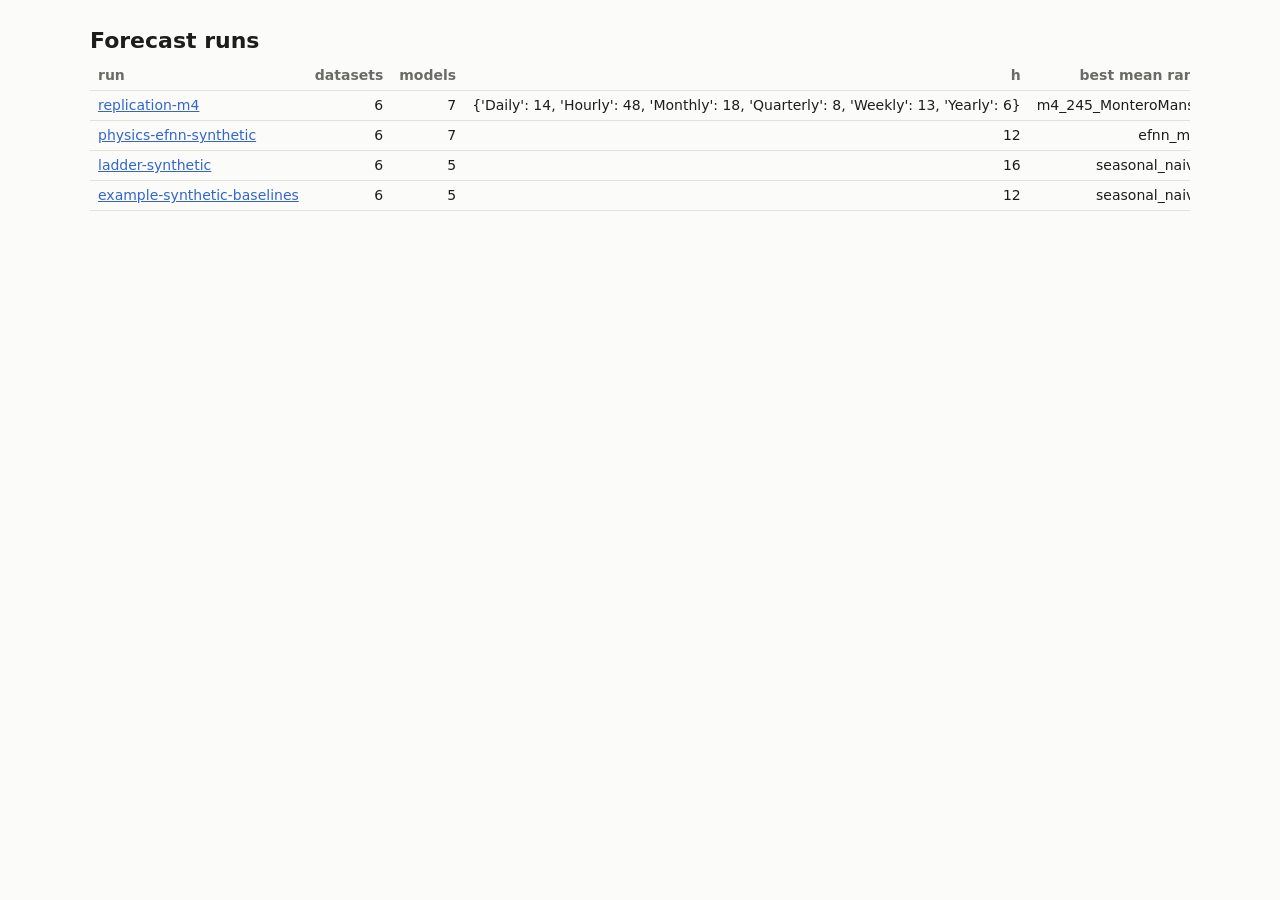
<file: results/index.html>
<!doctype html><html lang=en><head><meta charset=utf-8><meta name=viewport content='width=device-width,initial-scale=1'><title>Forecast runs</title><style>
:root{--bg:#fbfbfa;--fg:#1d1d1b;--muted:#6b6b66;--line:#e2e1dc;--card:#fff;--good:#1a7f4b;--bad:#b3261e;
--s1:#3366cc;--s2:#dc3912;--s3:#109618;--s4:#ff9900;--s5:#990099;--s6:#0099c6;--s7:#dd4477;--s8:#66aa00}
@media (prefers-color-scheme:dark){:root{--bg:#161615;--fg:#ecebe6;--muted:#a09f99;--line:#33322f;--card:#1e1e1c;
--good:#5cc98f;--bad:#f2867e;--s1:#7aa2f7;--s2:#f7768e;--s3:#9ece6a;--s4:#e0af68;--s5:#bb9af7;--s6:#7dcfff;--s7:#ff9e64;--s8:#c3e88d}}
body{background:var(--bg);color:var(--fg);font:14px/1.5 system-ui,-apple-system,sans-serif;margin:0 auto;max-width:1100px;padding:24px 16px}
h1{font-size:22px;margin:0 0 4px}h2{font-size:17px;margin:32px 0 8px}h3{font-size:14px;margin:16px 0 4px}
.muted{color:var(--muted)}.wrap{overflow-x:auto}table{border-collapse:collapse;font-variant-numeric:tabular-nums;width:100%}
th,td{border-bottom:1px solid var(--line);padding:4px 8px;text-align:right;white-space:nowrap}th:first-child,td:first-child{text-align:left}
th{color:var(--muted);font-weight:600}.good{color:var(--good)}.bad{color:var(--bad)}
.grid{display:grid;gap:16px;grid-template-columns:repeat(auto-fill,minmax(320px,1fr))}
.card{background:var(--card);border:1px solid var(--line);border-radius:8px;padding:12px}
svg text{fill:var(--muted);font-size:10px}.legend span{display:inline-block;margin-right:12px}
td.txt,th.txt{text-align:left}code{font-size:12px}a{color:var(--s1)}
</style></head><body><h1>Forecast runs</h1><div class=wrap><table><thead><tr><th>run</th><th>datasets</th><th>models</th><th>h</th><th>best mean rank</th></tr></thead><tbody><tr><td><a href='replication-m4/report.html'>replication-m4</a></td><td>6</td><td>7</td><td>{'Daily': 14, 'Hourly': 48, 'Monthly': 18, 'Quarterly': 8, 'Weekly': 13, 'Yearly': 6}</td><td>m4_245_MonteroManso</td></tr><tr><td><a href='physics-efnn-synthetic/report.html'>physics-efnn-synthetic</a></td><td>6</td><td>7</td><td>12</td><td>efnn_mlp</td></tr><tr><td><a href='ladder-synthetic/report.html'>ladder-synthetic</a></td><td>6</td><td>5</td><td>16</td><td>seasonal_naive</td></tr><tr><td><a href='example-synthetic-baselines/report.html'>example-synthetic-baselines</a></td><td>6</td><td>5</td><td>12</td><td>seasonal_naive</td></tr></tbody></table></div></body></html>
</file>
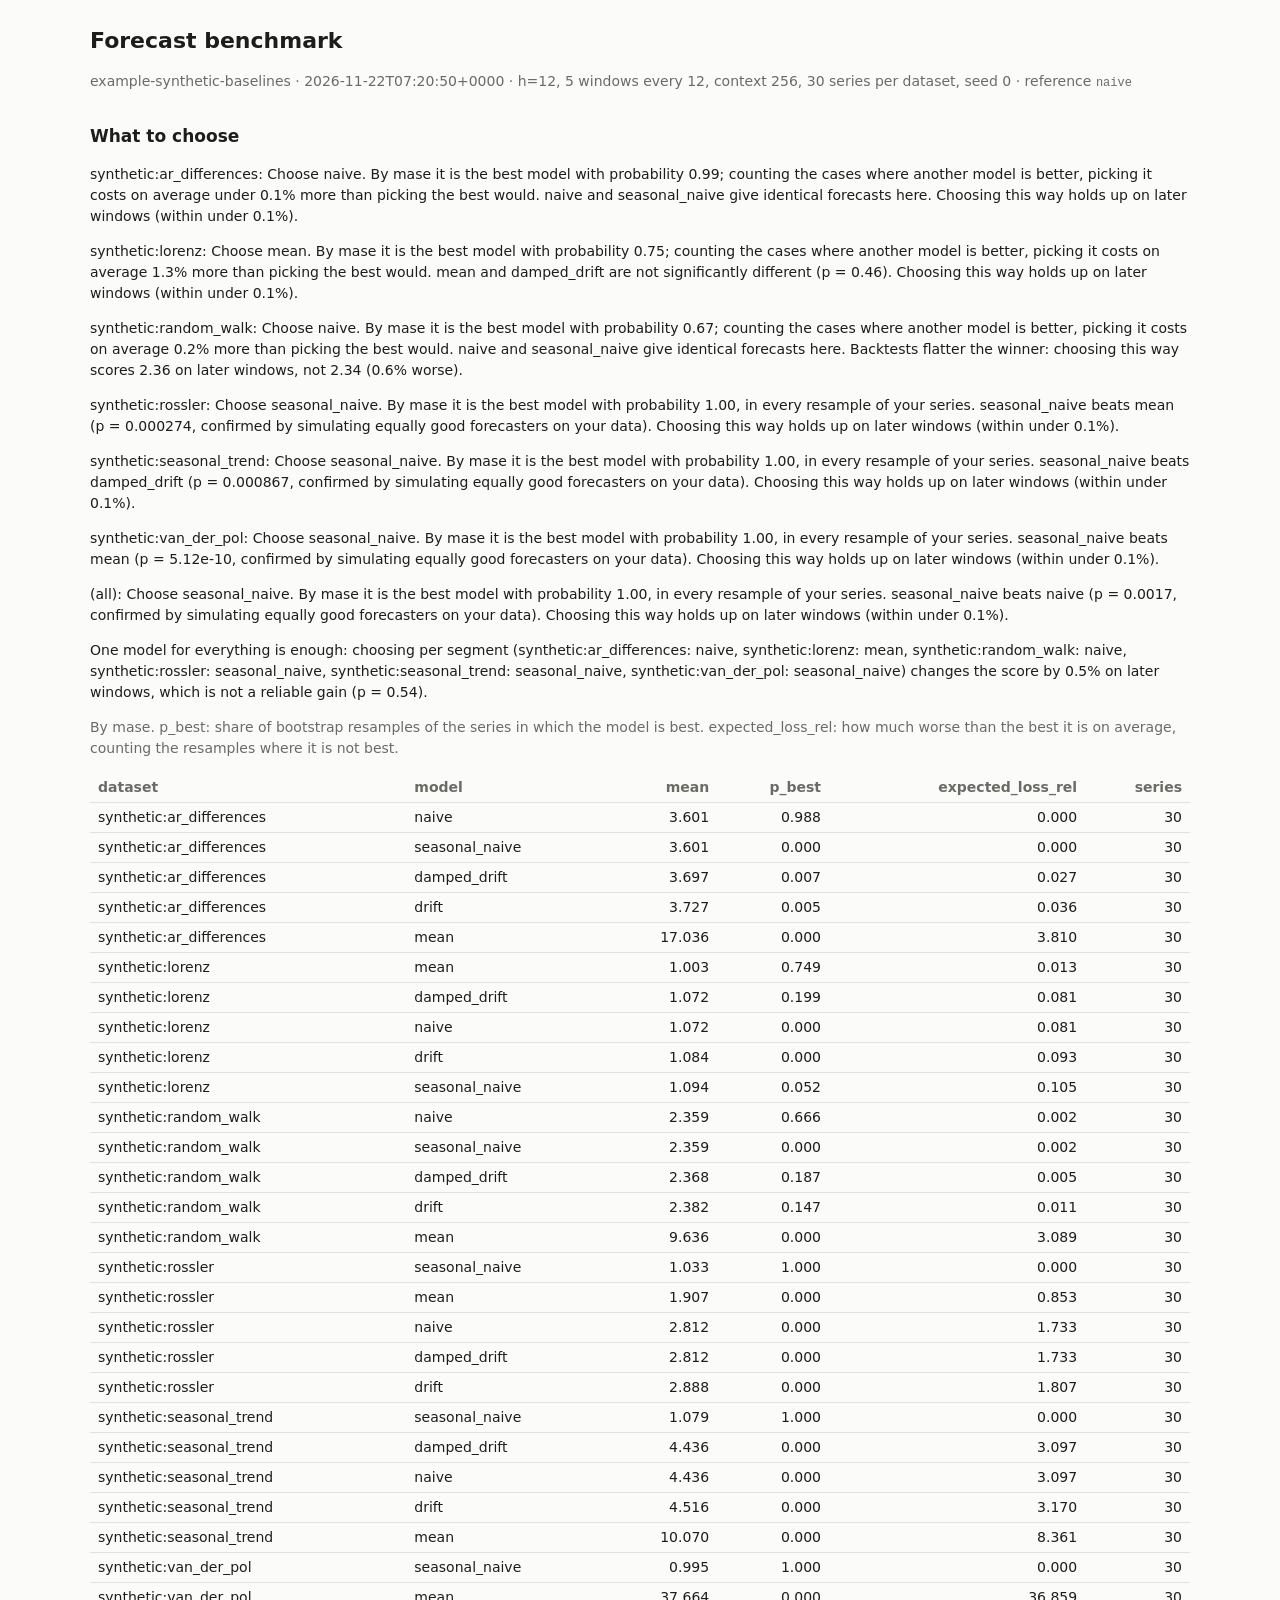
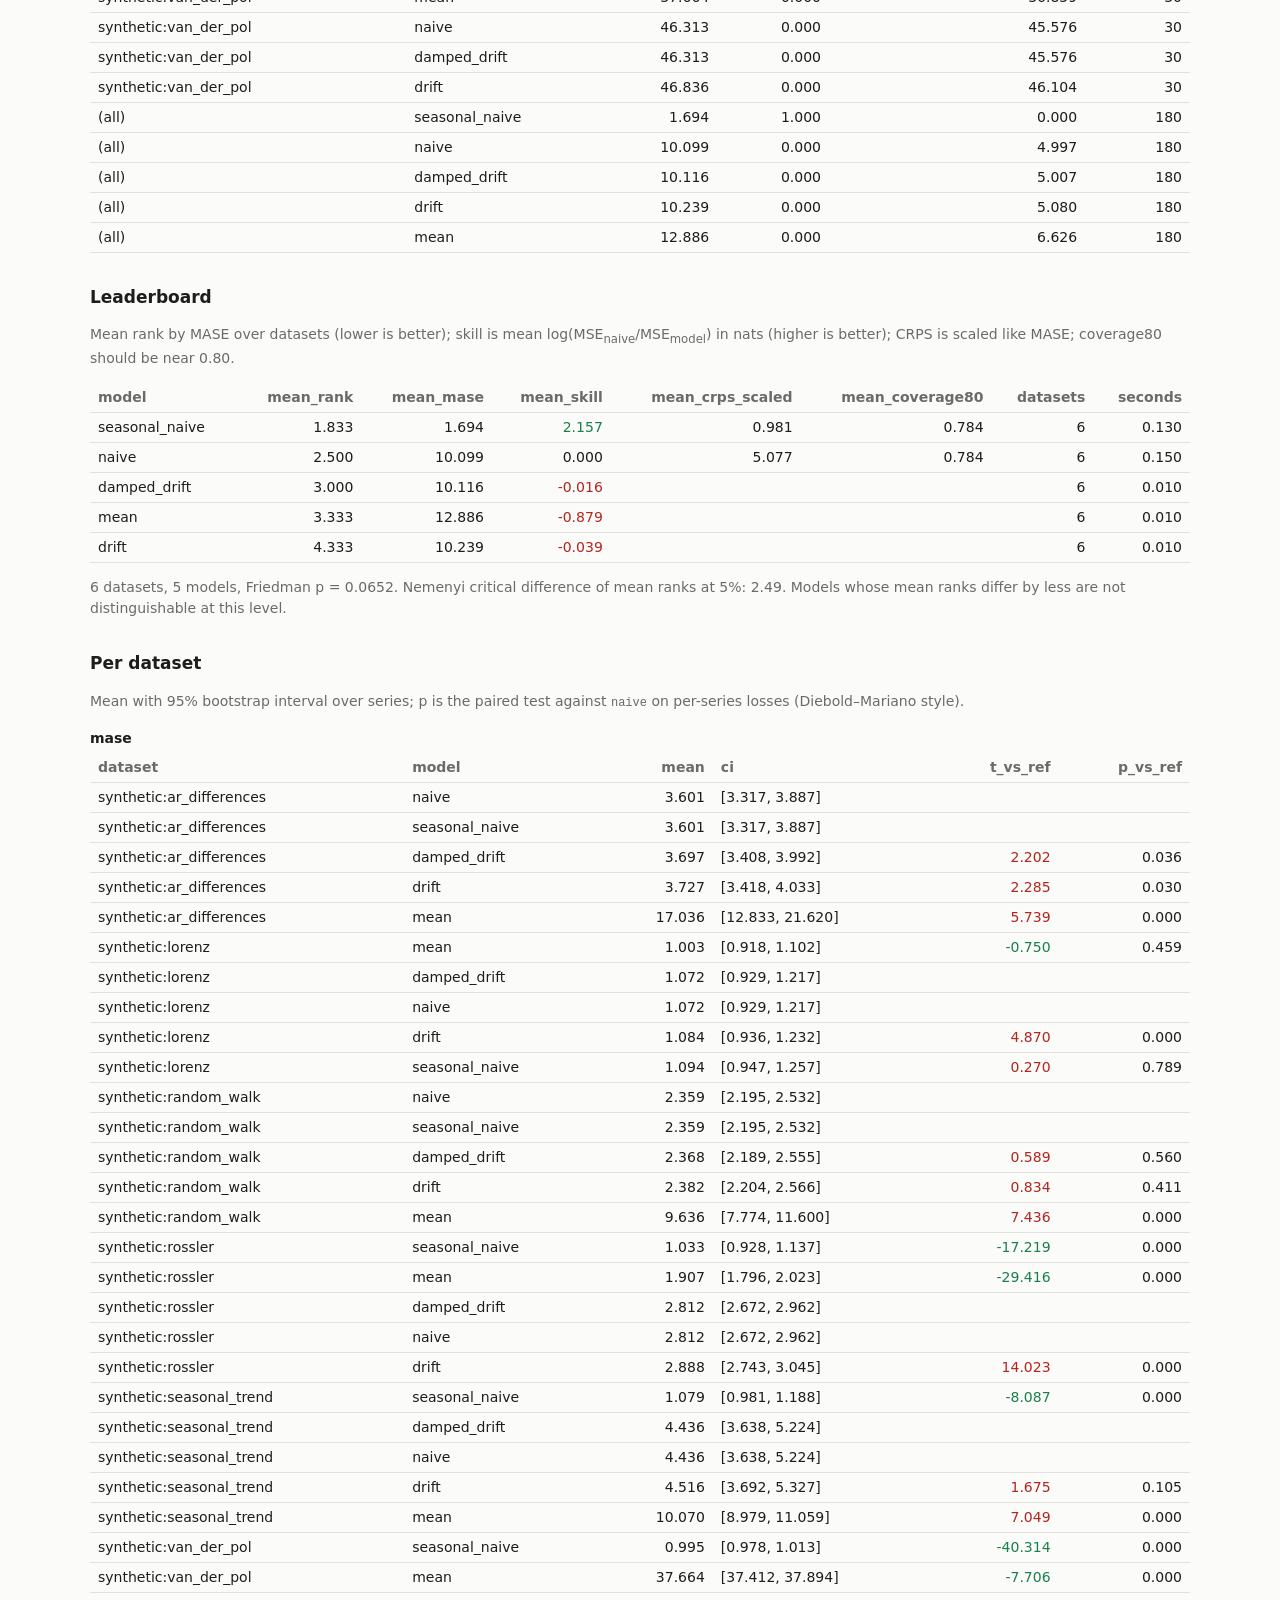
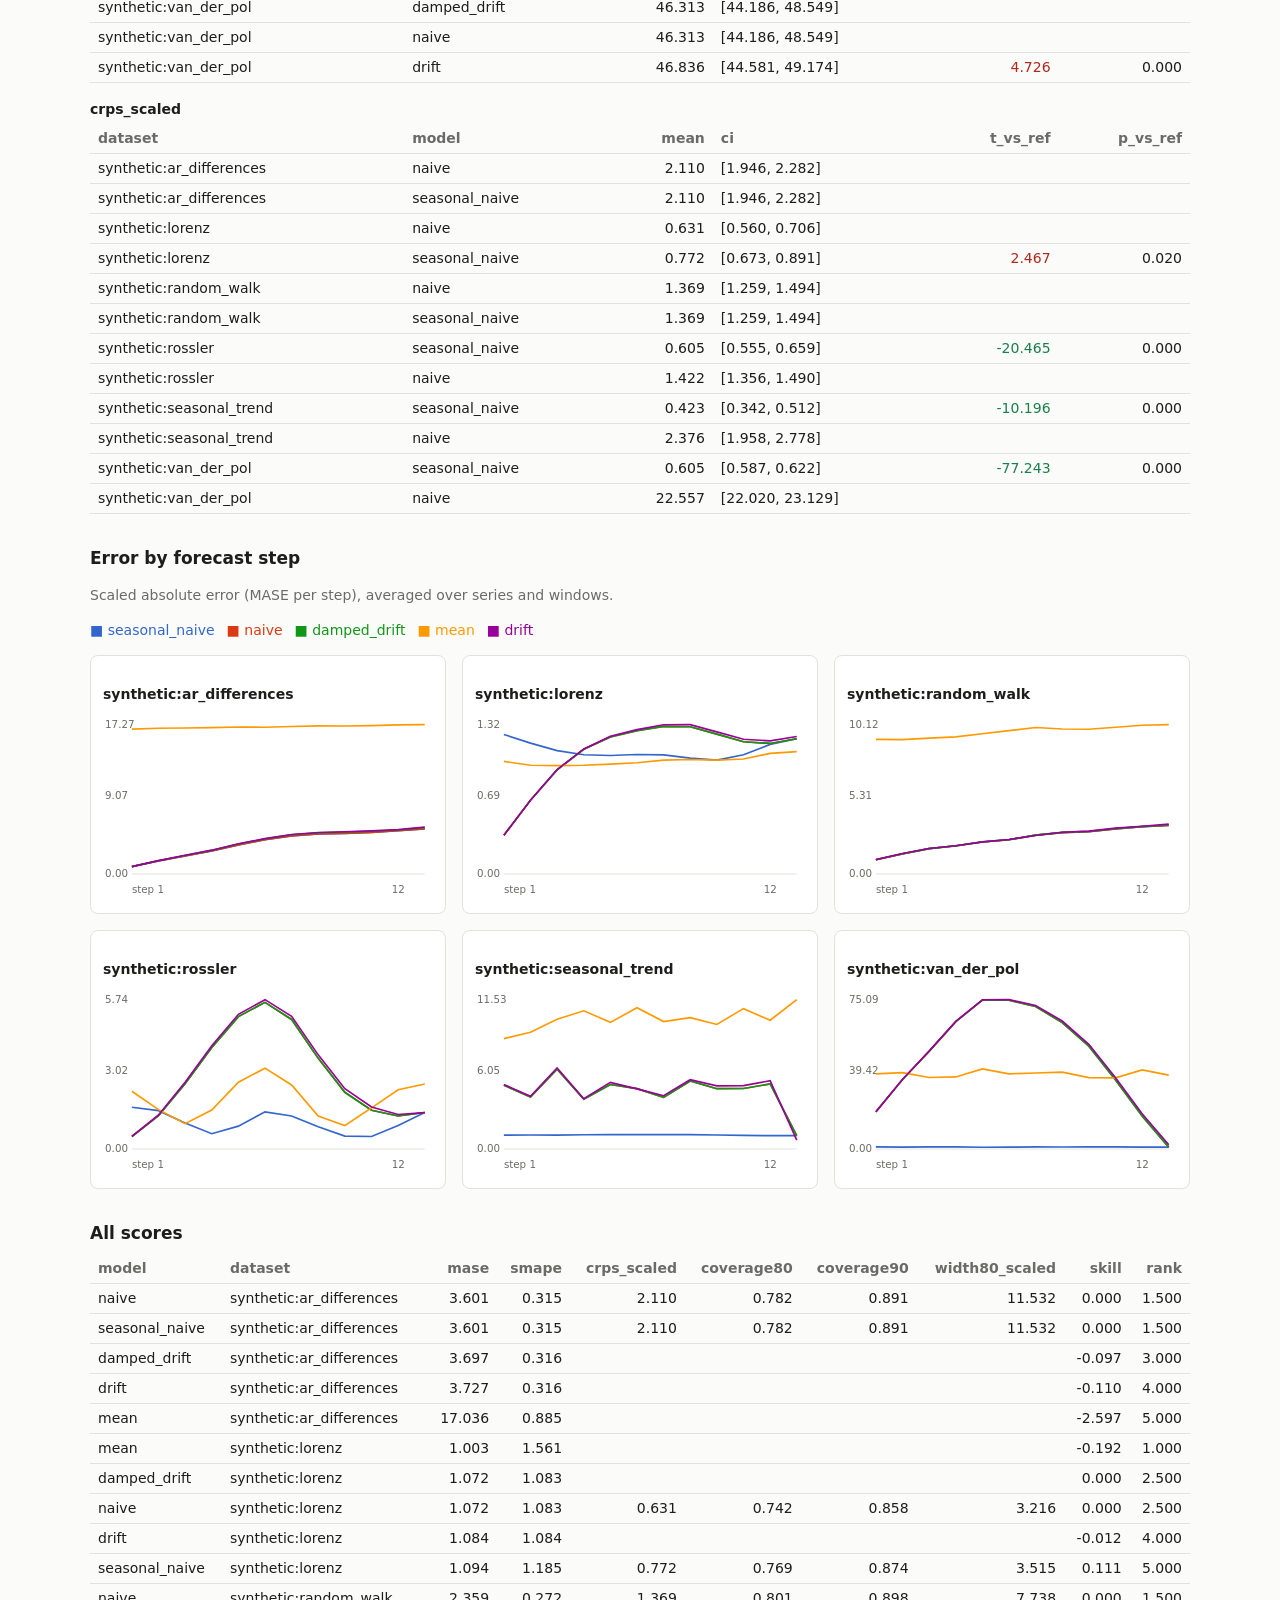
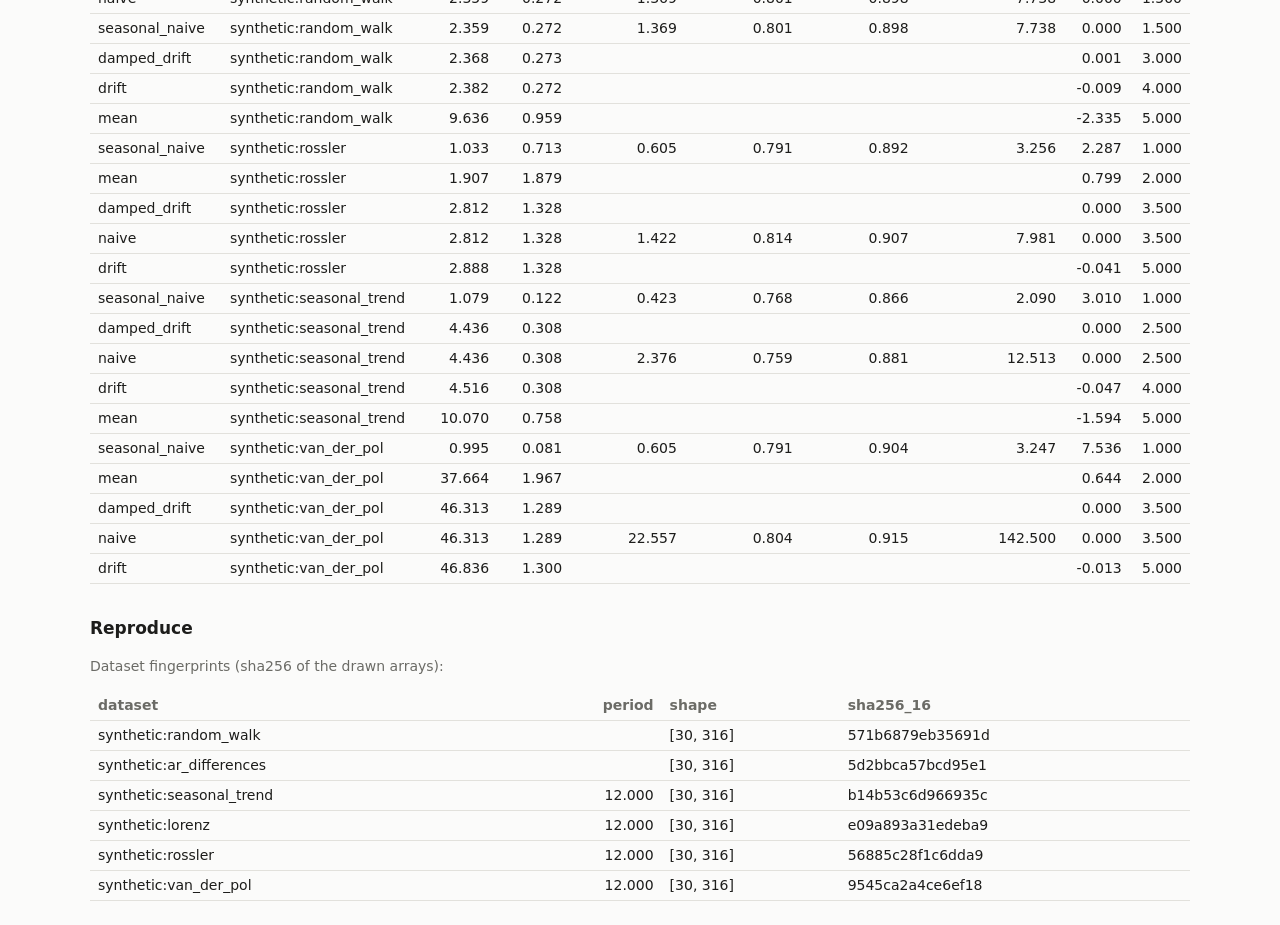
<file: results/example-synthetic-baselines/report.html>
<!doctype html><html lang=en><head><meta charset=utf-8><meta name=viewport content='width=device-width,initial-scale=1'><title>Forecast benchmark</title><style>
:root{--bg:#fbfbfa;--fg:#1d1d1b;--muted:#6b6b66;--line:#e2e1dc;--card:#fff;--good:#1a7f4b;--bad:#b3261e;
--s1:#3366cc;--s2:#dc3912;--s3:#109618;--s4:#ff9900;--s5:#990099;--s6:#0099c6;--s7:#dd4477;--s8:#66aa00}
@media (prefers-color-scheme:dark){:root{--bg:#161615;--fg:#ecebe6;--muted:#a09f99;--line:#33322f;--card:#1e1e1c;
--good:#5cc98f;--bad:#f2867e;--s1:#7aa2f7;--s2:#f7768e;--s3:#9ece6a;--s4:#e0af68;--s5:#bb9af7;--s6:#7dcfff;--s7:#ff9e64;--s8:#c3e88d}}
body{background:var(--bg);color:var(--fg);font:14px/1.5 system-ui,-apple-system,sans-serif;margin:0 auto;max-width:1100px;padding:24px 16px}
h1{font-size:22px;margin:0 0 4px}h2{font-size:17px;margin:32px 0 8px}h3{font-size:14px;margin:16px 0 4px}
.muted{color:var(--muted)}.wrap{overflow-x:auto}table{border-collapse:collapse;font-variant-numeric:tabular-nums;width:100%}
th,td{border-bottom:1px solid var(--line);padding:4px 8px;text-align:right;white-space:nowrap}th:first-child,td:first-child{text-align:left}
th{color:var(--muted);font-weight:600}.good{color:var(--good)}.bad{color:var(--bad)}
.grid{display:grid;gap:16px;grid-template-columns:repeat(auto-fill,minmax(320px,1fr))}
.card{background:var(--card);border:1px solid var(--line);border-radius:8px;padding:12px}
svg text{fill:var(--muted);font-size:10px}.legend span{display:inline-block;margin-right:12px}
td.txt,th.txt{text-align:left}code{font-size:12px}a{color:var(--s1)}
</style></head><body>
<h1>Forecast benchmark</h1><p class=muted>example-synthetic-baselines · 2026-11-22T07:20:50+0000 · h=12, 5 windows every 12, context 256, 30 series per dataset, seed 0 · reference <code>naive</code></p>
<h2>What to choose</h2><p>synthetic:ar_differences: Choose naive. By mase it is the best model with probability 0.99; counting the cases where another model is better, picking it costs on average under 0.1% more than picking the best would. naive and seasonal_naive give identical forecasts here. Choosing this way holds up on later windows (within under 0.1%).</p><p>synthetic:lorenz: Choose mean. By mase it is the best model with probability 0.75; counting the cases where another model is better, picking it costs on average 1.3% more than picking the best would. mean and damped_drift are not significantly different (p = 0.46). Choosing this way holds up on later windows (within under 0.1%).</p><p>synthetic:random_walk: Choose naive. By mase it is the best model with probability 0.67; counting the cases where another model is better, picking it costs on average 0.2% more than picking the best would. naive and seasonal_naive give identical forecasts here. Backtests flatter the winner: choosing this way scores 2.36 on later windows, not 2.34 (0.6% worse).</p><p>synthetic:rossler: Choose seasonal_naive. By mase it is the best model with probability 1.00, in every resample of your series. seasonal_naive beats mean (p = 0.000274, confirmed by simulating equally good forecasters on your data). Choosing this way holds up on later windows (within under 0.1%).</p><p>synthetic:seasonal_trend: Choose seasonal_naive. By mase it is the best model with probability 1.00, in every resample of your series. seasonal_naive beats damped_drift (p = 0.000867, confirmed by simulating equally good forecasters on your data). Choosing this way holds up on later windows (within under 0.1%).</p><p>synthetic:van_der_pol: Choose seasonal_naive. By mase it is the best model with probability 1.00, in every resample of your series. seasonal_naive beats mean (p = 5.12e-10, confirmed by simulating equally good forecasters on your data). Choosing this way holds up on later windows (within under 0.1%).</p><p>(all): Choose seasonal_naive. By mase it is the best model with probability 1.00, in every resample of your series. seasonal_naive beats naive (p = 0.0017, confirmed by simulating equally good forecasters on your data). Choosing this way holds up on later windows (within under 0.1%).</p><p>One model for everything is enough: choosing per segment (synthetic:ar_differences: naive, synthetic:lorenz: mean, synthetic:random_walk: naive, synthetic:rossler: seasonal_naive, synthetic:seasonal_trend: seasonal_naive, synthetic:van_der_pol: seasonal_naive) changes the score by 0.5% on later windows, which is not a reliable gain (p = 0.54).</p>
<p class=muted>By mase. p_best: share of bootstrap resamples of the series in which the model is best. expected_loss_rel: how much worse than the best it is on average, counting the resamples where it is not best.</p>
<div class="wrap"><table><thead><tr><th class="txt">dataset</th><th class="txt">model</th><th class="">mean</th><th class="">p_best</th><th class="">expected_loss_rel</th><th class="">series</th></tr></thead><tbody><tr><td class="txt">synthetic:ar_differences</td><td class="txt">naive</td><td class="">3.601</td><td class="">0.988</td><td class="">0.000</td><td class="">30</td></tr><tr><td class="txt">synthetic:ar_differences</td><td class="txt">seasonal_naive</td><td class="">3.601</td><td class="">0.000</td><td class="">0.000</td><td class="">30</td></tr><tr><td class="txt">synthetic:ar_differences</td><td class="txt">damped_drift</td><td class="">3.697</td><td class="">0.007</td><td class="">0.027</td><td class="">30</td></tr><tr><td class="txt">synthetic:ar_differences</td><td class="txt">drift</td><td class="">3.727</td><td class="">0.005</td><td class="">0.036</td><td class="">30</td></tr><tr><td class="txt">synthetic:ar_differences</td><td class="txt">mean</td><td class="">17.036</td><td class="">0.000</td><td class="">3.810</td><td class="">30</td></tr><tr><td class="txt">synthetic:lorenz</td><td class="txt">mean</td><td class="">1.003</td><td class="">0.749</td><td class="">0.013</td><td class="">30</td></tr><tr><td class="txt">synthetic:lorenz</td><td class="txt">damped_drift</td><td class="">1.072</td><td class="">0.199</td><td class="">0.081</td><td class="">30</td></tr><tr><td class="txt">synthetic:lorenz</td><td class="txt">naive</td><td class="">1.072</td><td class="">0.000</td><td class="">0.081</td><td class="">30</td></tr><tr><td class="txt">synthetic:lorenz</td><td class="txt">drift</td><td class="">1.084</td><td class="">0.000</td><td class="">0.093</td><td class="">30</td></tr><tr><td class="txt">synthetic:lorenz</td><td class="txt">seasonal_naive</td><td class="">1.094</td><td class="">0.052</td><td class="">0.105</td><td class="">30</td></tr><tr><td class="txt">synthetic:random_walk</td><td class="txt">naive</td><td class="">2.359</td><td class="">0.666</td><td class="">0.002</td><td class="">30</td></tr><tr><td class="txt">synthetic:random_walk</td><td class="txt">seasonal_naive</td><td class="">2.359</td><td class="">0.000</td><td class="">0.002</td><td class="">30</td></tr><tr><td class="txt">synthetic:random_walk</td><td class="txt">damped_drift</td><td class="">2.368</td><td class="">0.187</td><td class="">0.005</td><td class="">30</td></tr><tr><td class="txt">synthetic:random_walk</td><td class="txt">drift</td><td class="">2.382</td><td class="">0.147</td><td class="">0.011</td><td class="">30</td></tr><tr><td class="txt">synthetic:random_walk</td><td class="txt">mean</td><td class="">9.636</td><td class="">0.000</td><td class="">3.089</td><td class="">30</td></tr><tr><td class="txt">synthetic:rossler</td><td class="txt">seasonal_naive</td><td class="">1.033</td><td class="">1.000</td><td class="">0.000</td><td class="">30</td></tr><tr><td class="txt">synthetic:rossler</td><td class="txt">mean</td><td class="">1.907</td><td class="">0.000</td><td class="">0.853</td><td class="">30</td></tr><tr><td class="txt">synthetic:rossler</td><td class="txt">naive</td><td class="">2.812</td><td class="">0.000</td><td class="">1.733</td><td class="">30</td></tr><tr><td class="txt">synthetic:rossler</td><td class="txt">damped_drift</td><td class="">2.812</td><td class="">0.000</td><td class="">1.733</td><td class="">30</td></tr><tr><td class="txt">synthetic:rossler</td><td class="txt">drift</td><td class="">2.888</td><td class="">0.000</td><td class="">1.807</td><td class="">30</td></tr><tr><td class="txt">synthetic:seasonal_trend</td><td class="txt">seasonal_naive</td><td class="">1.079</td><td class="">1.000</td><td class="">0.000</td><td class="">30</td></tr><tr><td class="txt">synthetic:seasonal_trend</td><td class="txt">damped_drift</td><td class="">4.436</td><td class="">0.000</td><td class="">3.097</td><td class="">30</td></tr><tr><td class="txt">synthetic:seasonal_trend</td><td class="txt">naive</td><td class="">4.436</td><td class="">0.000</td><td class="">3.097</td><td class="">30</td></tr><tr><td class="txt">synthetic:seasonal_trend</td><td class="txt">drift</td><td class="">4.516</td><td class="">0.000</td><td class="">3.170</td><td class="">30</td></tr><tr><td class="txt">synthetic:seasonal_trend</td><td class="txt">mean</td><td class="">10.070</td><td class="">0.000</td><td class="">8.361</td><td class="">30</td></tr><tr><td class="txt">synthetic:van_der_pol</td><td class="txt">seasonal_naive</td><td class="">0.995</td><td class="">1.000</td><td class="">0.000</td><td class="">30</td></tr><tr><td class="txt">synthetic:van_der_pol</td><td class="txt">mean</td><td class="">37.664</td><td class="">0.000</td><td class="">36.859</td><td class="">30</td></tr><tr><td class="txt">synthetic:van_der_pol</td><td class="txt">naive</td><td class="">46.313</td><td class="">0.000</td><td class="">45.576</td><td class="">30</td></tr><tr><td class="txt">synthetic:van_der_pol</td><td class="txt">damped_drift</td><td class="">46.313</td><td class="">0.000</td><td class="">45.576</td><td class="">30</td></tr><tr><td class="txt">synthetic:van_der_pol</td><td class="txt">drift</td><td class="">46.836</td><td class="">0.000</td><td class="">46.104</td><td class="">30</td></tr><tr><td class="txt">(all)</td><td class="txt">seasonal_naive</td><td class="">1.694</td><td class="">1.000</td><td class="">0.000</td><td class="">180</td></tr><tr><td class="txt">(all)</td><td class="txt">naive</td><td class="">10.099</td><td class="">0.000</td><td class="">4.997</td><td class="">180</td></tr><tr><td class="txt">(all)</td><td class="txt">damped_drift</td><td class="">10.116</td><td class="">0.000</td><td class="">5.007</td><td class="">180</td></tr><tr><td class="txt">(all)</td><td class="txt">drift</td><td class="">10.239</td><td class="">0.000</td><td class="">5.080</td><td class="">180</td></tr><tr><td class="txt">(all)</td><td class="txt">mean</td><td class="">12.886</td><td class="">0.000</td><td class="">6.626</td><td class="">180</td></tr></tbody></table></div>
<h2>Leaderboard</h2><p class=muted>Mean rank by MASE over datasets (lower is better); skill is mean log(MSE<sub>naive</sub>/MSE<sub>model</sub>) in nats (higher is better); CRPS is scaled like MASE; coverage80 should be near 0.80.</p>
<div class="wrap"><table><thead><tr><th class="txt">model</th><th class="">mean_rank</th><th class="">mean_mase</th><th class="">mean_skill</th><th class="">mean_crps_scaled</th><th class="">mean_coverage80</th><th class="">datasets</th><th class="">seconds</th></tr></thead><tbody><tr><td class="txt">seasonal_naive</td><td class="">1.833</td><td class="">1.694</td><td class="good">2.157</td><td class="">0.981</td><td class="">0.784</td><td class="">6</td><td class="">0.130</td></tr><tr><td class="txt">naive</td><td class="">2.500</td><td class="">10.099</td><td class="">0.000</td><td class="">5.077</td><td class="">0.784</td><td class="">6</td><td class="">0.150</td></tr><tr><td class="txt">damped_drift</td><td class="">3.000</td><td class="">10.116</td><td class="bad">-0.016</td><td class=""></td><td class=""></td><td class="">6</td><td class="">0.010</td></tr><tr><td class="txt">mean</td><td class="">3.333</td><td class="">12.886</td><td class="bad">-0.879</td><td class=""></td><td class=""></td><td class="">6</td><td class="">0.010</td></tr><tr><td class="txt">drift</td><td class="">4.333</td><td class="">10.239</td><td class="bad">-0.039</td><td class=""></td><td class=""></td><td class="">6</td><td class="">0.010</td></tr></tbody></table></div>
<p class=muted>6 datasets, 5 models, Friedman p = 0.0652. Nemenyi critical difference of mean ranks at 5%: 2.49. Models whose mean ranks differ by less are not distinguishable at this level.</p>
<h2>Per dataset</h2><p class=muted>Mean with 95% bootstrap interval over series; p is the paired test against <code>naive</code> on per-series losses (Diebold–Mariano style).</p>
<h3>mase</h3><div class="wrap"><table><thead><tr><th class="txt">dataset</th><th class="txt">model</th><th class="">mean</th><th class="txt">ci</th><th class="">t_vs_ref</th><th class="">p_vs_ref</th></tr></thead><tbody><tr><td class="txt">synthetic:ar_differences</td><td class="txt">naive</td><td class="">3.601</td><td class="txt">[3.317, 3.887]</td><td class=""></td><td class=""></td></tr><tr><td class="txt">synthetic:ar_differences</td><td class="txt">seasonal_naive</td><td class="">3.601</td><td class="txt">[3.317, 3.887]</td><td class=""></td><td class=""></td></tr><tr><td class="txt">synthetic:ar_differences</td><td class="txt">damped_drift</td><td class="">3.697</td><td class="txt">[3.408, 3.992]</td><td class="bad">2.202</td><td class="">0.036</td></tr><tr><td class="txt">synthetic:ar_differences</td><td class="txt">drift</td><td class="">3.727</td><td class="txt">[3.418, 4.033]</td><td class="bad">2.285</td><td class="">0.030</td></tr><tr><td class="txt">synthetic:ar_differences</td><td class="txt">mean</td><td class="">17.036</td><td class="txt">[12.833, 21.620]</td><td class="bad">5.739</td><td class="">0.000</td></tr><tr><td class="txt">synthetic:lorenz</td><td class="txt">mean</td><td class="">1.003</td><td class="txt">[0.918, 1.102]</td><td class="good">-0.750</td><td class="">0.459</td></tr><tr><td class="txt">synthetic:lorenz</td><td class="txt">damped_drift</td><td class="">1.072</td><td class="txt">[0.929, 1.217]</td><td class=""></td><td class=""></td></tr><tr><td class="txt">synthetic:lorenz</td><td class="txt">naive</td><td class="">1.072</td><td class="txt">[0.929, 1.217]</td><td class=""></td><td class=""></td></tr><tr><td class="txt">synthetic:lorenz</td><td class="txt">drift</td><td class="">1.084</td><td class="txt">[0.936, 1.232]</td><td class="bad">4.870</td><td class="">0.000</td></tr><tr><td class="txt">synthetic:lorenz</td><td class="txt">seasonal_naive</td><td class="">1.094</td><td class="txt">[0.947, 1.257]</td><td class="bad">0.270</td><td class="">0.789</td></tr><tr><td class="txt">synthetic:random_walk</td><td class="txt">naive</td><td class="">2.359</td><td class="txt">[2.195, 2.532]</td><td class=""></td><td class=""></td></tr><tr><td class="txt">synthetic:random_walk</td><td class="txt">seasonal_naive</td><td class="">2.359</td><td class="txt">[2.195, 2.532]</td><td class=""></td><td class=""></td></tr><tr><td class="txt">synthetic:random_walk</td><td class="txt">damped_drift</td><td class="">2.368</td><td class="txt">[2.189, 2.555]</td><td class="bad">0.589</td><td class="">0.560</td></tr><tr><td class="txt">synthetic:random_walk</td><td class="txt">drift</td><td class="">2.382</td><td class="txt">[2.204, 2.566]</td><td class="bad">0.834</td><td class="">0.411</td></tr><tr><td class="txt">synthetic:random_walk</td><td class="txt">mean</td><td class="">9.636</td><td class="txt">[7.774, 11.600]</td><td class="bad">7.436</td><td class="">0.000</td></tr><tr><td class="txt">synthetic:rossler</td><td class="txt">seasonal_naive</td><td class="">1.033</td><td class="txt">[0.928, 1.137]</td><td class="good">-17.219</td><td class="">0.000</td></tr><tr><td class="txt">synthetic:rossler</td><td class="txt">mean</td><td class="">1.907</td><td class="txt">[1.796, 2.023]</td><td class="good">-29.416</td><td class="">0.000</td></tr><tr><td class="txt">synthetic:rossler</td><td class="txt">damped_drift</td><td class="">2.812</td><td class="txt">[2.672, 2.962]</td><td class=""></td><td class=""></td></tr><tr><td class="txt">synthetic:rossler</td><td class="txt">naive</td><td class="">2.812</td><td class="txt">[2.672, 2.962]</td><td class=""></td><td class=""></td></tr><tr><td class="txt">synthetic:rossler</td><td class="txt">drift</td><td class="">2.888</td><td class="txt">[2.743, 3.045]</td><td class="bad">14.023</td><td class="">0.000</td></tr><tr><td class="txt">synthetic:seasonal_trend</td><td class="txt">seasonal_naive</td><td class="">1.079</td><td class="txt">[0.981, 1.188]</td><td class="good">-8.087</td><td class="">0.000</td></tr><tr><td class="txt">synthetic:seasonal_trend</td><td class="txt">damped_drift</td><td class="">4.436</td><td class="txt">[3.638, 5.224]</td><td class=""></td><td class=""></td></tr><tr><td class="txt">synthetic:seasonal_trend</td><td class="txt">naive</td><td class="">4.436</td><td class="txt">[3.638, 5.224]</td><td class=""></td><td class=""></td></tr><tr><td class="txt">synthetic:seasonal_trend</td><td class="txt">drift</td><td class="">4.516</td><td class="txt">[3.692, 5.327]</td><td class="bad">1.675</td><td class="">0.105</td></tr><tr><td class="txt">synthetic:seasonal_trend</td><td class="txt">mean</td><td class="">10.070</td><td class="txt">[8.979, 11.059]</td><td class="bad">7.049</td><td class="">0.000</td></tr><tr><td class="txt">synthetic:van_der_pol</td><td class="txt">seasonal_naive</td><td class="">0.995</td><td class="txt">[0.978, 1.013]</td><td class="good">-40.314</td><td class="">0.000</td></tr><tr><td class="txt">synthetic:van_der_pol</td><td class="txt">mean</td><td class="">37.664</td><td class="txt">[37.412, 37.894]</td><td class="good">-7.706</td><td class="">0.000</td></tr><tr><td class="txt">synthetic:van_der_pol</td><td class="txt">damped_drift</td><td class="">46.313</td><td class="txt">[44.186, 48.549]</td><td class=""></td><td class=""></td></tr><tr><td class="txt">synthetic:van_der_pol</td><td class="txt">naive</td><td class="">46.313</td><td class="txt">[44.186, 48.549]</td><td class=""></td><td class=""></td></tr><tr><td class="txt">synthetic:van_der_pol</td><td class="txt">drift</td><td class="">46.836</td><td class="txt">[44.581, 49.174]</td><td class="bad">4.726</td><td class="">0.000</td></tr></tbody></table></div>
<h3>crps_scaled</h3><div class="wrap"><table><thead><tr><th class="txt">dataset</th><th class="txt">model</th><th class="">mean</th><th class="txt">ci</th><th class="">t_vs_ref</th><th class="">p_vs_ref</th></tr></thead><tbody><tr><td class="txt">synthetic:ar_differences</td><td class="txt">naive</td><td class="">2.110</td><td class="txt">[1.946, 2.282]</td><td class=""></td><td class=""></td></tr><tr><td class="txt">synthetic:ar_differences</td><td class="txt">seasonal_naive</td><td class="">2.110</td><td class="txt">[1.946, 2.282]</td><td class=""></td><td class=""></td></tr><tr><td class="txt">synthetic:lorenz</td><td class="txt">naive</td><td class="">0.631</td><td class="txt">[0.560, 0.706]</td><td class=""></td><td class=""></td></tr><tr><td class="txt">synthetic:lorenz</td><td class="txt">seasonal_naive</td><td class="">0.772</td><td class="txt">[0.673, 0.891]</td><td class="bad">2.467</td><td class="">0.020</td></tr><tr><td class="txt">synthetic:random_walk</td><td class="txt">naive</td><td class="">1.369</td><td class="txt">[1.259, 1.494]</td><td class=""></td><td class=""></td></tr><tr><td class="txt">synthetic:random_walk</td><td class="txt">seasonal_naive</td><td class="">1.369</td><td class="txt">[1.259, 1.494]</td><td class=""></td><td class=""></td></tr><tr><td class="txt">synthetic:rossler</td><td class="txt">seasonal_naive</td><td class="">0.605</td><td class="txt">[0.555, 0.659]</td><td class="good">-20.465</td><td class="">0.000</td></tr><tr><td class="txt">synthetic:rossler</td><td class="txt">naive</td><td class="">1.422</td><td class="txt">[1.356, 1.490]</td><td class=""></td><td class=""></td></tr><tr><td class="txt">synthetic:seasonal_trend</td><td class="txt">seasonal_naive</td><td class="">0.423</td><td class="txt">[0.342, 0.512]</td><td class="good">-10.196</td><td class="">0.000</td></tr><tr><td class="txt">synthetic:seasonal_trend</td><td class="txt">naive</td><td class="">2.376</td><td class="txt">[1.958, 2.778]</td><td class=""></td><td class=""></td></tr><tr><td class="txt">synthetic:van_der_pol</td><td class="txt">seasonal_naive</td><td class="">0.605</td><td class="txt">[0.587, 0.622]</td><td class="good">-77.243</td><td class="">0.000</td></tr><tr><td class="txt">synthetic:van_der_pol</td><td class="txt">naive</td><td class="">22.557</td><td class="txt">[22.020, 23.129]</td><td class=""></td><td class=""></td></tr></tbody></table></div>
<h2>Error by forecast step</h2><p class=muted>Scaled absolute error (MASE per step), averaged over series and windows.</p><p class=legend><span style="color:var(--s1)">■ seasonal_naive</span><span style="color:var(--s2)">■ naive</span><span style="color:var(--s3)">■ damped_drift</span><span style="color:var(--s4)">■ mean</span><span style="color:var(--s5)">■ drift</span></p>
<div class="grid"><div class="card"><h3>synthetic:ar_differences</h3><svg viewBox="0 0 320 180" width="100%" role="img" aria-label="scaled error by step"><line x1="28" y1="160.0" x2="312" y2="160.0" stroke="var(--line)"/><text x="2" y="163.0">0.00</text><text x="2" y="87.0">9.07</text><text x="2" y="18.23809523809524">17.27</text><text x="28" y="178">step 1</text><text x="280" y="178">12</text><polyline fill="none" stroke="var(--s1)" stroke-width="1.6" points="28.0,152.9 53.8,147.3 79.6,142.4 105.5,137.7 131.3,131.8 157.1,126.7 182.9,123.2 208.7,121.1 234.5,120.6 260.4,119.7 286.2,118.0 312.0,116.4"/><polyline fill="none" stroke="var(--s2)" stroke-width="1.6" points="28.0,152.9 53.8,147.3 79.6,142.4 105.5,137.7 131.3,131.8 157.1,126.7 182.9,123.2 208.7,121.1 234.5,120.6 260.4,119.7 286.2,118.0 312.0,116.4"/><polyline fill="none" stroke="var(--s3)" stroke-width="1.6" points="28.0,152.9 53.8,147.1 79.6,142.0 105.5,137.1 131.3,130.9 157.1,125.9 182.9,121.9 208.7,120.1 234.5,119.4 260.4,118.5 286.2,117.3 312.0,115.1"/><polyline fill="none" stroke="var(--s4)" stroke-width="1.6" points="28.0,19.5 53.8,18.7 79.6,18.4 105.5,18.0 131.3,17.5 157.1,17.7 182.9,17.0 208.7,16.3 234.5,16.5 260.4,16.1 286.2,15.4 312.0,15.2"/><polyline fill="none" stroke="var(--s5)" stroke-width="1.6" points="28.0,152.9 53.8,147.0 79.6,141.8 105.5,136.9 131.3,130.7 157.1,125.7 182.9,121.7 208.7,119.8 234.5,119.0 260.4,118.2 286.2,116.9 312.0,114.5"/></svg></div><div class="card"><h3>synthetic:lorenz</h3><svg viewBox="0 0 320 180" width="100%" role="img" aria-label="scaled error by step"><line x1="28" y1="160.0" x2="312" y2="160.0" stroke="var(--line)"/><text x="2" y="163.0">0.00</text><text x="2" y="87.0">0.69</text><text x="2" y="18.23809523809524">1.32</text><text x="28" y="178">step 1</text><text x="280" y="178">12</text><polyline fill="none" stroke="var(--s1)" stroke-width="1.6" points="28.0,24.7 53.8,33.1 79.6,40.4 105.5,44.4 131.3,45.1 157.1,44.1 182.9,44.5 208.7,47.6 234.5,49.5 260.4,44.4 286.2,34.3 312.0,28.9"/><polyline fill="none" stroke="var(--s2)" stroke-width="1.6" points="28.0,122.4 53.8,88.5 79.6,59.0 105.5,39.1 131.3,27.2 157.1,21.0 182.9,16.8 208.7,17.2 234.5,24.4 260.4,31.8 286.2,33.4 312.0,28.9"/><polyline fill="none" stroke="var(--s3)" stroke-width="1.6" points="28.0,122.4 53.8,88.5 79.6,59.0 105.5,39.1 131.3,27.2 157.1,21.0 182.9,16.8 208.7,17.2 234.5,24.4 260.4,31.8 286.2,33.4 312.0,28.9"/><polyline fill="none" stroke="var(--s4)" stroke-width="1.6" points="28.0,50.8 53.8,54.5 79.6,54.9 105.5,54.5 131.3,53.5 157.1,52.1 182.9,49.6 208.7,49.0 234.5,49.6 260.4,48.5 286.2,43.0 312.0,41.4"/><polyline fill="none" stroke="var(--s5)" stroke-width="1.6" points="28.0,122.5 53.8,88.4 79.6,58.7 105.5,38.7 131.3,26.4 157.1,20.0 182.9,15.3 208.7,15.2 234.5,22.2 260.4,29.3 286.2,30.9 312.0,26.7"/></svg></div><div class="card"><h3>synthetic:random_walk</h3><svg viewBox="0 0 320 180" width="100%" role="img" aria-label="scaled error by step"><line x1="28" y1="160.0" x2="312" y2="160.0" stroke="var(--line)"/><text x="2" y="163.0">0.00</text><text x="2" y="87.0">5.31</text><text x="2" y="18.23809523809524">10.12</text><text x="28" y="178">step 1</text><text x="280" y="178">12</text><polyline fill="none" stroke="var(--s1)" stroke-width="1.6" points="28.0,146.2 53.8,140.5 79.6,135.4 105.5,132.6 131.3,129.0 157.1,126.8 182.9,122.3 208.7,119.9 234.5,119.0 260.4,116.2 286.2,114.0 312.0,113.0"/><polyline fill="none" stroke="var(--s2)" stroke-width="1.6" points="28.0,146.2 53.8,140.5 79.6,135.4 105.5,132.6 131.3,129.0 157.1,126.8 182.9,122.3 208.7,119.9 234.5,119.0 260.4,116.2 286.2,114.0 312.0,113.0"/><polyline fill="none" stroke="var(--s3)" stroke-width="1.6" points="28.0,146.2 53.8,140.3 79.6,135.4 105.5,132.8 131.3,128.9 157.1,126.7 182.9,122.3 208.7,119.6 234.5,118.7 260.4,116.0 286.2,114.0 312.0,112.5"/><polyline fill="none" stroke="var(--s4)" stroke-width="1.6" points="28.0,29.5 53.8,29.7 79.6,28.3 105.5,27.0 131.3,24.0 157.1,21.0 182.9,17.9 208.7,19.4 234.5,19.6 260.4,17.7 286.2,15.8 312.0,15.2"/><polyline fill="none" stroke="var(--s5)" stroke-width="1.6" points="28.0,146.1 53.8,140.1 79.6,135.3 105.5,132.6 131.3,128.8 157.1,126.5 182.9,122.7 208.7,119.5 234.5,118.4 260.4,115.5 286.2,113.7 312.0,111.7"/></svg></div><div class="card"><h3>synthetic:rossler</h3><svg viewBox="0 0 320 180" width="100%" role="img" aria-label="scaled error by step"><line x1="28" y1="160.0" x2="312" y2="160.0" stroke="var(--line)"/><text x="2" y="163.0">0.00</text><text x="2" y="87.0">3.02</text><text x="2" y="18.23809523809524">5.74</text><text x="28" y="178">step 1</text><text x="280" y="178">12</text><polyline fill="none" stroke="var(--s1)" stroke-width="1.6" points="28.0,119.5 53.8,122.8 79.6,134.8 105.5,145.2 131.3,137.8 157.1,124.0 182.9,128.0 208.7,138.5 234.5,147.5 260.4,147.9 286.2,137.2 312.0,124.6"/><polyline fill="none" stroke="var(--s2)" stroke-width="1.6" points="28.0,147.9 53.8,127.7 79.6,96.6 105.5,61.5 131.3,31.6 157.1,17.8 182.9,34.4 208.7,72.1 234.5,105.0 260.4,122.4 286.2,128.0 312.0,124.6"/><polyline fill="none" stroke="var(--s3)" stroke-width="1.6" points="28.0,147.9 53.8,127.7 79.6,96.6 105.5,61.5 131.3,31.6 157.1,17.8 182.9,34.4 208.7,72.1 234.5,105.0 260.4,122.4 286.2,128.0 312.0,124.6"/><polyline fill="none" stroke="var(--s4)" stroke-width="1.6" points="28.0,104.0 53.8,121.8 79.6,135.4 105.5,122.2 131.3,95.3 157.1,81.6 182.9,97.9 208.7,128.1 234.5,137.3 260.4,120.1 286.2,102.6 312.0,97.0"/><polyline fill="none" stroke="var(--s5)" stroke-width="1.6" points="28.0,147.7 53.8,127.0 79.6,95.3 105.5,59.8 131.3,29.4 157.1,15.2 182.9,31.4 208.7,68.7 234.5,101.5 260.4,119.3 286.2,126.5 312.0,124.7"/></svg></div><div class="card"><h3>synthetic:seasonal_trend</h3><svg viewBox="0 0 320 180" width="100%" role="img" aria-label="scaled error by step"><line x1="28" y1="160.0" x2="312" y2="160.0" stroke="var(--line)"/><text x="2" y="163.0">0.00</text><text x="2" y="87.0">6.05</text><text x="2" y="18.23809523809524">11.53</text><text x="28" y="178">step 1</text><text x="280" y="178">12</text><polyline fill="none" stroke="var(--s1)" stroke-width="1.6" points="28.0,146.5 53.8,146.4 79.6,146.5 105.5,146.2 131.3,146.1 157.1,146.1 182.9,146.1 208.7,146.1 234.5,146.4 260.4,146.8 286.2,147.1 312.0,147.1"/><polyline fill="none" stroke="var(--s2)" stroke-width="1.6" points="28.0,98.1 53.8,109.7 79.6,82.5 105.5,111.7 131.3,97.5 157.1,101.5 182.9,109.9 208.7,94.0 234.5,101.5 260.4,101.3 286.2,96.9 312.0,147.1"/><polyline fill="none" stroke="var(--s3)" stroke-width="1.6" points="28.0,98.1 53.8,109.7 79.6,82.5 105.5,111.7 131.3,97.5 157.1,101.5 182.9,109.9 208.7,94.0 234.5,101.5 260.4,101.3 286.2,96.9 312.0,147.1"/><polyline fill="none" stroke="var(--s4)" stroke-width="1.6" points="28.0,53.0 53.8,46.8 79.6,34.2 105.5,26.0 131.3,37.2 157.1,23.0 182.9,36.4 208.7,32.6 234.5,39.2 260.4,23.9 286.2,35.1 312.0,15.2"/><polyline fill="none" stroke="var(--s5)" stroke-width="1.6" points="28.0,97.5 53.8,108.9 79.6,81.4 105.5,111.2 131.3,95.4 157.1,101.7 182.9,108.3 208.7,92.8 234.5,98.8 260.4,98.5 286.2,93.8 312.0,151.4"/></svg></div><div class="card"><h3>synthetic:van_der_pol</h3><svg viewBox="0 0 320 180" width="100%" role="img" aria-label="scaled error by step"><line x1="28" y1="160.0" x2="312" y2="160.0" stroke="var(--line)"/><text x="2" y="163.0">0.00</text><text x="2" y="87.0">39.42</text><text x="2" y="18.23809523809524">75.09</text><text x="28" y="178">step 1</text><text x="280" y="178">12</text><polyline fill="none" stroke="var(--s1)" stroke-width="1.6" points="28.0,158.0 53.8,158.2 79.6,158.0 105.5,157.9 131.3,158.3 157.1,158.2 182.9,158.0 208.7,158.1 234.5,158.0 260.4,157.9 286.2,158.2 312.0,158.2"/><polyline fill="none" stroke="var(--s2)" stroke-width="1.6" points="28.0,123.9 53.8,92.6 79.6,65.3 105.5,36.5 131.3,15.6 157.1,15.8 182.9,21.8 208.7,37.4 234.5,60.3 260.4,93.1 286.2,128.1 312.0,158.2"/><polyline fill="none" stroke="var(--s3)" stroke-width="1.6" points="28.0,123.9 53.8,92.6 79.6,65.3 105.5,36.5 131.3,15.6 157.1,15.8 182.9,21.8 208.7,37.4 234.5,60.3 260.4,93.1 286.2,128.1 312.0,158.2"/><polyline fill="none" stroke="var(--s4)" stroke-width="1.6" points="28.0,87.2 53.8,85.9 79.6,90.7 105.5,90.1 131.3,82.3 157.1,87.1 182.9,86.3 208.7,85.5 234.5,90.8 260.4,91.0 286.2,83.3 312.0,88.4"/><polyline fill="none" stroke="var(--s5)" stroke-width="1.6" points="28.0,124.0 53.8,92.6 79.6,65.1 105.5,36.3 131.3,15.3 157.1,15.2 182.9,20.9 208.7,35.9 234.5,58.5 260.4,90.8 286.2,125.9 312.0,155.9"/></svg></div></div>
<h2>All scores</h2><div class="wrap"><table><thead><tr><th class="txt">model</th><th class="txt">dataset</th><th class="">mase</th><th class="">smape</th><th class="">crps_scaled</th><th class="">coverage80</th><th class="">coverage90</th><th class="">width80_scaled</th><th class="">skill</th><th class="">rank</th></tr></thead><tbody><tr><td class="txt">naive</td><td class="txt">synthetic:ar_differences</td><td class="">3.601</td><td class="">0.315</td><td class="">2.110</td><td class="">0.782</td><td class="">0.891</td><td class="">11.532</td><td class="">0.000</td><td class="">1.500</td></tr><tr><td class="txt">seasonal_naive</td><td class="txt">synthetic:ar_differences</td><td class="">3.601</td><td class="">0.315</td><td class="">2.110</td><td class="">0.782</td><td class="">0.891</td><td class="">11.532</td><td class="">0.000</td><td class="">1.500</td></tr><tr><td class="txt">damped_drift</td><td class="txt">synthetic:ar_differences</td><td class="">3.697</td><td class="">0.316</td><td class=""></td><td class=""></td><td class=""></td><td class=""></td><td class="">-0.097</td><td class="">3.000</td></tr><tr><td class="txt">drift</td><td class="txt">synthetic:ar_differences</td><td class="">3.727</td><td class="">0.316</td><td class=""></td><td class=""></td><td class=""></td><td class=""></td><td class="">-0.110</td><td class="">4.000</td></tr><tr><td class="txt">mean</td><td class="txt">synthetic:ar_differences</td><td class="">17.036</td><td class="">0.885</td><td class=""></td><td class=""></td><td class=""></td><td class=""></td><td class="">-2.597</td><td class="">5.000</td></tr><tr><td class="txt">mean</td><td class="txt">synthetic:lorenz</td><td class="">1.003</td><td class="">1.561</td><td class=""></td><td class=""></td><td class=""></td><td class=""></td><td class="">-0.192</td><td class="">1.000</td></tr><tr><td class="txt">damped_drift</td><td class="txt">synthetic:lorenz</td><td class="">1.072</td><td class="">1.083</td><td class=""></td><td class=""></td><td class=""></td><td class=""></td><td class="">0.000</td><td class="">2.500</td></tr><tr><td class="txt">naive</td><td class="txt">synthetic:lorenz</td><td class="">1.072</td><td class="">1.083</td><td class="">0.631</td><td class="">0.742</td><td class="">0.858</td><td class="">3.216</td><td class="">0.000</td><td class="">2.500</td></tr><tr><td class="txt">drift</td><td class="txt">synthetic:lorenz</td><td class="">1.084</td><td class="">1.084</td><td class=""></td><td class=""></td><td class=""></td><td class=""></td><td class="">-0.012</td><td class="">4.000</td></tr><tr><td class="txt">seasonal_naive</td><td class="txt">synthetic:lorenz</td><td class="">1.094</td><td class="">1.185</td><td class="">0.772</td><td class="">0.769</td><td class="">0.874</td><td class="">3.515</td><td class="">0.111</td><td class="">5.000</td></tr><tr><td class="txt">naive</td><td class="txt">synthetic:random_walk</td><td class="">2.359</td><td class="">0.272</td><td class="">1.369</td><td class="">0.801</td><td class="">0.898</td><td class="">7.738</td><td class="">0.000</td><td class="">1.500</td></tr><tr><td class="txt">seasonal_naive</td><td class="txt">synthetic:random_walk</td><td class="">2.359</td><td class="">0.272</td><td class="">1.369</td><td class="">0.801</td><td class="">0.898</td><td class="">7.738</td><td class="">0.000</td><td class="">1.500</td></tr><tr><td class="txt">damped_drift</td><td class="txt">synthetic:random_walk</td><td class="">2.368</td><td class="">0.273</td><td class=""></td><td class=""></td><td class=""></td><td class=""></td><td class="">0.001</td><td class="">3.000</td></tr><tr><td class="txt">drift</td><td class="txt">synthetic:random_walk</td><td class="">2.382</td><td class="">0.272</td><td class=""></td><td class=""></td><td class=""></td><td class=""></td><td class="">-0.009</td><td class="">4.000</td></tr><tr><td class="txt">mean</td><td class="txt">synthetic:random_walk</td><td class="">9.636</td><td class="">0.959</td><td class=""></td><td class=""></td><td class=""></td><td class=""></td><td class="">-2.335</td><td class="">5.000</td></tr><tr><td class="txt">seasonal_naive</td><td class="txt">synthetic:rossler</td><td class="">1.033</td><td class="">0.713</td><td class="">0.605</td><td class="">0.791</td><td class="">0.892</td><td class="">3.256</td><td class="">2.287</td><td class="">1.000</td></tr><tr><td class="txt">mean</td><td class="txt">synthetic:rossler</td><td class="">1.907</td><td class="">1.879</td><td class=""></td><td class=""></td><td class=""></td><td class=""></td><td class="">0.799</td><td class="">2.000</td></tr><tr><td class="txt">damped_drift</td><td class="txt">synthetic:rossler</td><td class="">2.812</td><td class="">1.328</td><td class=""></td><td class=""></td><td class=""></td><td class=""></td><td class="">0.000</td><td class="">3.500</td></tr><tr><td class="txt">naive</td><td class="txt">synthetic:rossler</td><td class="">2.812</td><td class="">1.328</td><td class="">1.422</td><td class="">0.814</td><td class="">0.907</td><td class="">7.981</td><td class="">0.000</td><td class="">3.500</td></tr><tr><td class="txt">drift</td><td class="txt">synthetic:rossler</td><td class="">2.888</td><td class="">1.328</td><td class=""></td><td class=""></td><td class=""></td><td class=""></td><td class="">-0.041</td><td class="">5.000</td></tr><tr><td class="txt">seasonal_naive</td><td class="txt">synthetic:seasonal_trend</td><td class="">1.079</td><td class="">0.122</td><td class="">0.423</td><td class="">0.768</td><td class="">0.866</td><td class="">2.090</td><td class="">3.010</td><td class="">1.000</td></tr><tr><td class="txt">damped_drift</td><td class="txt">synthetic:seasonal_trend</td><td class="">4.436</td><td class="">0.308</td><td class=""></td><td class=""></td><td class=""></td><td class=""></td><td class="">0.000</td><td class="">2.500</td></tr><tr><td class="txt">naive</td><td class="txt">synthetic:seasonal_trend</td><td class="">4.436</td><td class="">0.308</td><td class="">2.376</td><td class="">0.759</td><td class="">0.881</td><td class="">12.513</td><td class="">0.000</td><td class="">2.500</td></tr><tr><td class="txt">drift</td><td class="txt">synthetic:seasonal_trend</td><td class="">4.516</td><td class="">0.308</td><td class=""></td><td class=""></td><td class=""></td><td class=""></td><td class="">-0.047</td><td class="">4.000</td></tr><tr><td class="txt">mean</td><td class="txt">synthetic:seasonal_trend</td><td class="">10.070</td><td class="">0.758</td><td class=""></td><td class=""></td><td class=""></td><td class=""></td><td class="">-1.594</td><td class="">5.000</td></tr><tr><td class="txt">seasonal_naive</td><td class="txt">synthetic:van_der_pol</td><td class="">0.995</td><td class="">0.081</td><td class="">0.605</td><td class="">0.791</td><td class="">0.904</td><td class="">3.247</td><td class="">7.536</td><td class="">1.000</td></tr><tr><td class="txt">mean</td><td class="txt">synthetic:van_der_pol</td><td class="">37.664</td><td class="">1.967</td><td class=""></td><td class=""></td><td class=""></td><td class=""></td><td class="">0.644</td><td class="">2.000</td></tr><tr><td class="txt">damped_drift</td><td class="txt">synthetic:van_der_pol</td><td class="">46.313</td><td class="">1.289</td><td class=""></td><td class=""></td><td class=""></td><td class=""></td><td class="">0.000</td><td class="">3.500</td></tr><tr><td class="txt">naive</td><td class="txt">synthetic:van_der_pol</td><td class="">46.313</td><td class="">1.289</td><td class="">22.557</td><td class="">0.804</td><td class="">0.915</td><td class="">142.500</td><td class="">0.000</td><td class="">3.500</td></tr><tr><td class="txt">drift</td><td class="txt">synthetic:van_der_pol</td><td class="">46.836</td><td class="">1.300</td><td class=""></td><td class=""></td><td class=""></td><td class=""></td><td class="">-0.013</td><td class="">5.000</td></tr></tbody></table></div>
<h2>Reproduce</h2><p class=muted>Dataset fingerprints (sha256 of the drawn arrays):</p><div class="wrap"><table><thead><tr><th class="txt">dataset</th><th class="">period</th><th class="txt">shape</th><th class="txt">sha256_16</th></tr></thead><tbody><tr><td class="txt">synthetic:random_walk</td><td class=""></td><td class="txt">[30, 316]</td><td class="txt">571b6879eb35691d</td></tr><tr><td class="txt">synthetic:ar_differences</td><td class=""></td><td class="txt">[30, 316]</td><td class="txt">5d2bbca57bcd95e1</td></tr><tr><td class="txt">synthetic:seasonal_trend</td><td class="">12.000</td><td class="txt">[30, 316]</td><td class="txt">b14b53c6d966935c</td></tr><tr><td class="txt">synthetic:lorenz</td><td class="">12.000</td><td class="txt">[30, 316]</td><td class="txt">e09a893a31edeba9</td></tr><tr><td class="txt">synthetic:rossler</td><td class="">12.000</td><td class="txt">[30, 316]</td><td class="txt">56885c28f1c6dda9</td></tr><tr><td class="txt">synthetic:van_der_pol</td><td class="">12.000</td><td class="txt">[30, 316]</td><td class="txt">9545ca2a4ce6ef18</td></tr></tbody></table></div>
</body></html>
</file>
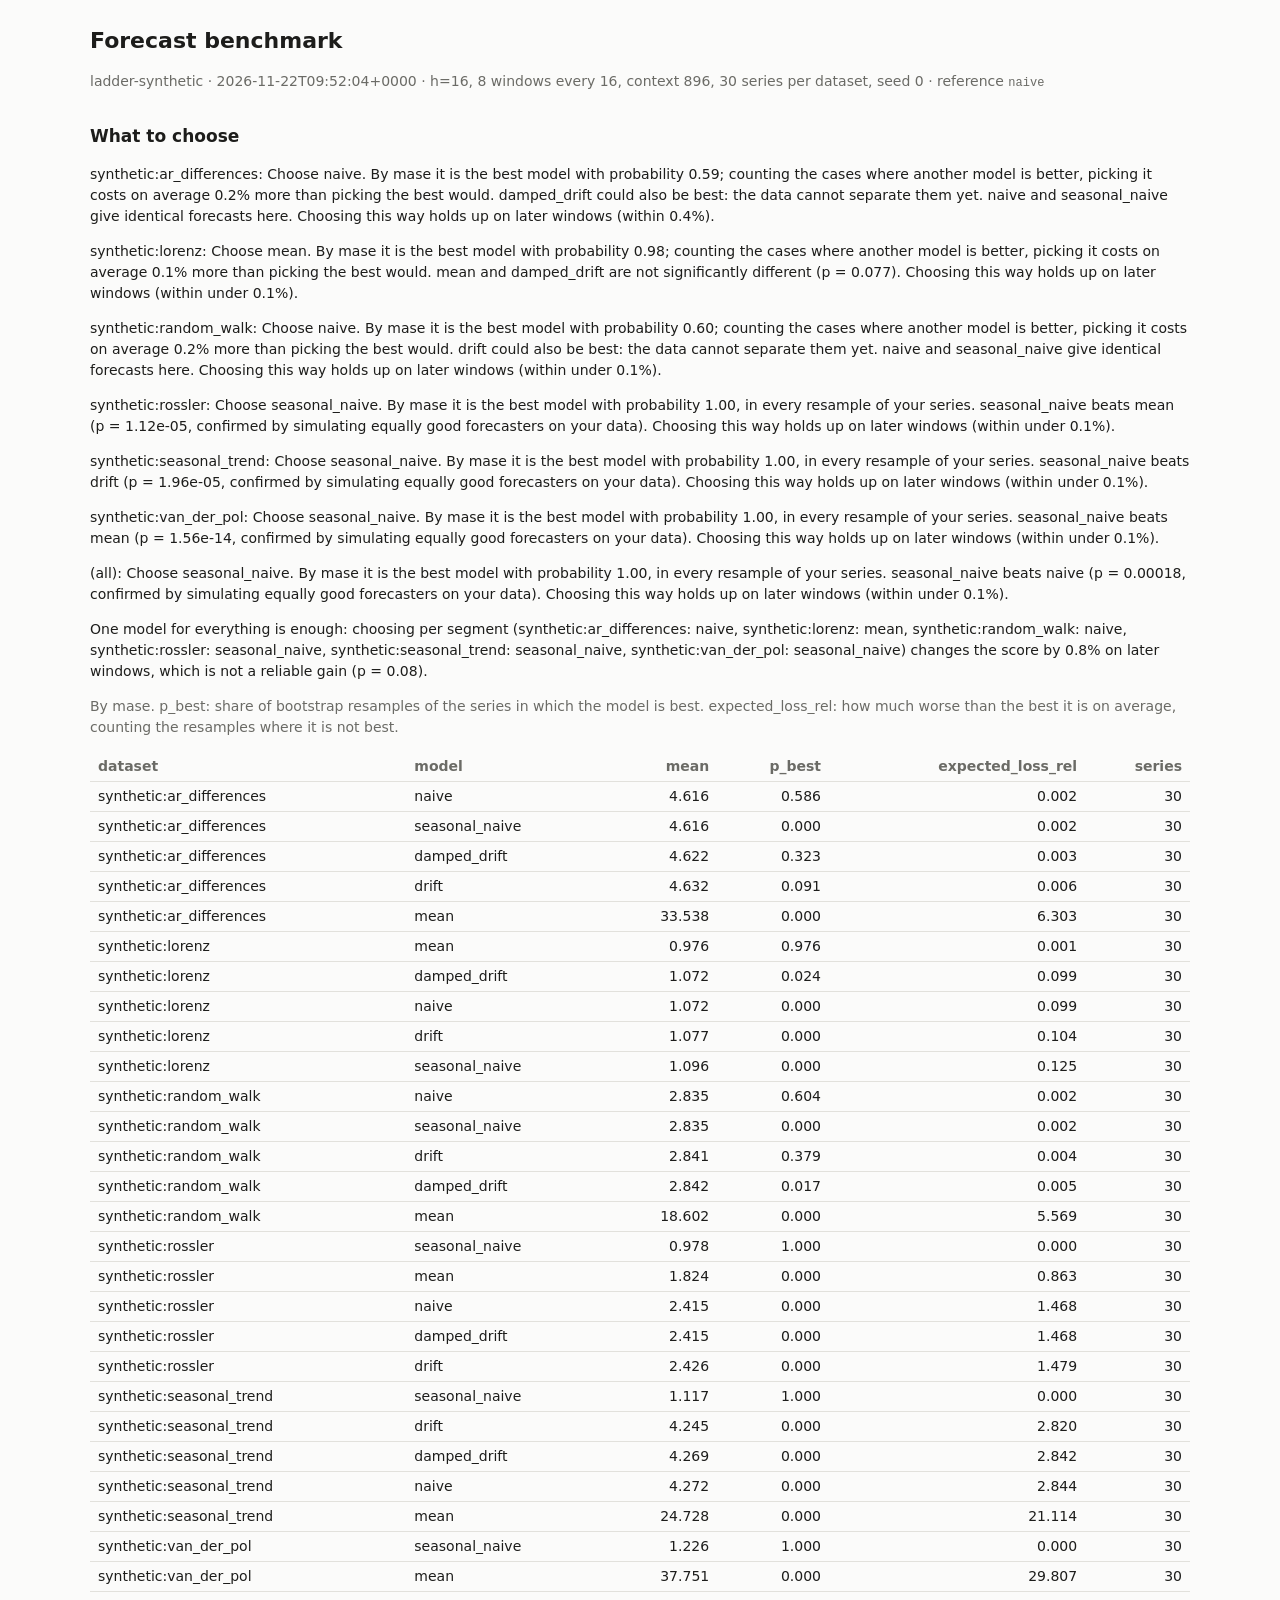
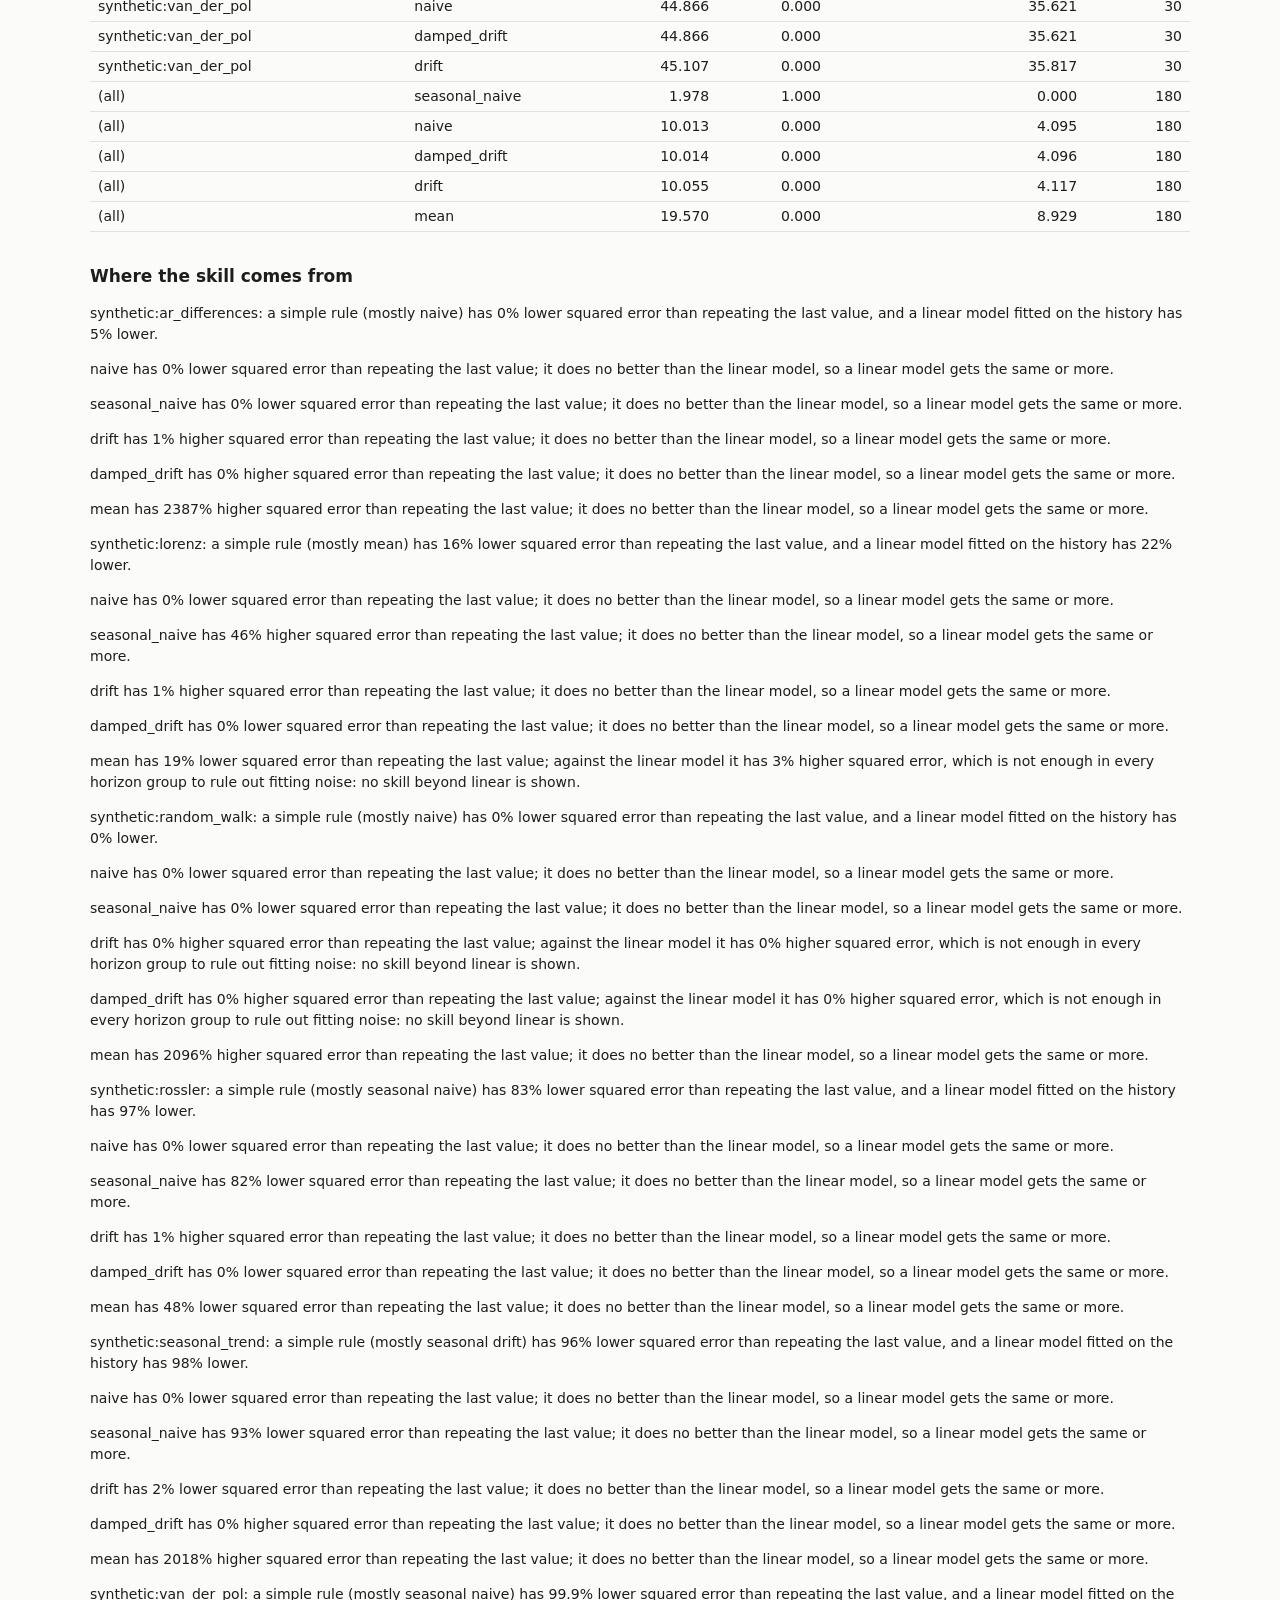
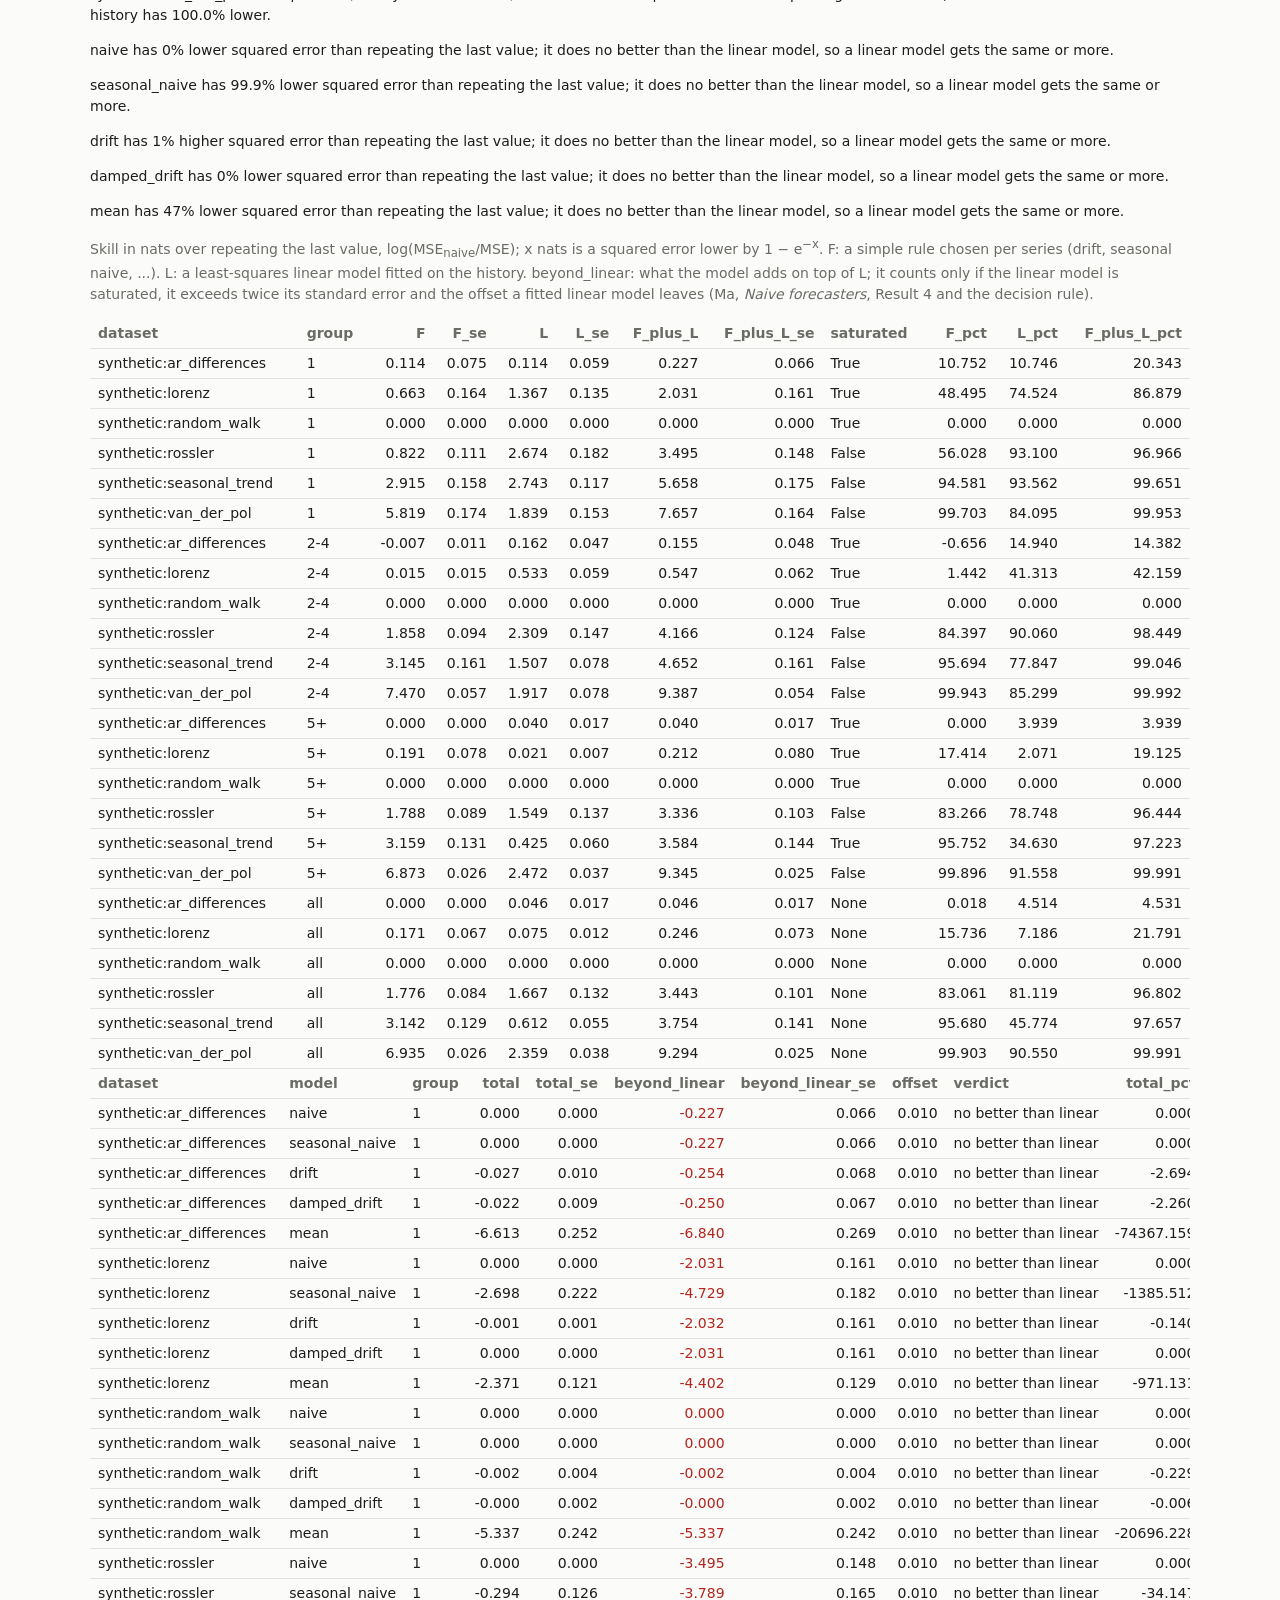
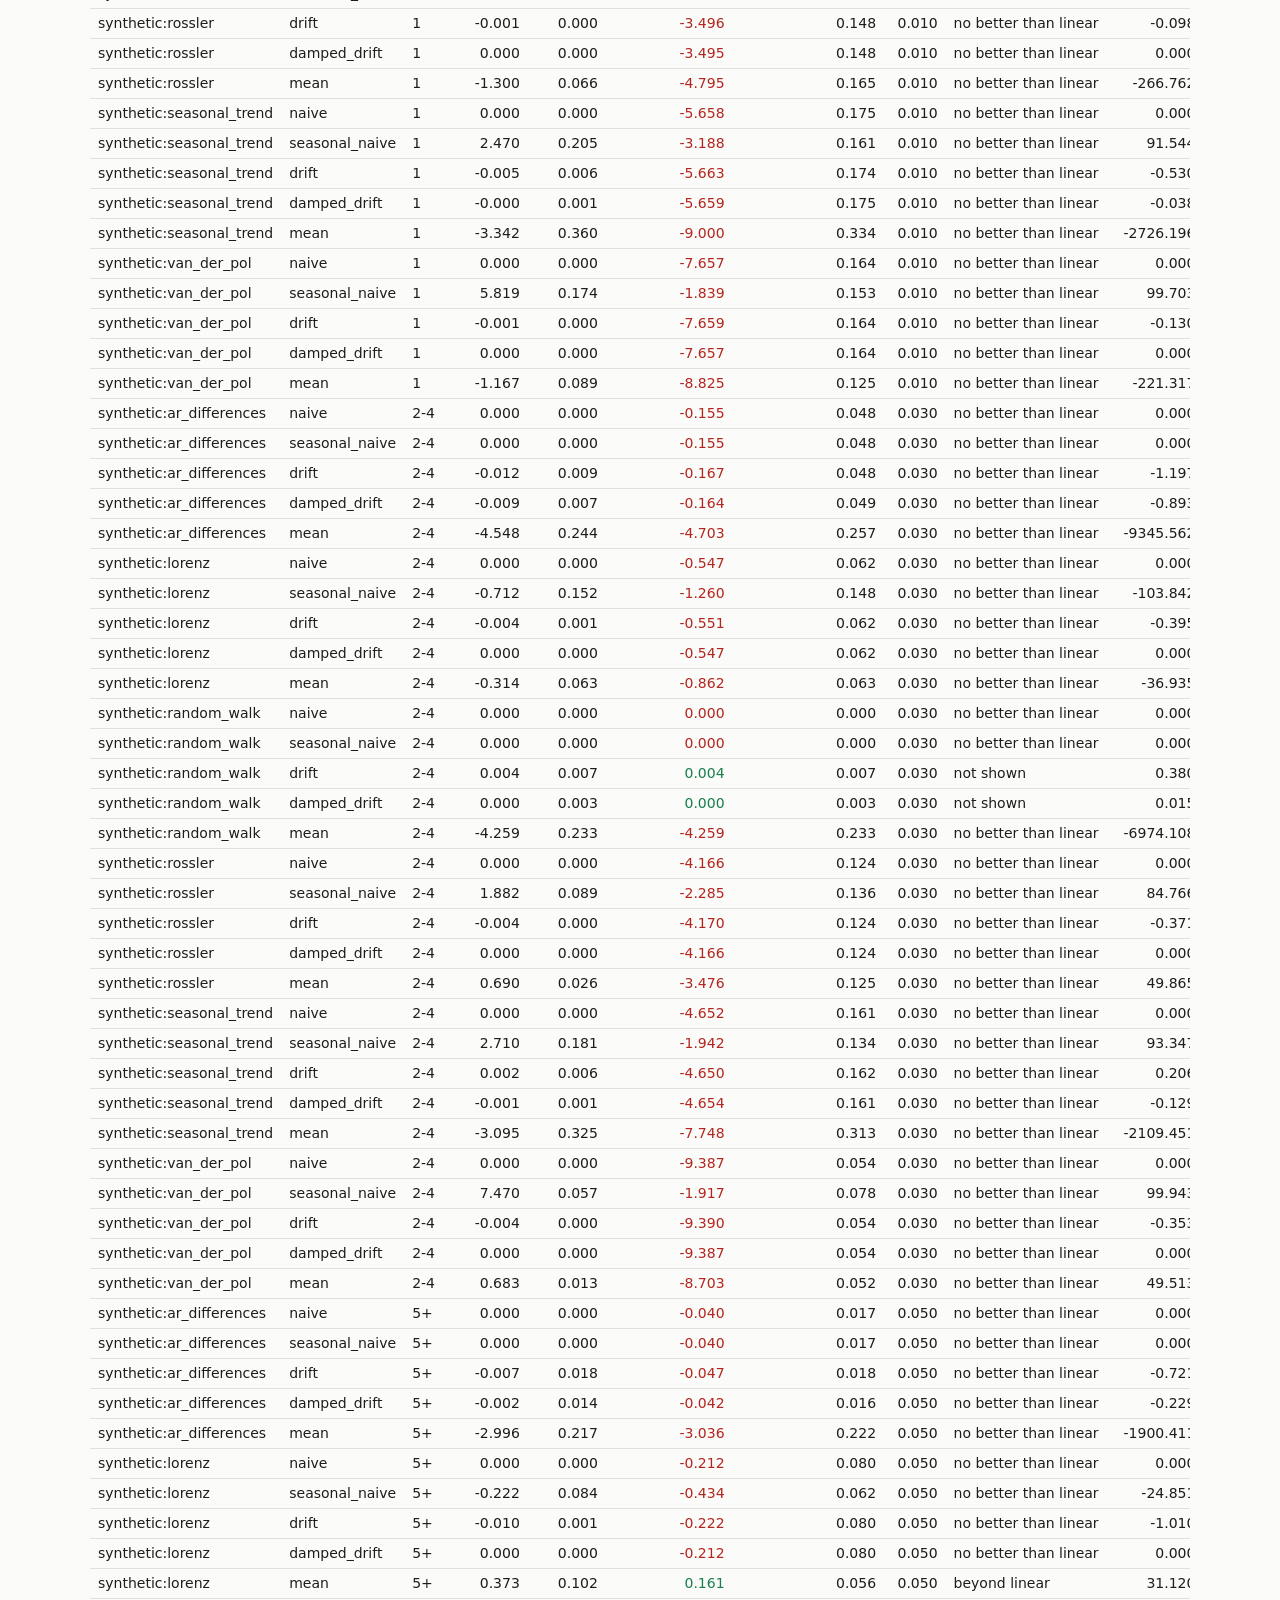
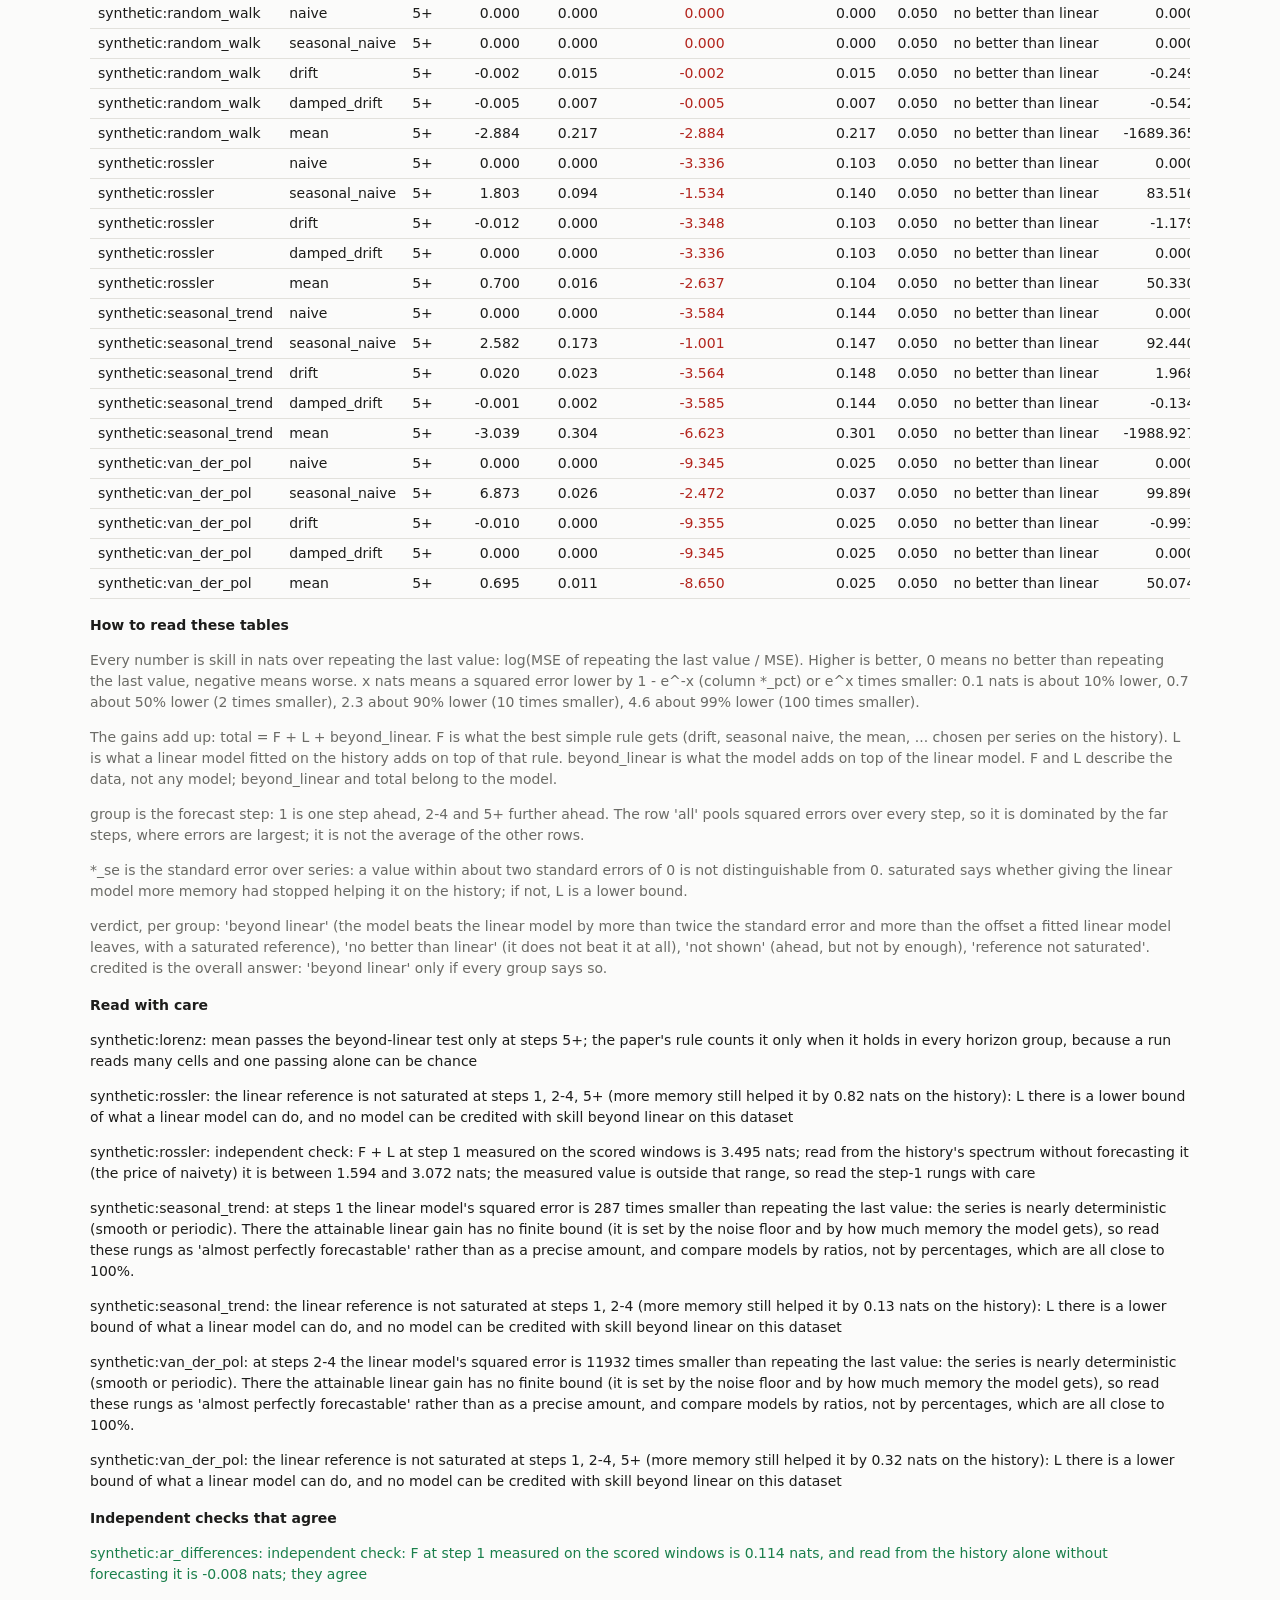
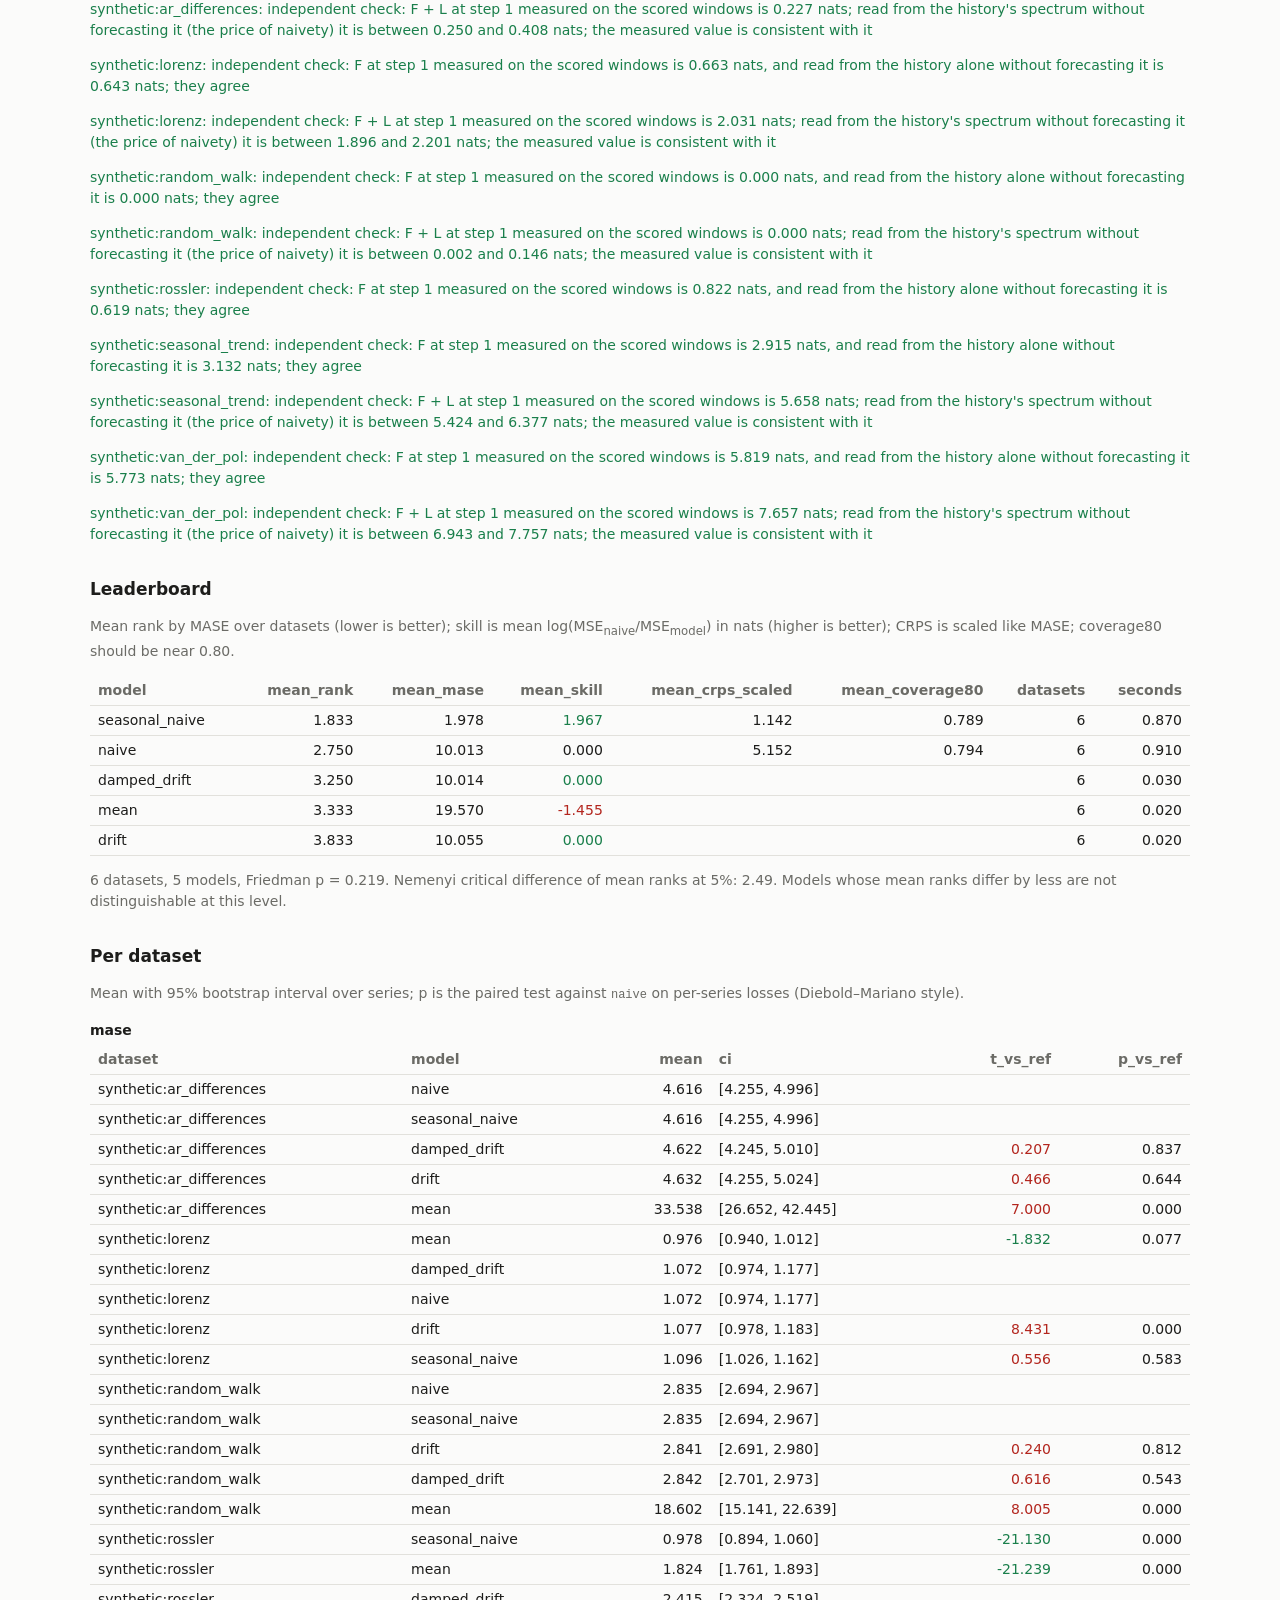
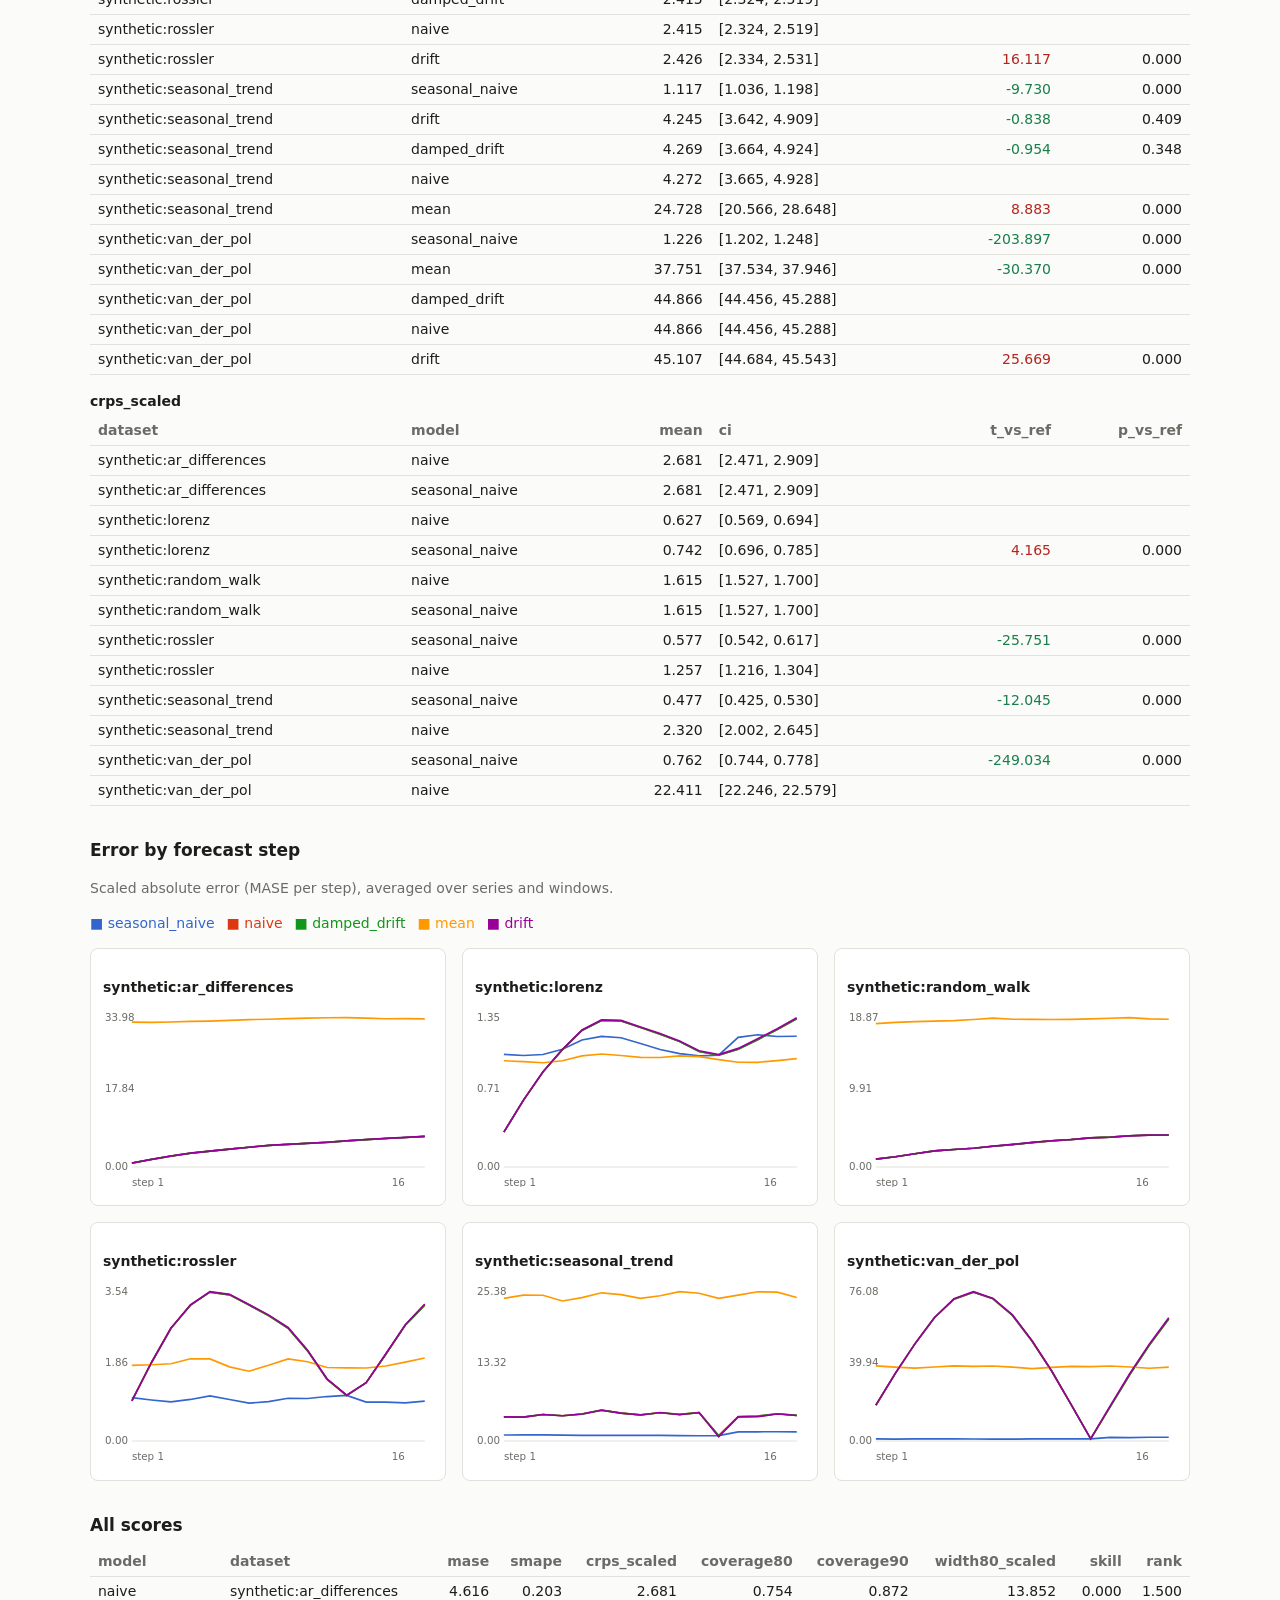
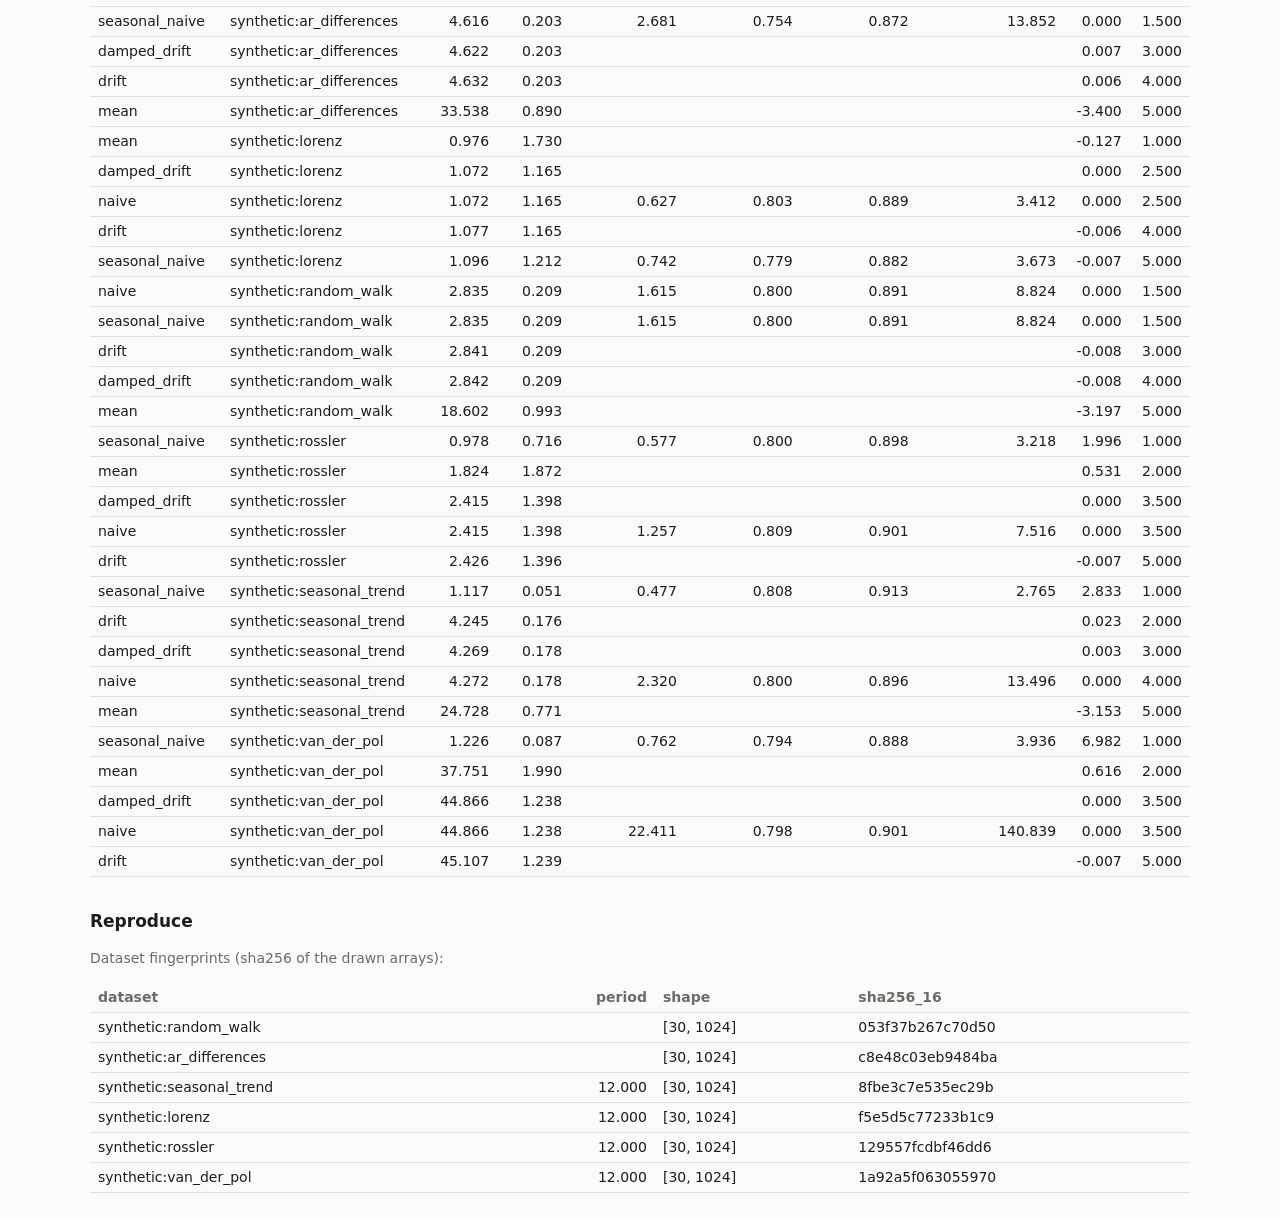
<file: results/ladder-synthetic/report.html>
<!doctype html><html lang=en><head><meta charset=utf-8><meta name=viewport content='width=device-width,initial-scale=1'><title>Forecast benchmark</title><style>
:root{--bg:#fbfbfa;--fg:#1d1d1b;--muted:#6b6b66;--line:#e2e1dc;--card:#fff;--good:#1a7f4b;--bad:#b3261e;
--s1:#3366cc;--s2:#dc3912;--s3:#109618;--s4:#ff9900;--s5:#990099;--s6:#0099c6;--s7:#dd4477;--s8:#66aa00}
@media (prefers-color-scheme:dark){:root{--bg:#161615;--fg:#ecebe6;--muted:#a09f99;--line:#33322f;--card:#1e1e1c;
--good:#5cc98f;--bad:#f2867e;--s1:#7aa2f7;--s2:#f7768e;--s3:#9ece6a;--s4:#e0af68;--s5:#bb9af7;--s6:#7dcfff;--s7:#ff9e64;--s8:#c3e88d}}
body{background:var(--bg);color:var(--fg);font:14px/1.5 system-ui,-apple-system,sans-serif;margin:0 auto;max-width:1100px;padding:24px 16px}
h1{font-size:22px;margin:0 0 4px}h2{font-size:17px;margin:32px 0 8px}h3{font-size:14px;margin:16px 0 4px}
.muted{color:var(--muted)}.wrap{overflow-x:auto}table{border-collapse:collapse;font-variant-numeric:tabular-nums;width:100%}
th,td{border-bottom:1px solid var(--line);padding:4px 8px;text-align:right;white-space:nowrap}th:first-child,td:first-child{text-align:left}
th{color:var(--muted);font-weight:600}.good{color:var(--good)}.bad{color:var(--bad)}
.grid{display:grid;gap:16px;grid-template-columns:repeat(auto-fill,minmax(320px,1fr))}
.card{background:var(--card);border:1px solid var(--line);border-radius:8px;padding:12px}
svg text{fill:var(--muted);font-size:10px}.legend span{display:inline-block;margin-right:12px}
td.txt,th.txt{text-align:left}code{font-size:12px}a{color:var(--s1)}
</style></head><body>
<h1>Forecast benchmark</h1><p class=muted>ladder-synthetic · 2026-11-22T09:52:04+0000 · h=16, 8 windows every 16, context 896, 30 series per dataset, seed 0 · reference <code>naive</code></p>
<h2>What to choose</h2><p>synthetic:ar_differences: Choose naive. By mase it is the best model with probability 0.59; counting the cases where another model is better, picking it costs on average 0.2% more than picking the best would. damped_drift could also be best: the data cannot separate them yet. naive and seasonal_naive give identical forecasts here. Choosing this way holds up on later windows (within 0.4%).</p><p>synthetic:lorenz: Choose mean. By mase it is the best model with probability 0.98; counting the cases where another model is better, picking it costs on average 0.1% more than picking the best would. mean and damped_drift are not significantly different (p = 0.077). Choosing this way holds up on later windows (within under 0.1%).</p><p>synthetic:random_walk: Choose naive. By mase it is the best model with probability 0.60; counting the cases where another model is better, picking it costs on average 0.2% more than picking the best would. drift could also be best: the data cannot separate them yet. naive and seasonal_naive give identical forecasts here. Choosing this way holds up on later windows (within under 0.1%).</p><p>synthetic:rossler: Choose seasonal_naive. By mase it is the best model with probability 1.00, in every resample of your series. seasonal_naive beats mean (p = 1.12e-05, confirmed by simulating equally good forecasters on your data). Choosing this way holds up on later windows (within under 0.1%).</p><p>synthetic:seasonal_trend: Choose seasonal_naive. By mase it is the best model with probability 1.00, in every resample of your series. seasonal_naive beats drift (p = 1.96e-05, confirmed by simulating equally good forecasters on your data). Choosing this way holds up on later windows (within under 0.1%).</p><p>synthetic:van_der_pol: Choose seasonal_naive. By mase it is the best model with probability 1.00, in every resample of your series. seasonal_naive beats mean (p = 1.56e-14, confirmed by simulating equally good forecasters on your data). Choosing this way holds up on later windows (within under 0.1%).</p><p>(all): Choose seasonal_naive. By mase it is the best model with probability 1.00, in every resample of your series. seasonal_naive beats naive (p = 0.00018, confirmed by simulating equally good forecasters on your data). Choosing this way holds up on later windows (within under 0.1%).</p><p>One model for everything is enough: choosing per segment (synthetic:ar_differences: naive, synthetic:lorenz: mean, synthetic:random_walk: naive, synthetic:rossler: seasonal_naive, synthetic:seasonal_trend: seasonal_naive, synthetic:van_der_pol: seasonal_naive) changes the score by 0.8% on later windows, which is not a reliable gain (p = 0.08).</p>
<p class=muted>By mase. p_best: share of bootstrap resamples of the series in which the model is best. expected_loss_rel: how much worse than the best it is on average, counting the resamples where it is not best.</p>
<div class="wrap"><table><thead><tr><th class="txt">dataset</th><th class="txt">model</th><th class="">mean</th><th class="">p_best</th><th class="">expected_loss_rel</th><th class="">series</th></tr></thead><tbody><tr><td class="txt">synthetic:ar_differences</td><td class="txt">naive</td><td class="">4.616</td><td class="">0.586</td><td class="">0.002</td><td class="">30</td></tr><tr><td class="txt">synthetic:ar_differences</td><td class="txt">seasonal_naive</td><td class="">4.616</td><td class="">0.000</td><td class="">0.002</td><td class="">30</td></tr><tr><td class="txt">synthetic:ar_differences</td><td class="txt">damped_drift</td><td class="">4.622</td><td class="">0.323</td><td class="">0.003</td><td class="">30</td></tr><tr><td class="txt">synthetic:ar_differences</td><td class="txt">drift</td><td class="">4.632</td><td class="">0.091</td><td class="">0.006</td><td class="">30</td></tr><tr><td class="txt">synthetic:ar_differences</td><td class="txt">mean</td><td class="">33.538</td><td class="">0.000</td><td class="">6.303</td><td class="">30</td></tr><tr><td class="txt">synthetic:lorenz</td><td class="txt">mean</td><td class="">0.976</td><td class="">0.976</td><td class="">0.001</td><td class="">30</td></tr><tr><td class="txt">synthetic:lorenz</td><td class="txt">damped_drift</td><td class="">1.072</td><td class="">0.024</td><td class="">0.099</td><td class="">30</td></tr><tr><td class="txt">synthetic:lorenz</td><td class="txt">naive</td><td class="">1.072</td><td class="">0.000</td><td class="">0.099</td><td class="">30</td></tr><tr><td class="txt">synthetic:lorenz</td><td class="txt">drift</td><td class="">1.077</td><td class="">0.000</td><td class="">0.104</td><td class="">30</td></tr><tr><td class="txt">synthetic:lorenz</td><td class="txt">seasonal_naive</td><td class="">1.096</td><td class="">0.000</td><td class="">0.125</td><td class="">30</td></tr><tr><td class="txt">synthetic:random_walk</td><td class="txt">naive</td><td class="">2.835</td><td class="">0.604</td><td class="">0.002</td><td class="">30</td></tr><tr><td class="txt">synthetic:random_walk</td><td class="txt">seasonal_naive</td><td class="">2.835</td><td class="">0.000</td><td class="">0.002</td><td class="">30</td></tr><tr><td class="txt">synthetic:random_walk</td><td class="txt">drift</td><td class="">2.841</td><td class="">0.379</td><td class="">0.004</td><td class="">30</td></tr><tr><td class="txt">synthetic:random_walk</td><td class="txt">damped_drift</td><td class="">2.842</td><td class="">0.017</td><td class="">0.005</td><td class="">30</td></tr><tr><td class="txt">synthetic:random_walk</td><td class="txt">mean</td><td class="">18.602</td><td class="">0.000</td><td class="">5.569</td><td class="">30</td></tr><tr><td class="txt">synthetic:rossler</td><td class="txt">seasonal_naive</td><td class="">0.978</td><td class="">1.000</td><td class="">0.000</td><td class="">30</td></tr><tr><td class="txt">synthetic:rossler</td><td class="txt">mean</td><td class="">1.824</td><td class="">0.000</td><td class="">0.863</td><td class="">30</td></tr><tr><td class="txt">synthetic:rossler</td><td class="txt">naive</td><td class="">2.415</td><td class="">0.000</td><td class="">1.468</td><td class="">30</td></tr><tr><td class="txt">synthetic:rossler</td><td class="txt">damped_drift</td><td class="">2.415</td><td class="">0.000</td><td class="">1.468</td><td class="">30</td></tr><tr><td class="txt">synthetic:rossler</td><td class="txt">drift</td><td class="">2.426</td><td class="">0.000</td><td class="">1.479</td><td class="">30</td></tr><tr><td class="txt">synthetic:seasonal_trend</td><td class="txt">seasonal_naive</td><td class="">1.117</td><td class="">1.000</td><td class="">0.000</td><td class="">30</td></tr><tr><td class="txt">synthetic:seasonal_trend</td><td class="txt">drift</td><td class="">4.245</td><td class="">0.000</td><td class="">2.820</td><td class="">30</td></tr><tr><td class="txt">synthetic:seasonal_trend</td><td class="txt">damped_drift</td><td class="">4.269</td><td class="">0.000</td><td class="">2.842</td><td class="">30</td></tr><tr><td class="txt">synthetic:seasonal_trend</td><td class="txt">naive</td><td class="">4.272</td><td class="">0.000</td><td class="">2.844</td><td class="">30</td></tr><tr><td class="txt">synthetic:seasonal_trend</td><td class="txt">mean</td><td class="">24.728</td><td class="">0.000</td><td class="">21.114</td><td class="">30</td></tr><tr><td class="txt">synthetic:van_der_pol</td><td class="txt">seasonal_naive</td><td class="">1.226</td><td class="">1.000</td><td class="">0.000</td><td class="">30</td></tr><tr><td class="txt">synthetic:van_der_pol</td><td class="txt">mean</td><td class="">37.751</td><td class="">0.000</td><td class="">29.807</td><td class="">30</td></tr><tr><td class="txt">synthetic:van_der_pol</td><td class="txt">naive</td><td class="">44.866</td><td class="">0.000</td><td class="">35.621</td><td class="">30</td></tr><tr><td class="txt">synthetic:van_der_pol</td><td class="txt">damped_drift</td><td class="">44.866</td><td class="">0.000</td><td class="">35.621</td><td class="">30</td></tr><tr><td class="txt">synthetic:van_der_pol</td><td class="txt">drift</td><td class="">45.107</td><td class="">0.000</td><td class="">35.817</td><td class="">30</td></tr><tr><td class="txt">(all)</td><td class="txt">seasonal_naive</td><td class="">1.978</td><td class="">1.000</td><td class="">0.000</td><td class="">180</td></tr><tr><td class="txt">(all)</td><td class="txt">naive</td><td class="">10.013</td><td class="">0.000</td><td class="">4.095</td><td class="">180</td></tr><tr><td class="txt">(all)</td><td class="txt">damped_drift</td><td class="">10.014</td><td class="">0.000</td><td class="">4.096</td><td class="">180</td></tr><tr><td class="txt">(all)</td><td class="txt">drift</td><td class="">10.055</td><td class="">0.000</td><td class="">4.117</td><td class="">180</td></tr><tr><td class="txt">(all)</td><td class="txt">mean</td><td class="">19.570</td><td class="">0.000</td><td class="">8.929</td><td class="">180</td></tr></tbody></table></div>
<h2>Where the skill comes from</h2><p>synthetic:ar_differences: a simple rule (mostly naive) has 0% lower squared error than repeating the last value, and a linear model fitted on the history has 5% lower.</p><p>naive has 0% lower squared error than repeating the last value; it does no better than the linear model, so a linear model gets the same or more.</p><p>seasonal_naive has 0% lower squared error than repeating the last value; it does no better than the linear model, so a linear model gets the same or more.</p><p>drift has 1% higher squared error than repeating the last value; it does no better than the linear model, so a linear model gets the same or more.</p><p>damped_drift has 0% higher squared error than repeating the last value; it does no better than the linear model, so a linear model gets the same or more.</p><p>mean has 2387% higher squared error than repeating the last value; it does no better than the linear model, so a linear model gets the same or more.</p><p>synthetic:lorenz: a simple rule (mostly mean) has 16% lower squared error than repeating the last value, and a linear model fitted on the history has 22% lower.</p><p>naive has 0% lower squared error than repeating the last value; it does no better than the linear model, so a linear model gets the same or more.</p><p>seasonal_naive has 46% higher squared error than repeating the last value; it does no better than the linear model, so a linear model gets the same or more.</p><p>drift has 1% higher squared error than repeating the last value; it does no better than the linear model, so a linear model gets the same or more.</p><p>damped_drift has 0% lower squared error than repeating the last value; it does no better than the linear model, so a linear model gets the same or more.</p><p>mean has 19% lower squared error than repeating the last value; against the linear model it has 3% higher squared error, which is not enough in every horizon group to rule out fitting noise: no skill beyond linear is shown.</p><p>synthetic:random_walk: a simple rule (mostly naive) has 0% lower squared error than repeating the last value, and a linear model fitted on the history has 0% lower.</p><p>naive has 0% lower squared error than repeating the last value; it does no better than the linear model, so a linear model gets the same or more.</p><p>seasonal_naive has 0% lower squared error than repeating the last value; it does no better than the linear model, so a linear model gets the same or more.</p><p>drift has 0% higher squared error than repeating the last value; against the linear model it has 0% higher squared error, which is not enough in every horizon group to rule out fitting noise: no skill beyond linear is shown.</p><p>damped_drift has 0% higher squared error than repeating the last value; against the linear model it has 0% higher squared error, which is not enough in every horizon group to rule out fitting noise: no skill beyond linear is shown.</p><p>mean has 2096% higher squared error than repeating the last value; it does no better than the linear model, so a linear model gets the same or more.</p><p>synthetic:rossler: a simple rule (mostly seasonal naive) has 83% lower squared error than repeating the last value, and a linear model fitted on the history has 97% lower.</p><p>naive has 0% lower squared error than repeating the last value; it does no better than the linear model, so a linear model gets the same or more.</p><p>seasonal_naive has 82% lower squared error than repeating the last value; it does no better than the linear model, so a linear model gets the same or more.</p><p>drift has 1% higher squared error than repeating the last value; it does no better than the linear model, so a linear model gets the same or more.</p><p>damped_drift has 0% lower squared error than repeating the last value; it does no better than the linear model, so a linear model gets the same or more.</p><p>mean has 48% lower squared error than repeating the last value; it does no better than the linear model, so a linear model gets the same or more.</p><p>synthetic:seasonal_trend: a simple rule (mostly seasonal drift) has 96% lower squared error than repeating the last value, and a linear model fitted on the history has 98% lower.</p><p>naive has 0% lower squared error than repeating the last value; it does no better than the linear model, so a linear model gets the same or more.</p><p>seasonal_naive has 93% lower squared error than repeating the last value; it does no better than the linear model, so a linear model gets the same or more.</p><p>drift has 2% lower squared error than repeating the last value; it does no better than the linear model, so a linear model gets the same or more.</p><p>damped_drift has 0% higher squared error than repeating the last value; it does no better than the linear model, so a linear model gets the same or more.</p><p>mean has 2018% higher squared error than repeating the last value; it does no better than the linear model, so a linear model gets the same or more.</p><p>synthetic:van_der_pol: a simple rule (mostly seasonal naive) has 99.9% lower squared error than repeating the last value, and a linear model fitted on the history has 100.0% lower.</p><p>naive has 0% lower squared error than repeating the last value; it does no better than the linear model, so a linear model gets the same or more.</p><p>seasonal_naive has 99.9% lower squared error than repeating the last value; it does no better than the linear model, so a linear model gets the same or more.</p><p>drift has 1% higher squared error than repeating the last value; it does no better than the linear model, so a linear model gets the same or more.</p><p>damped_drift has 0% lower squared error than repeating the last value; it does no better than the linear model, so a linear model gets the same or more.</p><p>mean has 47% lower squared error than repeating the last value; it does no better than the linear model, so a linear model gets the same or more.</p>
<p class=muted>Skill in nats over repeating the last value, log(MSE<sub>naive</sub>/MSE); x nats is a squared error lower by 1 &minus; e<sup>&minus;x</sup>. F: a simple rule chosen per series (drift, seasonal naive, ...). L: a least-squares linear model fitted on the history. beyond_linear: what the model adds on top of L; it counts only if the linear model is saturated, it exceeds twice its standard error and the offset a fitted linear model leaves (Ma, <i>Naive forecasters</i>, Result 4 and the decision rule).</p>
<div class="wrap"><table><thead><tr><th class="txt">dataset</th><th class="txt">group</th><th class="">F</th><th class="">F_se</th><th class="">L</th><th class="">L_se</th><th class="">F_plus_L</th><th class="">F_plus_L_se</th><th class="txt">saturated</th><th class="">F_pct</th><th class="">L_pct</th><th class="">F_plus_L_pct</th></tr></thead><tbody><tr><td class="txt">synthetic:ar_differences</td><td class="txt">1</td><td class="">0.114</td><td class="">0.075</td><td class="">0.114</td><td class="">0.059</td><td class="">0.227</td><td class="">0.066</td><td class="txt">True</td><td class="">10.752</td><td class="">10.746</td><td class="">20.343</td></tr><tr><td class="txt">synthetic:lorenz</td><td class="txt">1</td><td class="">0.663</td><td class="">0.164</td><td class="">1.367</td><td class="">0.135</td><td class="">2.031</td><td class="">0.161</td><td class="txt">True</td><td class="">48.495</td><td class="">74.524</td><td class="">86.879</td></tr><tr><td class="txt">synthetic:random_walk</td><td class="txt">1</td><td class="">0.000</td><td class="">0.000</td><td class="">0.000</td><td class="">0.000</td><td class="">0.000</td><td class="">0.000</td><td class="txt">True</td><td class="">0.000</td><td class="">0.000</td><td class="">0.000</td></tr><tr><td class="txt">synthetic:rossler</td><td class="txt">1</td><td class="">0.822</td><td class="">0.111</td><td class="">2.674</td><td class="">0.182</td><td class="">3.495</td><td class="">0.148</td><td class="txt">False</td><td class="">56.028</td><td class="">93.100</td><td class="">96.966</td></tr><tr><td class="txt">synthetic:seasonal_trend</td><td class="txt">1</td><td class="">2.915</td><td class="">0.158</td><td class="">2.743</td><td class="">0.117</td><td class="">5.658</td><td class="">0.175</td><td class="txt">False</td><td class="">94.581</td><td class="">93.562</td><td class="">99.651</td></tr><tr><td class="txt">synthetic:van_der_pol</td><td class="txt">1</td><td class="">5.819</td><td class="">0.174</td><td class="">1.839</td><td class="">0.153</td><td class="">7.657</td><td class="">0.164</td><td class="txt">False</td><td class="">99.703</td><td class="">84.095</td><td class="">99.953</td></tr><tr><td class="txt">synthetic:ar_differences</td><td class="txt">2-4</td><td class="">-0.007</td><td class="">0.011</td><td class="">0.162</td><td class="">0.047</td><td class="">0.155</td><td class="">0.048</td><td class="txt">True</td><td class="">-0.656</td><td class="">14.940</td><td class="">14.382</td></tr><tr><td class="txt">synthetic:lorenz</td><td class="txt">2-4</td><td class="">0.015</td><td class="">0.015</td><td class="">0.533</td><td class="">0.059</td><td class="">0.547</td><td class="">0.062</td><td class="txt">True</td><td class="">1.442</td><td class="">41.313</td><td class="">42.159</td></tr><tr><td class="txt">synthetic:random_walk</td><td class="txt">2-4</td><td class="">0.000</td><td class="">0.000</td><td class="">0.000</td><td class="">0.000</td><td class="">0.000</td><td class="">0.000</td><td class="txt">True</td><td class="">0.000</td><td class="">0.000</td><td class="">0.000</td></tr><tr><td class="txt">synthetic:rossler</td><td class="txt">2-4</td><td class="">1.858</td><td class="">0.094</td><td class="">2.309</td><td class="">0.147</td><td class="">4.166</td><td class="">0.124</td><td class="txt">False</td><td class="">84.397</td><td class="">90.060</td><td class="">98.449</td></tr><tr><td class="txt">synthetic:seasonal_trend</td><td class="txt">2-4</td><td class="">3.145</td><td class="">0.161</td><td class="">1.507</td><td class="">0.078</td><td class="">4.652</td><td class="">0.161</td><td class="txt">False</td><td class="">95.694</td><td class="">77.847</td><td class="">99.046</td></tr><tr><td class="txt">synthetic:van_der_pol</td><td class="txt">2-4</td><td class="">7.470</td><td class="">0.057</td><td class="">1.917</td><td class="">0.078</td><td class="">9.387</td><td class="">0.054</td><td class="txt">False</td><td class="">99.943</td><td class="">85.299</td><td class="">99.992</td></tr><tr><td class="txt">synthetic:ar_differences</td><td class="txt">5+</td><td class="">0.000</td><td class="">0.000</td><td class="">0.040</td><td class="">0.017</td><td class="">0.040</td><td class="">0.017</td><td class="txt">True</td><td class="">0.000</td><td class="">3.939</td><td class="">3.939</td></tr><tr><td class="txt">synthetic:lorenz</td><td class="txt">5+</td><td class="">0.191</td><td class="">0.078</td><td class="">0.021</td><td class="">0.007</td><td class="">0.212</td><td class="">0.080</td><td class="txt">True</td><td class="">17.414</td><td class="">2.071</td><td class="">19.125</td></tr><tr><td class="txt">synthetic:random_walk</td><td class="txt">5+</td><td class="">0.000</td><td class="">0.000</td><td class="">0.000</td><td class="">0.000</td><td class="">0.000</td><td class="">0.000</td><td class="txt">True</td><td class="">0.000</td><td class="">0.000</td><td class="">0.000</td></tr><tr><td class="txt">synthetic:rossler</td><td class="txt">5+</td><td class="">1.788</td><td class="">0.089</td><td class="">1.549</td><td class="">0.137</td><td class="">3.336</td><td class="">0.103</td><td class="txt">False</td><td class="">83.266</td><td class="">78.748</td><td class="">96.444</td></tr><tr><td class="txt">synthetic:seasonal_trend</td><td class="txt">5+</td><td class="">3.159</td><td class="">0.131</td><td class="">0.425</td><td class="">0.060</td><td class="">3.584</td><td class="">0.144</td><td class="txt">True</td><td class="">95.752</td><td class="">34.630</td><td class="">97.223</td></tr><tr><td class="txt">synthetic:van_der_pol</td><td class="txt">5+</td><td class="">6.873</td><td class="">0.026</td><td class="">2.472</td><td class="">0.037</td><td class="">9.345</td><td class="">0.025</td><td class="txt">False</td><td class="">99.896</td><td class="">91.558</td><td class="">99.991</td></tr><tr><td class="txt">synthetic:ar_differences</td><td class="txt">all</td><td class="">0.000</td><td class="">0.000</td><td class="">0.046</td><td class="">0.017</td><td class="">0.046</td><td class="">0.017</td><td class="txt">None</td><td class="">0.018</td><td class="">4.514</td><td class="">4.531</td></tr><tr><td class="txt">synthetic:lorenz</td><td class="txt">all</td><td class="">0.171</td><td class="">0.067</td><td class="">0.075</td><td class="">0.012</td><td class="">0.246</td><td class="">0.073</td><td class="txt">None</td><td class="">15.736</td><td class="">7.186</td><td class="">21.791</td></tr><tr><td class="txt">synthetic:random_walk</td><td class="txt">all</td><td class="">0.000</td><td class="">0.000</td><td class="">0.000</td><td class="">0.000</td><td class="">0.000</td><td class="">0.000</td><td class="txt">None</td><td class="">0.000</td><td class="">0.000</td><td class="">0.000</td></tr><tr><td class="txt">synthetic:rossler</td><td class="txt">all</td><td class="">1.776</td><td class="">0.084</td><td class="">1.667</td><td class="">0.132</td><td class="">3.443</td><td class="">0.101</td><td class="txt">None</td><td class="">83.061</td><td class="">81.119</td><td class="">96.802</td></tr><tr><td class="txt">synthetic:seasonal_trend</td><td class="txt">all</td><td class="">3.142</td><td class="">0.129</td><td class="">0.612</td><td class="">0.055</td><td class="">3.754</td><td class="">0.141</td><td class="txt">None</td><td class="">95.680</td><td class="">45.774</td><td class="">97.657</td></tr><tr><td class="txt">synthetic:van_der_pol</td><td class="txt">all</td><td class="">6.935</td><td class="">0.026</td><td class="">2.359</td><td class="">0.038</td><td class="">9.294</td><td class="">0.025</td><td class="txt">None</td><td class="">99.903</td><td class="">90.550</td><td class="">99.991</td></tr></tbody></table></div>
<div class="wrap"><table><thead><tr><th class="txt">dataset</th><th class="txt">model</th><th class="txt">group</th><th class="">total</th><th class="">total_se</th><th class="">beyond_linear</th><th class="">beyond_linear_se</th><th class="">offset</th><th class="txt">verdict</th><th class="">total_pct</th><th class="">beyond_linear_pct</th></tr></thead><tbody><tr><td class="txt">synthetic:ar_differences</td><td class="txt">naive</td><td class="txt">1</td><td class="">0.000</td><td class="">0.000</td><td class="bad">-0.227</td><td class="">0.066</td><td class="">0.010</td><td class="txt">no better than linear</td><td class="">0.000</td><td class="">-25.538</td></tr><tr><td class="txt">synthetic:ar_differences</td><td class="txt">seasonal_naive</td><td class="txt">1</td><td class="">0.000</td><td class="">0.000</td><td class="bad">-0.227</td><td class="">0.066</td><td class="">0.010</td><td class="txt">no better than linear</td><td class="">0.000</td><td class="">-25.538</td></tr><tr><td class="txt">synthetic:ar_differences</td><td class="txt">drift</td><td class="txt">1</td><td class="">-0.027</td><td class="">0.010</td><td class="bad">-0.254</td><td class="">0.068</td><td class="">0.010</td><td class="txt">no better than linear</td><td class="">-2.694</td><td class="">-28.920</td></tr><tr><td class="txt">synthetic:ar_differences</td><td class="txt">damped_drift</td><td class="txt">1</td><td class="">-0.022</td><td class="">0.009</td><td class="bad">-0.250</td><td class="">0.067</td><td class="">0.010</td><td class="txt">no better than linear</td><td class="">-2.260</td><td class="">-28.375</td></tr><tr><td class="txt">synthetic:ar_differences</td><td class="txt">mean</td><td class="txt">1</td><td class="">-6.613</td><td class="">0.252</td><td class="bad">-6.840</td><td class="">0.269</td><td class="">0.010</td><td class="txt">no better than linear</td><td class="">-74367.159</td><td class="">-93384.294</td></tr><tr><td class="txt">synthetic:lorenz</td><td class="txt">naive</td><td class="txt">1</td><td class="">0.000</td><td class="">0.000</td><td class="bad">-2.031</td><td class="">0.161</td><td class="">0.010</td><td class="txt">no better than linear</td><td class="">0.000</td><td class="">-662.126</td></tr><tr><td class="txt">synthetic:lorenz</td><td class="txt">seasonal_naive</td><td class="txt">1</td><td class="">-2.698</td><td class="">0.222</td><td class="bad">-4.729</td><td class="">0.182</td><td class="">0.010</td><td class="txt">no better than linear</td><td class="">-1385.512</td><td class="">-11221.480</td></tr><tr><td class="txt">synthetic:lorenz</td><td class="txt">drift</td><td class="txt">1</td><td class="">-0.001</td><td class="">0.001</td><td class="bad">-2.032</td><td class="">0.161</td><td class="">0.010</td><td class="txt">no better than linear</td><td class="">-0.140</td><td class="">-663.192</td></tr><tr><td class="txt">synthetic:lorenz</td><td class="txt">damped_drift</td><td class="txt">1</td><td class="">0.000</td><td class="">0.000</td><td class="bad">-2.031</td><td class="">0.161</td><td class="">0.010</td><td class="txt">no better than linear</td><td class="">0.000</td><td class="">-662.126</td></tr><tr><td class="txt">synthetic:lorenz</td><td class="txt">mean</td><td class="txt">1</td><td class="">-2.371</td><td class="">0.121</td><td class="bad">-4.402</td><td class="">0.129</td><td class="">0.010</td><td class="txt">no better than linear</td><td class="">-971.131</td><td class="">-8063.375</td></tr><tr><td class="txt">synthetic:random_walk</td><td class="txt">naive</td><td class="txt">1</td><td class="">0.000</td><td class="">0.000</td><td class="bad">0.000</td><td class="">0.000</td><td class="">0.010</td><td class="txt">no better than linear</td><td class="">0.000</td><td class="">0.000</td></tr><tr><td class="txt">synthetic:random_walk</td><td class="txt">seasonal_naive</td><td class="txt">1</td><td class="">0.000</td><td class="">0.000</td><td class="bad">0.000</td><td class="">0.000</td><td class="">0.010</td><td class="txt">no better than linear</td><td class="">0.000</td><td class="">0.000</td></tr><tr><td class="txt">synthetic:random_walk</td><td class="txt">drift</td><td class="txt">1</td><td class="">-0.002</td><td class="">0.004</td><td class="bad">-0.002</td><td class="">0.004</td><td class="">0.010</td><td class="txt">no better than linear</td><td class="">-0.229</td><td class="">-0.229</td></tr><tr><td class="txt">synthetic:random_walk</td><td class="txt">damped_drift</td><td class="txt">1</td><td class="">-0.000</td><td class="">0.002</td><td class="bad">-0.000</td><td class="">0.002</td><td class="">0.010</td><td class="txt">no better than linear</td><td class="">-0.006</td><td class="">-0.006</td></tr><tr><td class="txt">synthetic:random_walk</td><td class="txt">mean</td><td class="txt">1</td><td class="">-5.337</td><td class="">0.242</td><td class="bad">-5.337</td><td class="">0.242</td><td class="">0.010</td><td class="txt">no better than linear</td><td class="">-20696.228</td><td class="">-20696.228</td></tr><tr><td class="txt">synthetic:rossler</td><td class="txt">naive</td><td class="txt">1</td><td class="">0.000</td><td class="">0.000</td><td class="bad">-3.495</td><td class="">0.148</td><td class="">0.010</td><td class="txt">no better than linear</td><td class="">0.000</td><td class="">-3195.914</td></tr><tr><td class="txt">synthetic:rossler</td><td class="txt">seasonal_naive</td><td class="txt">1</td><td class="">-0.294</td><td class="">0.126</td><td class="bad">-3.789</td><td class="">0.165</td><td class="">0.010</td><td class="txt">no better than linear</td><td class="">-34.147</td><td class="">-4321.361</td></tr><tr><td class="txt">synthetic:rossler</td><td class="txt">drift</td><td class="txt">1</td><td class="">-0.001</td><td class="">0.000</td><td class="bad">-3.496</td><td class="">0.148</td><td class="">0.010</td><td class="txt">no better than linear</td><td class="">-0.098</td><td class="">-3199.156</td></tr><tr><td class="txt">synthetic:rossler</td><td class="txt">damped_drift</td><td class="txt">1</td><td class="">0.000</td><td class="">0.000</td><td class="bad">-3.495</td><td class="">0.148</td><td class="">0.010</td><td class="txt">no better than linear</td><td class="">0.000</td><td class="">-3195.914</td></tr><tr><td class="txt">synthetic:rossler</td><td class="txt">mean</td><td class="txt">1</td><td class="">-1.300</td><td class="">0.066</td><td class="bad">-4.795</td><td class="">0.165</td><td class="">0.010</td><td class="txt">no better than linear</td><td class="">-266.762</td><td class="">-11988.174</td></tr><tr><td class="txt">synthetic:seasonal_trend</td><td class="txt">naive</td><td class="txt">1</td><td class="">0.000</td><td class="">0.000</td><td class="bad">-5.658</td><td class="">0.175</td><td class="">0.010</td><td class="txt">no better than linear</td><td class="">0.000</td><td class="">-28562.171</td></tr><tr><td class="txt">synthetic:seasonal_trend</td><td class="txt">seasonal_naive</td><td class="txt">1</td><td class="">2.470</td><td class="">0.205</td><td class="bad">-3.188</td><td class="">0.161</td><td class="">0.010</td><td class="txt">no better than linear</td><td class="">91.544</td><td class="">-2323.768</td></tr><tr><td class="txt">synthetic:seasonal_trend</td><td class="txt">drift</td><td class="txt">1</td><td class="">-0.005</td><td class="">0.006</td><td class="bad">-5.663</td><td class="">0.174</td><td class="">0.010</td><td class="txt">no better than linear</td><td class="">-0.530</td><td class="">-28714.045</td></tr><tr><td class="txt">synthetic:seasonal_trend</td><td class="txt">damped_drift</td><td class="txt">1</td><td class="">-0.000</td><td class="">0.001</td><td class="bad">-5.659</td><td class="">0.175</td><td class="">0.010</td><td class="txt">no better than linear</td><td class="">-0.038</td><td class="">-28573.089</td></tr><tr><td class="txt">synthetic:seasonal_trend</td><td class="txt">mean</td><td class="txt">1</td><td class="">-3.342</td><td class="">0.360</td><td class="bad">-9.000</td><td class="">0.334</td><td class="">0.010</td><td class="txt">no better than linear</td><td class="">-2726.196</td><td class="">-809949.176</td></tr><tr><td class="txt">synthetic:van_der_pol</td><td class="txt">naive</td><td class="txt">1</td><td class="">0.000</td><td class="">0.000</td><td class="bad">-7.657</td><td class="">0.164</td><td class="">0.010</td><td class="txt">no better than linear</td><td class="">0.000</td><td class="">-211502.076</td></tr><tr><td class="txt">synthetic:van_der_pol</td><td class="txt">seasonal_naive</td><td class="txt">1</td><td class="">5.819</td><td class="">0.174</td><td class="bad">-1.839</td><td class="">0.153</td><td class="">0.010</td><td class="txt">no better than linear</td><td class="">99.703</td><td class="">-528.729</td></tr><tr><td class="txt">synthetic:van_der_pol</td><td class="txt">drift</td><td class="txt">1</td><td class="">-0.001</td><td class="">0.000</td><td class="bad">-7.659</td><td class="">0.164</td><td class="">0.010</td><td class="txt">no better than linear</td><td class="">-0.130</td><td class="">-211776.589</td></tr><tr><td class="txt">synthetic:van_der_pol</td><td class="txt">damped_drift</td><td class="txt">1</td><td class="">0.000</td><td class="">0.000</td><td class="bad">-7.657</td><td class="">0.164</td><td class="">0.010</td><td class="txt">no better than linear</td><td class="">0.000</td><td class="">-211502.076</td></tr><tr><td class="txt">synthetic:van_der_pol</td><td class="txt">mean</td><td class="txt">1</td><td class="">-1.167</td><td class="">0.089</td><td class="bad">-8.825</td><td class="">0.125</td><td class="">0.010</td><td class="txt">no better than linear</td><td class="">-221.317</td><td class="">-679814.319</td></tr><tr><td class="txt">synthetic:ar_differences</td><td class="txt">naive</td><td class="txt">2-4</td><td class="">0.000</td><td class="">0.000</td><td class="bad">-0.155</td><td class="">0.048</td><td class="">0.030</td><td class="txt">no better than linear</td><td class="">0.000</td><td class="">-16.798</td></tr><tr><td class="txt">synthetic:ar_differences</td><td class="txt">seasonal_naive</td><td class="txt">2-4</td><td class="">0.000</td><td class="">0.000</td><td class="bad">-0.155</td><td class="">0.048</td><td class="">0.030</td><td class="txt">no better than linear</td><td class="">0.000</td><td class="">-16.798</td></tr><tr><td class="txt">synthetic:ar_differences</td><td class="txt">drift</td><td class="txt">2-4</td><td class="">-0.012</td><td class="">0.009</td><td class="bad">-0.167</td><td class="">0.048</td><td class="">0.030</td><td class="txt">no better than linear</td><td class="">-1.197</td><td class="">-18.196</td></tr><tr><td class="txt">synthetic:ar_differences</td><td class="txt">damped_drift</td><td class="txt">2-4</td><td class="">-0.009</td><td class="">0.007</td><td class="bad">-0.164</td><td class="">0.049</td><td class="">0.030</td><td class="txt">no better than linear</td><td class="">-0.893</td><td class="">-17.840</td></tr><tr><td class="txt">synthetic:ar_differences</td><td class="txt">mean</td><td class="txt">2-4</td><td class="">-4.548</td><td class="">0.244</td><td class="bad">-4.703</td><td class="">0.257</td><td class="">0.030</td><td class="txt">no better than linear</td><td class="">-9345.562</td><td class="">-10932.195</td></tr><tr><td class="txt">synthetic:lorenz</td><td class="txt">naive</td><td class="txt">2-4</td><td class="">0.000</td><td class="">0.000</td><td class="bad">-0.547</td><td class="">0.062</td><td class="">0.030</td><td class="txt">no better than linear</td><td class="">0.000</td><td class="">-72.888</td></tr><tr><td class="txt">synthetic:lorenz</td><td class="txt">seasonal_naive</td><td class="txt">2-4</td><td class="">-0.712</td><td class="">0.152</td><td class="bad">-1.260</td><td class="">0.148</td><td class="">0.030</td><td class="txt">no better than linear</td><td class="">-103.842</td><td class="">-252.418</td></tr><tr><td class="txt">synthetic:lorenz</td><td class="txt">drift</td><td class="txt">2-4</td><td class="">-0.004</td><td class="">0.001</td><td class="bad">-0.551</td><td class="">0.062</td><td class="">0.030</td><td class="txt">no better than linear</td><td class="">-0.395</td><td class="">-73.571</td></tr><tr><td class="txt">synthetic:lorenz</td><td class="txt">damped_drift</td><td class="txt">2-4</td><td class="">0.000</td><td class="">0.000</td><td class="bad">-0.547</td><td class="">0.062</td><td class="">0.030</td><td class="txt">no better than linear</td><td class="">0.000</td><td class="">-72.888</td></tr><tr><td class="txt">synthetic:lorenz</td><td class="txt">mean</td><td class="txt">2-4</td><td class="">-0.314</td><td class="">0.063</td><td class="bad">-0.862</td><td class="">0.063</td><td class="">0.030</td><td class="txt">no better than linear</td><td class="">-36.935</td><td class="">-136.744</td></tr><tr><td class="txt">synthetic:random_walk</td><td class="txt">naive</td><td class="txt">2-4</td><td class="">0.000</td><td class="">0.000</td><td class="bad">0.000</td><td class="">0.000</td><td class="">0.030</td><td class="txt">no better than linear</td><td class="">0.000</td><td class="">0.000</td></tr><tr><td class="txt">synthetic:random_walk</td><td class="txt">seasonal_naive</td><td class="txt">2-4</td><td class="">0.000</td><td class="">0.000</td><td class="bad">0.000</td><td class="">0.000</td><td class="">0.030</td><td class="txt">no better than linear</td><td class="">0.000</td><td class="">0.000</td></tr><tr><td class="txt">synthetic:random_walk</td><td class="txt">drift</td><td class="txt">2-4</td><td class="">0.004</td><td class="">0.007</td><td class="good">0.004</td><td class="">0.007</td><td class="">0.030</td><td class="txt">not shown</td><td class="">0.380</td><td class="">0.380</td></tr><tr><td class="txt">synthetic:random_walk</td><td class="txt">damped_drift</td><td class="txt">2-4</td><td class="">0.000</td><td class="">0.003</td><td class="good">0.000</td><td class="">0.003</td><td class="">0.030</td><td class="txt">not shown</td><td class="">0.015</td><td class="">0.015</td></tr><tr><td class="txt">synthetic:random_walk</td><td class="txt">mean</td><td class="txt">2-4</td><td class="">-4.259</td><td class="">0.233</td><td class="bad">-4.259</td><td class="">0.233</td><td class="">0.030</td><td class="txt">no better than linear</td><td class="">-6974.108</td><td class="">-6974.108</td></tr><tr><td class="txt">synthetic:rossler</td><td class="txt">naive</td><td class="txt">2-4</td><td class="">0.000</td><td class="">0.000</td><td class="bad">-4.166</td><td class="">0.124</td><td class="">0.030</td><td class="txt">no better than linear</td><td class="">0.000</td><td class="">-6347.834</td></tr><tr><td class="txt">synthetic:rossler</td><td class="txt">seasonal_naive</td><td class="txt">2-4</td><td class="">1.882</td><td class="">0.089</td><td class="bad">-2.285</td><td class="">0.136</td><td class="">0.030</td><td class="txt">no better than linear</td><td class="">84.766</td><td class="">-882.250</td></tr><tr><td class="txt">synthetic:rossler</td><td class="txt">drift</td><td class="txt">2-4</td><td class="">-0.004</td><td class="">0.000</td><td class="bad">-4.170</td><td class="">0.124</td><td class="">0.030</td><td class="txt">no better than linear</td><td class="">-0.371</td><td class="">-6371.736</td></tr><tr><td class="txt">synthetic:rossler</td><td class="txt">damped_drift</td><td class="txt">2-4</td><td class="">0.000</td><td class="">0.000</td><td class="bad">-4.166</td><td class="">0.124</td><td class="">0.030</td><td class="txt">no better than linear</td><td class="">0.000</td><td class="">-6347.834</td></tr><tr><td class="txt">synthetic:rossler</td><td class="txt">mean</td><td class="txt">2-4</td><td class="">0.690</td><td class="">0.026</td><td class="bad">-3.476</td><td class="">0.125</td><td class="">0.030</td><td class="txt">no better than linear</td><td class="">49.865</td><td class="">-3132.609</td></tr><tr><td class="txt">synthetic:seasonal_trend</td><td class="txt">naive</td><td class="txt">2-4</td><td class="">0.000</td><td class="">0.000</td><td class="bad">-4.652</td><td class="">0.161</td><td class="">0.030</td><td class="txt">no better than linear</td><td class="">0.000</td><td class="">-10383.587</td></tr><tr><td class="txt">synthetic:seasonal_trend</td><td class="txt">seasonal_naive</td><td class="txt">2-4</td><td class="">2.710</td><td class="">0.181</td><td class="bad">-1.942</td><td class="">0.134</td><td class="">0.030</td><td class="txt">no better than linear</td><td class="">93.347</td><td class="">-597.485</td></tr><tr><td class="txt">synthetic:seasonal_trend</td><td class="txt">drift</td><td class="txt">2-4</td><td class="">0.002</td><td class="">0.006</td><td class="bad">-4.650</td><td class="">0.162</td><td class="">0.030</td><td class="txt">no better than linear</td><td class="">0.206</td><td class="">-10361.981</td></tr><tr><td class="txt">synthetic:seasonal_trend</td><td class="txt">damped_drift</td><td class="txt">2-4</td><td class="">-0.001</td><td class="">0.001</td><td class="bad">-4.654</td><td class="">0.161</td><td class="">0.030</td><td class="txt">no better than linear</td><td class="">-0.129</td><td class="">-10397.063</td></tr><tr><td class="txt">synthetic:seasonal_trend</td><td class="txt">mean</td><td class="txt">2-4</td><td class="">-3.095</td><td class="">0.325</td><td class="bad">-7.748</td><td class="">0.313</td><td class="">0.030</td><td class="txt">no better than linear</td><td class="">-2109.451</td><td class="">-231529.729</td></tr><tr><td class="txt">synthetic:van_der_pol</td><td class="txt">naive</td><td class="txt">2-4</td><td class="">0.000</td><td class="">0.000</td><td class="bad">-9.387</td><td class="">0.054</td><td class="">0.030</td><td class="txt">no better than linear</td><td class="">0.000</td><td class="">-1193059.885</td></tr><tr><td class="txt">synthetic:van_der_pol</td><td class="txt">seasonal_naive</td><td class="txt">2-4</td><td class="">7.470</td><td class="">0.057</td><td class="bad">-1.917</td><td class="">0.078</td><td class="">0.030</td><td class="txt">no better than linear</td><td class="">99.943</td><td class="">-580.217</td></tr><tr><td class="txt">synthetic:van_der_pol</td><td class="txt">drift</td><td class="txt">2-4</td><td class="">-0.004</td><td class="">0.000</td><td class="bad">-9.390</td><td class="">0.054</td><td class="">0.030</td><td class="txt">no better than linear</td><td class="">-0.353</td><td class="">-1197277.145</td></tr><tr><td class="txt">synthetic:van_der_pol</td><td class="txt">damped_drift</td><td class="txt">2-4</td><td class="">0.000</td><td class="">0.000</td><td class="bad">-9.387</td><td class="">0.054</td><td class="">0.030</td><td class="txt">no better than linear</td><td class="">0.000</td><td class="">-1193059.885</td></tr><tr><td class="txt">synthetic:van_der_pol</td><td class="txt">mean</td><td class="txt">2-4</td><td class="">0.683</td><td class="">0.013</td><td class="bad">-8.703</td><td class="">0.052</td><td class="">0.030</td><td class="txt">no better than linear</td><td class="">49.513</td><td class="">-602287.542</td></tr><tr><td class="txt">synthetic:ar_differences</td><td class="txt">naive</td><td class="txt">5+</td><td class="">0.000</td><td class="">0.000</td><td class="bad">-0.040</td><td class="">0.017</td><td class="">0.050</td><td class="txt">no better than linear</td><td class="">0.000</td><td class="">-4.101</td></tr><tr><td class="txt">synthetic:ar_differences</td><td class="txt">seasonal_naive</td><td class="txt">5+</td><td class="">0.000</td><td class="">0.000</td><td class="bad">-0.040</td><td class="">0.017</td><td class="">0.050</td><td class="txt">no better than linear</td><td class="">0.000</td><td class="">-4.101</td></tr><tr><td class="txt">synthetic:ar_differences</td><td class="txt">drift</td><td class="txt">5+</td><td class="">-0.007</td><td class="">0.018</td><td class="bad">-0.047</td><td class="">0.018</td><td class="">0.050</td><td class="txt">no better than linear</td><td class="">-0.721</td><td class="">-4.851</td></tr><tr><td class="txt">synthetic:ar_differences</td><td class="txt">damped_drift</td><td class="txt">5+</td><td class="">-0.002</td><td class="">0.014</td><td class="bad">-0.042</td><td class="">0.016</td><td class="">0.050</td><td class="txt">no better than linear</td><td class="">-0.229</td><td class="">-4.339</td></tr><tr><td class="txt">synthetic:ar_differences</td><td class="txt">mean</td><td class="txt">5+</td><td class="">-2.996</td><td class="">0.217</td><td class="bad">-3.036</td><td class="">0.222</td><td class="">0.050</td><td class="txt">no better than linear</td><td class="">-1900.411</td><td class="">-1982.440</td></tr><tr><td class="txt">synthetic:lorenz</td><td class="txt">naive</td><td class="txt">5+</td><td class="">0.000</td><td class="">0.000</td><td class="bad">-0.212</td><td class="">0.080</td><td class="">0.050</td><td class="txt">no better than linear</td><td class="">0.000</td><td class="">-23.647</td></tr><tr><td class="txt">synthetic:lorenz</td><td class="txt">seasonal_naive</td><td class="txt">5+</td><td class="">-0.222</td><td class="">0.084</td><td class="bad">-0.434</td><td class="">0.062</td><td class="">0.050</td><td class="txt">no better than linear</td><td class="">-24.851</td><td class="">-54.374</td></tr><tr><td class="txt">synthetic:lorenz</td><td class="txt">drift</td><td class="txt">5+</td><td class="">-0.010</td><td class="">0.001</td><td class="bad">-0.222</td><td class="">0.080</td><td class="">0.050</td><td class="txt">no better than linear</td><td class="">-1.010</td><td class="">-24.896</td></tr><tr><td class="txt">synthetic:lorenz</td><td class="txt">damped_drift</td><td class="txt">5+</td><td class="">0.000</td><td class="">0.000</td><td class="bad">-0.212</td><td class="">0.080</td><td class="">0.050</td><td class="txt">no better than linear</td><td class="">0.000</td><td class="">-23.647</td></tr><tr><td class="txt">synthetic:lorenz</td><td class="txt">mean</td><td class="txt">5+</td><td class="">0.373</td><td class="">0.102</td><td class="good">0.161</td><td class="">0.056</td><td class="">0.050</td><td class="txt">beyond linear</td><td class="">31.120</td><td class="">14.832</td></tr><tr><td class="txt">synthetic:random_walk</td><td class="txt">naive</td><td class="txt">5+</td><td class="">0.000</td><td class="">0.000</td><td class="bad">0.000</td><td class="">0.000</td><td class="">0.050</td><td class="txt">no better than linear</td><td class="">0.000</td><td class="">0.000</td></tr><tr><td class="txt">synthetic:random_walk</td><td class="txt">seasonal_naive</td><td class="txt">5+</td><td class="">0.000</td><td class="">0.000</td><td class="bad">0.000</td><td class="">0.000</td><td class="">0.050</td><td class="txt">no better than linear</td><td class="">0.000</td><td class="">0.000</td></tr><tr><td class="txt">synthetic:random_walk</td><td class="txt">drift</td><td class="txt">5+</td><td class="">-0.002</td><td class="">0.015</td><td class="bad">-0.002</td><td class="">0.015</td><td class="">0.050</td><td class="txt">no better than linear</td><td class="">-0.249</td><td class="">-0.249</td></tr><tr><td class="txt">synthetic:random_walk</td><td class="txt">damped_drift</td><td class="txt">5+</td><td class="">-0.005</td><td class="">0.007</td><td class="bad">-0.005</td><td class="">0.007</td><td class="">0.050</td><td class="txt">no better than linear</td><td class="">-0.542</td><td class="">-0.542</td></tr><tr><td class="txt">synthetic:random_walk</td><td class="txt">mean</td><td class="txt">5+</td><td class="">-2.884</td><td class="">0.217</td><td class="bad">-2.884</td><td class="">0.217</td><td class="">0.050</td><td class="txt">no better than linear</td><td class="">-1689.365</td><td class="">-1689.365</td></tr><tr><td class="txt">synthetic:rossler</td><td class="txt">naive</td><td class="txt">5+</td><td class="">0.000</td><td class="">0.000</td><td class="bad">-3.336</td><td class="">0.103</td><td class="">0.050</td><td class="txt">no better than linear</td><td class="">0.000</td><td class="">-2711.955</td></tr><tr><td class="txt">synthetic:rossler</td><td class="txt">seasonal_naive</td><td class="txt">5+</td><td class="">1.803</td><td class="">0.094</td><td class="bad">-1.534</td><td class="">0.140</td><td class="">0.050</td><td class="txt">no better than linear</td><td class="">83.516</td><td class="">-363.524</td></tr><tr><td class="txt">synthetic:rossler</td><td class="txt">drift</td><td class="txt">5+</td><td class="">-0.012</td><td class="">0.000</td><td class="bad">-3.348</td><td class="">0.103</td><td class="">0.050</td><td class="txt">no better than linear</td><td class="">-1.179</td><td class="">-2745.099</td></tr><tr><td class="txt">synthetic:rossler</td><td class="txt">damped_drift</td><td class="txt">5+</td><td class="">0.000</td><td class="">0.000</td><td class="bad">-3.336</td><td class="">0.103</td><td class="">0.050</td><td class="txt">no better than linear</td><td class="">0.000</td><td class="">-2711.955</td></tr><tr><td class="txt">synthetic:rossler</td><td class="txt">mean</td><td class="txt">5+</td><td class="">0.700</td><td class="">0.016</td><td class="bad">-2.637</td><td class="">0.104</td><td class="">0.050</td><td class="txt">no better than linear</td><td class="">50.330</td><td class="">-1296.694</td></tr><tr><td class="txt">synthetic:seasonal_trend</td><td class="txt">naive</td><td class="txt">5+</td><td class="">0.000</td><td class="">0.000</td><td class="bad">-3.584</td><td class="">0.144</td><td class="">0.050</td><td class="txt">no better than linear</td><td class="">0.000</td><td class="">-3500.785</td></tr><tr><td class="txt">synthetic:seasonal_trend</td><td class="txt">seasonal_naive</td><td class="txt">5+</td><td class="">2.582</td><td class="">0.173</td><td class="bad">-1.001</td><td class="">0.147</td><td class="">0.050</td><td class="txt">no better than linear</td><td class="">92.440</td><td class="">-172.233</td></tr><tr><td class="txt">synthetic:seasonal_trend</td><td class="txt">drift</td><td class="txt">5+</td><td class="">0.020</td><td class="">0.023</td><td class="bad">-3.564</td><td class="">0.148</td><td class="">0.050</td><td class="txt">no better than linear</td><td class="">1.968</td><td class="">-3429.922</td></tr><tr><td class="txt">synthetic:seasonal_trend</td><td class="txt">damped_drift</td><td class="txt">5+</td><td class="">-0.001</td><td class="">0.002</td><td class="bad">-3.585</td><td class="">0.144</td><td class="">0.050</td><td class="txt">no better than linear</td><td class="">-0.134</td><td class="">-3505.625</td></tr><tr><td class="txt">synthetic:seasonal_trend</td><td class="txt">mean</td><td class="txt">5+</td><td class="">-3.039</td><td class="">0.304</td><td class="bad">-6.623</td><td class="">0.301</td><td class="">0.050</td><td class="txt">no better than linear</td><td class="">-1988.927</td><td class="">-75117.767</td></tr><tr><td class="txt">synthetic:van_der_pol</td><td class="txt">naive</td><td class="txt">5+</td><td class="">0.000</td><td class="">0.000</td><td class="bad">-9.345</td><td class="">0.025</td><td class="">0.050</td><td class="txt">no better than linear</td><td class="">0.000</td><td class="">-1143656.943</td></tr><tr><td class="txt">synthetic:van_der_pol</td><td class="txt">seasonal_naive</td><td class="txt">5+</td><td class="">6.873</td><td class="">0.026</td><td class="bad">-2.472</td><td class="">0.037</td><td class="">0.050</td><td class="txt">no better than linear</td><td class="">99.896</td><td class="">-1084.584</td></tr><tr><td class="txt">synthetic:van_der_pol</td><td class="txt">drift</td><td class="txt">5+</td><td class="">-0.010</td><td class="">0.000</td><td class="bad">-9.355</td><td class="">0.025</td><td class="">0.050</td><td class="txt">no better than linear</td><td class="">-0.993</td><td class="">-1155010.073</td></tr><tr><td class="txt">synthetic:van_der_pol</td><td class="txt">damped_drift</td><td class="txt">5+</td><td class="">0.000</td><td class="">0.000</td><td class="bad">-9.345</td><td class="">0.025</td><td class="">0.050</td><td class="txt">no better than linear</td><td class="">0.000</td><td class="">-1143656.943</td></tr><tr><td class="txt">synthetic:van_der_pol</td><td class="txt">mean</td><td class="txt">5+</td><td class="">0.695</td><td class="">0.011</td><td class="bad">-8.650</td><td class="">0.025</td><td class="">0.050</td><td class="txt">no better than linear</td><td class="">50.074</td><td class="">-570933.886</td></tr></tbody></table></div>
<h3>How to read these tables</h3><p class=muted>Every number is skill in nats over repeating the last value: log(MSE of repeating the last value / MSE). Higher is better, 0 means no better than repeating the last value, negative means worse. x nats means a squared error lower by 1 - e^-x (column *_pct) or e^x times smaller: 0.1 nats is about 10% lower, 0.7 about 50% lower (2 times smaller), 2.3 about 90% lower (10 times smaller), 4.6 about 99% lower (100 times smaller).</p><p class=muted>The gains add up: total = F + L + beyond_linear. F is what the best simple rule gets (drift, seasonal naive, the mean, ... chosen per series on the history). L is what a linear model fitted on the history adds on top of that rule. beyond_linear is what the model adds on top of the linear model. F and L describe the data, not any model; beyond_linear and total belong to the model.</p><p class=muted>group is the forecast step: 1 is one step ahead, 2-4 and 5+ further ahead. The row &#x27;all&#x27; pools squared errors over every step, so it is dominated by the far steps, where errors are largest; it is not the average of the other rows.</p><p class=muted>*_se is the standard error over series: a value within about two standard errors of 0 is not distinguishable from 0. saturated says whether giving the linear model more memory had stopped helping it on the history; if not, L is a lower bound.</p><p class=muted>verdict, per group: &#x27;beyond linear&#x27; (the model beats the linear model by more than twice the standard error and more than the offset a fitted linear model leaves, with a saturated reference), &#x27;no better than linear&#x27; (it does not beat it at all), &#x27;not shown&#x27; (ahead, but not by enough), &#x27;reference not saturated&#x27;. credited is the overall answer: &#x27;beyond linear&#x27; only if every group says so.</p>
<h3>Read with care</h3><p>synthetic:lorenz: mean passes the beyond-linear test only at steps 5+; the paper&#x27;s rule counts it only when it holds in every horizon group, because a run reads many cells and one passing alone can be chance</p><p>synthetic:rossler: the linear reference is not saturated at steps 1, 2-4, 5+ (more memory still helped it by 0.82 nats on the history): L there is a lower bound of what a linear model can do, and no model can be credited with skill beyond linear on this dataset</p><p>synthetic:rossler: independent check: F + L at step 1 measured on the scored windows is 3.495 nats; read from the history&#x27;s spectrum without forecasting it (the price of naivety) it is between 1.594 and 3.072 nats; the measured value is outside that range, so read the step-1 rungs with care</p><p>synthetic:seasonal_trend: at steps 1 the linear model&#x27;s squared error is 287 times smaller than repeating the last value: the series is nearly deterministic (smooth or periodic). There the attainable linear gain has no finite bound (it is set by the noise floor and by how much memory the model gets), so read these rungs as &#x27;almost perfectly forecastable&#x27; rather than as a precise amount, and compare models by ratios, not by percentages, which are all close to 100%.</p><p>synthetic:seasonal_trend: the linear reference is not saturated at steps 1, 2-4 (more memory still helped it by 0.13 nats on the history): L there is a lower bound of what a linear model can do, and no model can be credited with skill beyond linear on this dataset</p><p>synthetic:van_der_pol: at steps 2-4 the linear model&#x27;s squared error is 11932 times smaller than repeating the last value: the series is nearly deterministic (smooth or periodic). There the attainable linear gain has no finite bound (it is set by the noise floor and by how much memory the model gets), so read these rungs as &#x27;almost perfectly forecastable&#x27; rather than as a precise amount, and compare models by ratios, not by percentages, which are all close to 100%.</p><p>synthetic:van_der_pol: the linear reference is not saturated at steps 1, 2-4, 5+ (more memory still helped it by 0.32 nats on the history): L there is a lower bound of what a linear model can do, and no model can be credited with skill beyond linear on this dataset</p>
<h3>Independent checks that agree</h3><p class=good>synthetic:ar_differences: independent check: F at step 1 measured on the scored windows is 0.114 nats, and read from the history alone without forecasting it is -0.008 nats; they agree</p><p class=good>synthetic:ar_differences: independent check: F + L at step 1 measured on the scored windows is 0.227 nats; read from the history&#x27;s spectrum without forecasting it (the price of naivety) it is between 0.250 and 0.408 nats; the measured value is consistent with it</p><p class=good>synthetic:lorenz: independent check: F at step 1 measured on the scored windows is 0.663 nats, and read from the history alone without forecasting it is 0.643 nats; they agree</p><p class=good>synthetic:lorenz: independent check: F + L at step 1 measured on the scored windows is 2.031 nats; read from the history&#x27;s spectrum without forecasting it (the price of naivety) it is between 1.896 and 2.201 nats; the measured value is consistent with it</p><p class=good>synthetic:random_walk: independent check: F at step 1 measured on the scored windows is 0.000 nats, and read from the history alone without forecasting it is 0.000 nats; they agree</p><p class=good>synthetic:random_walk: independent check: F + L at step 1 measured on the scored windows is 0.000 nats; read from the history&#x27;s spectrum without forecasting it (the price of naivety) it is between 0.002 and 0.146 nats; the measured value is consistent with it</p><p class=good>synthetic:rossler: independent check: F at step 1 measured on the scored windows is 0.822 nats, and read from the history alone without forecasting it is 0.619 nats; they agree</p><p class=good>synthetic:seasonal_trend: independent check: F at step 1 measured on the scored windows is 2.915 nats, and read from the history alone without forecasting it is 3.132 nats; they agree</p><p class=good>synthetic:seasonal_trend: independent check: F + L at step 1 measured on the scored windows is 5.658 nats; read from the history&#x27;s spectrum without forecasting it (the price of naivety) it is between 5.424 and 6.377 nats; the measured value is consistent with it</p><p class=good>synthetic:van_der_pol: independent check: F at step 1 measured on the scored windows is 5.819 nats, and read from the history alone without forecasting it is 5.773 nats; they agree</p><p class=good>synthetic:van_der_pol: independent check: F + L at step 1 measured on the scored windows is 7.657 nats; read from the history&#x27;s spectrum without forecasting it (the price of naivety) it is between 6.943 and 7.757 nats; the measured value is consistent with it</p>
<h2>Leaderboard</h2><p class=muted>Mean rank by MASE over datasets (lower is better); skill is mean log(MSE<sub>naive</sub>/MSE<sub>model</sub>) in nats (higher is better); CRPS is scaled like MASE; coverage80 should be near 0.80.</p>
<div class="wrap"><table><thead><tr><th class="txt">model</th><th class="">mean_rank</th><th class="">mean_mase</th><th class="">mean_skill</th><th class="">mean_crps_scaled</th><th class="">mean_coverage80</th><th class="">datasets</th><th class="">seconds</th></tr></thead><tbody><tr><td class="txt">seasonal_naive</td><td class="">1.833</td><td class="">1.978</td><td class="good">1.967</td><td class="">1.142</td><td class="">0.789</td><td class="">6</td><td class="">0.870</td></tr><tr><td class="txt">naive</td><td class="">2.750</td><td class="">10.013</td><td class="">0.000</td><td class="">5.152</td><td class="">0.794</td><td class="">6</td><td class="">0.910</td></tr><tr><td class="txt">damped_drift</td><td class="">3.250</td><td class="">10.014</td><td class="good">0.000</td><td class=""></td><td class=""></td><td class="">6</td><td class="">0.030</td></tr><tr><td class="txt">mean</td><td class="">3.333</td><td class="">19.570</td><td class="bad">-1.455</td><td class=""></td><td class=""></td><td class="">6</td><td class="">0.020</td></tr><tr><td class="txt">drift</td><td class="">3.833</td><td class="">10.055</td><td class="good">0.000</td><td class=""></td><td class=""></td><td class="">6</td><td class="">0.020</td></tr></tbody></table></div>
<p class=muted>6 datasets, 5 models, Friedman p = 0.219. Nemenyi critical difference of mean ranks at 5%: 2.49. Models whose mean ranks differ by less are not distinguishable at this level.</p>
<h2>Per dataset</h2><p class=muted>Mean with 95% bootstrap interval over series; p is the paired test against <code>naive</code> on per-series losses (Diebold–Mariano style).</p>
<h3>mase</h3><div class="wrap"><table><thead><tr><th class="txt">dataset</th><th class="txt">model</th><th class="">mean</th><th class="txt">ci</th><th class="">t_vs_ref</th><th class="">p_vs_ref</th></tr></thead><tbody><tr><td class="txt">synthetic:ar_differences</td><td class="txt">naive</td><td class="">4.616</td><td class="txt">[4.255, 4.996]</td><td class=""></td><td class=""></td></tr><tr><td class="txt">synthetic:ar_differences</td><td class="txt">seasonal_naive</td><td class="">4.616</td><td class="txt">[4.255, 4.996]</td><td class=""></td><td class=""></td></tr><tr><td class="txt">synthetic:ar_differences</td><td class="txt">damped_drift</td><td class="">4.622</td><td class="txt">[4.245, 5.010]</td><td class="bad">0.207</td><td class="">0.837</td></tr><tr><td class="txt">synthetic:ar_differences</td><td class="txt">drift</td><td class="">4.632</td><td class="txt">[4.255, 5.024]</td><td class="bad">0.466</td><td class="">0.644</td></tr><tr><td class="txt">synthetic:ar_differences</td><td class="txt">mean</td><td class="">33.538</td><td class="txt">[26.652, 42.445]</td><td class="bad">7.000</td><td class="">0.000</td></tr><tr><td class="txt">synthetic:lorenz</td><td class="txt">mean</td><td class="">0.976</td><td class="txt">[0.940, 1.012]</td><td class="good">-1.832</td><td class="">0.077</td></tr><tr><td class="txt">synthetic:lorenz</td><td class="txt">damped_drift</td><td class="">1.072</td><td class="txt">[0.974, 1.177]</td><td class=""></td><td class=""></td></tr><tr><td class="txt">synthetic:lorenz</td><td class="txt">naive</td><td class="">1.072</td><td class="txt">[0.974, 1.177]</td><td class=""></td><td class=""></td></tr><tr><td class="txt">synthetic:lorenz</td><td class="txt">drift</td><td class="">1.077</td><td class="txt">[0.978, 1.183]</td><td class="bad">8.431</td><td class="">0.000</td></tr><tr><td class="txt">synthetic:lorenz</td><td class="txt">seasonal_naive</td><td class="">1.096</td><td class="txt">[1.026, 1.162]</td><td class="bad">0.556</td><td class="">0.583</td></tr><tr><td class="txt">synthetic:random_walk</td><td class="txt">naive</td><td class="">2.835</td><td class="txt">[2.694, 2.967]</td><td class=""></td><td class=""></td></tr><tr><td class="txt">synthetic:random_walk</td><td class="txt">seasonal_naive</td><td class="">2.835</td><td class="txt">[2.694, 2.967]</td><td class=""></td><td class=""></td></tr><tr><td class="txt">synthetic:random_walk</td><td class="txt">drift</td><td class="">2.841</td><td class="txt">[2.691, 2.980]</td><td class="bad">0.240</td><td class="">0.812</td></tr><tr><td class="txt">synthetic:random_walk</td><td class="txt">damped_drift</td><td class="">2.842</td><td class="txt">[2.701, 2.973]</td><td class="bad">0.616</td><td class="">0.543</td></tr><tr><td class="txt">synthetic:random_walk</td><td class="txt">mean</td><td class="">18.602</td><td class="txt">[15.141, 22.639]</td><td class="bad">8.005</td><td class="">0.000</td></tr><tr><td class="txt">synthetic:rossler</td><td class="txt">seasonal_naive</td><td class="">0.978</td><td class="txt">[0.894, 1.060]</td><td class="good">-21.130</td><td class="">0.000</td></tr><tr><td class="txt">synthetic:rossler</td><td class="txt">mean</td><td class="">1.824</td><td class="txt">[1.761, 1.893]</td><td class="good">-21.239</td><td class="">0.000</td></tr><tr><td class="txt">synthetic:rossler</td><td class="txt">damped_drift</td><td class="">2.415</td><td class="txt">[2.324, 2.519]</td><td class=""></td><td class=""></td></tr><tr><td class="txt">synthetic:rossler</td><td class="txt">naive</td><td class="">2.415</td><td class="txt">[2.324, 2.519]</td><td class=""></td><td class=""></td></tr><tr><td class="txt">synthetic:rossler</td><td class="txt">drift</td><td class="">2.426</td><td class="txt">[2.334, 2.531]</td><td class="bad">16.117</td><td class="">0.000</td></tr><tr><td class="txt">synthetic:seasonal_trend</td><td class="txt">seasonal_naive</td><td class="">1.117</td><td class="txt">[1.036, 1.198]</td><td class="good">-9.730</td><td class="">0.000</td></tr><tr><td class="txt">synthetic:seasonal_trend</td><td class="txt">drift</td><td class="">4.245</td><td class="txt">[3.642, 4.909]</td><td class="good">-0.838</td><td class="">0.409</td></tr><tr><td class="txt">synthetic:seasonal_trend</td><td class="txt">damped_drift</td><td class="">4.269</td><td class="txt">[3.664, 4.924]</td><td class="good">-0.954</td><td class="">0.348</td></tr><tr><td class="txt">synthetic:seasonal_trend</td><td class="txt">naive</td><td class="">4.272</td><td class="txt">[3.665, 4.928]</td><td class=""></td><td class=""></td></tr><tr><td class="txt">synthetic:seasonal_trend</td><td class="txt">mean</td><td class="">24.728</td><td class="txt">[20.566, 28.648]</td><td class="bad">8.883</td><td class="">0.000</td></tr><tr><td class="txt">synthetic:van_der_pol</td><td class="txt">seasonal_naive</td><td class="">1.226</td><td class="txt">[1.202, 1.248]</td><td class="good">-203.897</td><td class="">0.000</td></tr><tr><td class="txt">synthetic:van_der_pol</td><td class="txt">mean</td><td class="">37.751</td><td class="txt">[37.534, 37.946]</td><td class="good">-30.370</td><td class="">0.000</td></tr><tr><td class="txt">synthetic:van_der_pol</td><td class="txt">damped_drift</td><td class="">44.866</td><td class="txt">[44.456, 45.288]</td><td class=""></td><td class=""></td></tr><tr><td class="txt">synthetic:van_der_pol</td><td class="txt">naive</td><td class="">44.866</td><td class="txt">[44.456, 45.288]</td><td class=""></td><td class=""></td></tr><tr><td class="txt">synthetic:van_der_pol</td><td class="txt">drift</td><td class="">45.107</td><td class="txt">[44.684, 45.543]</td><td class="bad">25.669</td><td class="">0.000</td></tr></tbody></table></div>
<h3>crps_scaled</h3><div class="wrap"><table><thead><tr><th class="txt">dataset</th><th class="txt">model</th><th class="">mean</th><th class="txt">ci</th><th class="">t_vs_ref</th><th class="">p_vs_ref</th></tr></thead><tbody><tr><td class="txt">synthetic:ar_differences</td><td class="txt">naive</td><td class="">2.681</td><td class="txt">[2.471, 2.909]</td><td class=""></td><td class=""></td></tr><tr><td class="txt">synthetic:ar_differences</td><td class="txt">seasonal_naive</td><td class="">2.681</td><td class="txt">[2.471, 2.909]</td><td class=""></td><td class=""></td></tr><tr><td class="txt">synthetic:lorenz</td><td class="txt">naive</td><td class="">0.627</td><td class="txt">[0.569, 0.694]</td><td class=""></td><td class=""></td></tr><tr><td class="txt">synthetic:lorenz</td><td class="txt">seasonal_naive</td><td class="">0.742</td><td class="txt">[0.696, 0.785]</td><td class="bad">4.165</td><td class="">0.000</td></tr><tr><td class="txt">synthetic:random_walk</td><td class="txt">naive</td><td class="">1.615</td><td class="txt">[1.527, 1.700]</td><td class=""></td><td class=""></td></tr><tr><td class="txt">synthetic:random_walk</td><td class="txt">seasonal_naive</td><td class="">1.615</td><td class="txt">[1.527, 1.700]</td><td class=""></td><td class=""></td></tr><tr><td class="txt">synthetic:rossler</td><td class="txt">seasonal_naive</td><td class="">0.577</td><td class="txt">[0.542, 0.617]</td><td class="good">-25.751</td><td class="">0.000</td></tr><tr><td class="txt">synthetic:rossler</td><td class="txt">naive</td><td class="">1.257</td><td class="txt">[1.216, 1.304]</td><td class=""></td><td class=""></td></tr><tr><td class="txt">synthetic:seasonal_trend</td><td class="txt">seasonal_naive</td><td class="">0.477</td><td class="txt">[0.425, 0.530]</td><td class="good">-12.045</td><td class="">0.000</td></tr><tr><td class="txt">synthetic:seasonal_trend</td><td class="txt">naive</td><td class="">2.320</td><td class="txt">[2.002, 2.645]</td><td class=""></td><td class=""></td></tr><tr><td class="txt">synthetic:van_der_pol</td><td class="txt">seasonal_naive</td><td class="">0.762</td><td class="txt">[0.744, 0.778]</td><td class="good">-249.034</td><td class="">0.000</td></tr><tr><td class="txt">synthetic:van_der_pol</td><td class="txt">naive</td><td class="">22.411</td><td class="txt">[22.246, 22.579]</td><td class=""></td><td class=""></td></tr></tbody></table></div>
<h2>Error by forecast step</h2><p class=muted>Scaled absolute error (MASE per step), averaged over series and windows.</p><p class=legend><span style="color:var(--s1)">■ seasonal_naive</span><span style="color:var(--s2)">■ naive</span><span style="color:var(--s3)">■ damped_drift</span><span style="color:var(--s4)">■ mean</span><span style="color:var(--s5)">■ drift</span></p>
<div class="grid"><div class="card"><h3>synthetic:ar_differences</h3><svg viewBox="0 0 320 180" width="100%" role="img" aria-label="scaled error by step"><line x1="28" y1="160.0" x2="312" y2="160.0" stroke="var(--line)"/><text x="2" y="163.0">0.00</text><text x="2" y="87.0">17.84</text><text x="2" y="18.23809523809524">33.98</text><text x="28" y="178">step 1</text><text x="280" y="178">16</text><polyline fill="none" stroke="var(--s1)" stroke-width="1.6" points="28.0,156.2 46.9,152.7 65.9,149.4 84.8,146.7 103.7,144.6 122.7,142.6 141.6,140.8 160.5,139.2 179.5,138.0 198.4,137.0 217.3,136.1 236.3,134.7 255.2,133.4 274.1,132.4 293.1,131.4 312.0,130.3"/><polyline fill="none" stroke="var(--s2)" stroke-width="1.6" points="28.0,156.2 46.9,152.7 65.9,149.4 84.8,146.7 103.7,144.6 122.7,142.6 141.6,140.8 160.5,139.2 179.5,138.0 198.4,137.0 217.3,136.1 236.3,134.7 255.2,133.4 274.1,132.4 293.1,131.4 312.0,130.3"/><polyline fill="none" stroke="var(--s3)" stroke-width="1.6" points="28.0,156.1 46.9,152.6 65.9,149.3 84.8,146.6 103.7,144.6 122.7,142.6 141.6,140.8 160.5,139.1 179.5,138.0 198.4,137.1 217.3,136.0 236.3,134.6 255.2,133.4 274.1,132.4 293.1,131.4 312.0,130.4"/><polyline fill="none" stroke="var(--s4)" stroke-width="1.6" points="28.0,19.5 46.9,19.8 65.9,19.4 84.8,18.8 103.7,18.5 122.7,17.8 141.6,17.1 160.5,16.7 179.5,16.1 198.4,15.7 217.3,15.3 236.3,15.2 255.2,15.6 274.1,16.2 293.1,16.1 312.0,16.3"/><polyline fill="none" stroke="var(--s5)" stroke-width="1.6" points="28.0,156.1 46.9,152.6 65.9,149.3 84.8,146.6 103.7,144.6 122.7,142.6 141.6,140.8 160.5,139.1 179.5,137.9 198.4,137.1 217.3,136.0 236.3,134.5 255.2,133.3 274.1,132.3 293.1,131.3 312.0,130.3"/></svg></div><div class="card"><h3>synthetic:lorenz</h3><svg viewBox="0 0 320 180" width="100%" role="img" aria-label="scaled error by step"><line x1="28" y1="160.0" x2="312" y2="160.0" stroke="var(--line)"/><text x="2" y="163.0">0.00</text><text x="2" y="87.0">0.71</text><text x="2" y="18.23809523809524">1.35</text><text x="28" y="178">step 1</text><text x="280" y="178">16</text><polyline fill="none" stroke="var(--s1)" stroke-width="1.6" points="28.0,50.8 46.9,51.9 65.9,50.9 84.8,45.8 103.7,36.9 122.7,33.3 141.6,34.7 160.5,40.3 179.5,46.0 198.4,50.0 217.3,52.3 236.3,51.6 255.2,34.3 274.1,31.8 293.1,33.5 312.0,33.2"/><polyline fill="none" stroke="var(--s2)" stroke-width="1.6" points="28.0,126.2 46.9,95.4 65.9,67.8 84.8,46.2 103.7,27.6 122.7,17.9 141.6,18.3 160.5,24.8 179.5,31.2 198.4,38.4 217.3,48.0 236.3,51.6 255.2,45.8 274.1,36.5 293.1,26.6 312.0,16.3"/><polyline fill="none" stroke="var(--s3)" stroke-width="1.6" points="28.0,126.2 46.9,95.4 65.9,67.8 84.8,46.2 103.7,27.6 122.7,17.9 141.6,18.3 160.5,24.8 179.5,31.2 198.4,38.4 217.3,48.0 236.3,51.6 255.2,45.8 274.1,36.5 293.1,26.6 312.0,16.3"/><polyline fill="none" stroke="var(--s4)" stroke-width="1.6" points="28.0,57.0 46.9,57.8 65.9,58.9 84.8,57.0 103.7,52.2 122.7,50.4 141.6,51.9 160.5,53.7 179.5,53.8 198.4,52.2 217.3,53.0 236.3,55.9 255.2,58.4 274.1,58.5 293.1,56.8 312.0,54.9"/><polyline fill="none" stroke="var(--s5)" stroke-width="1.6" points="28.0,126.2 46.9,95.3 65.9,67.7 84.8,45.9 103.7,27.2 122.7,17.4 141.6,17.8 160.5,24.2 179.5,30.6 198.4,37.8 217.3,47.3 236.3,51.0 255.2,45.0 274.1,35.7 293.1,25.9 312.0,15.2"/></svg></div><div class="card"><h3>synthetic:random_walk</h3><svg viewBox="0 0 320 180" width="100%" role="img" aria-label="scaled error by step"><line x1="28" y1="160.0" x2="312" y2="160.0" stroke="var(--line)"/><text x="2" y="163.0">0.00</text><text x="2" y="87.0">9.91</text><text x="2" y="18.23809523809524">18.87</text><text x="28" y="178">step 1</text><text x="280" y="178">16</text><polyline fill="none" stroke="var(--s1)" stroke-width="1.6" points="28.0,152.4 46.9,150.1 65.9,147.2 84.8,144.4 103.7,143.0 122.7,141.8 141.6,139.9 160.5,138.3 179.5,136.3 198.4,134.6 217.3,133.4 236.3,131.7 255.2,131.1 274.1,129.7 293.1,129.1 312.0,129.0"/><polyline fill="none" stroke="var(--s2)" stroke-width="1.6" points="28.0,152.4 46.9,150.1 65.9,147.2 84.8,144.4 103.7,143.0 122.7,141.8 141.6,139.9 160.5,138.3 179.5,136.3 198.4,134.6 217.3,133.4 236.3,131.7 255.2,131.1 274.1,129.7 293.1,129.1 312.0,129.0"/><polyline fill="none" stroke="var(--s3)" stroke-width="1.6" points="28.0,152.4 46.9,150.1 65.9,147.2 84.8,144.4 103.7,143.0 122.7,141.8 141.6,139.9 160.5,138.2 179.5,136.2 198.4,134.5 217.3,133.3 236.3,131.6 255.2,131.0 274.1,129.7 293.1,129.0 312.0,128.9"/><polyline fill="none" stroke="var(--s4)" stroke-width="1.6" points="28.0,21.0 46.9,19.7 65.9,19.1 84.8,18.5 103.7,18.0 122.7,17.0 141.6,15.6 160.5,16.7 179.5,16.9 198.4,17.0 217.3,16.8 236.3,16.3 255.2,15.8 274.1,15.2 293.1,16.4 312.0,16.7"/><polyline fill="none" stroke="var(--s5)" stroke-width="1.6" points="28.0,152.4 46.9,150.1 65.9,147.2 84.8,144.4 103.7,143.0 122.7,141.8 141.6,139.8 160.5,138.1 179.5,136.1 198.4,134.5 217.3,133.3 236.3,131.7 255.2,131.2 274.1,129.8 293.1,129.1 312.0,129.0"/></svg></div><div class="card"><h3>synthetic:rossler</h3><svg viewBox="0 0 320 180" width="100%" role="img" aria-label="scaled error by step"><line x1="28" y1="160.0" x2="312" y2="160.0" stroke="var(--line)"/><text x="2" y="163.0">0.00</text><text x="2" y="87.0">1.86</text><text x="2" y="18.23809523809524">3.54</text><text x="28" y="178">step 1</text><text x="280" y="178">16</text><polyline fill="none" stroke="var(--s1)" stroke-width="1.6" points="28.0,118.0 46.9,120.2 65.9,122.1 84.8,119.7 103.7,116.2 122.7,119.8 141.6,123.3 160.5,121.8 179.5,118.6 198.4,118.8 217.3,116.9 236.3,115.8 255.2,122.3 274.1,122.3 293.1,123.0 312.0,121.3"/><polyline fill="none" stroke="var(--s2)" stroke-width="1.6" points="28.0,121.1 46.9,84.1 65.9,50.7 84.8,28.3 103.7,15.6 122.7,18.3 141.6,28.2 160.5,38.4 179.5,50.6 198.4,72.6 217.3,100.3 236.3,115.8 255.2,103.4 274.1,76.1 293.1,47.8 312.0,28.2"/><polyline fill="none" stroke="var(--s3)" stroke-width="1.6" points="28.0,121.1 46.9,84.1 65.9,50.7 84.8,28.3 103.7,15.6 122.7,18.3 141.6,28.2 160.5,38.4 179.5,50.6 198.4,72.6 217.3,100.3 236.3,115.8 255.2,103.4 274.1,76.1 293.1,47.8 312.0,28.2"/><polyline fill="none" stroke="var(--s4)" stroke-width="1.6" points="28.0,86.6 46.9,86.1 65.9,85.1 84.8,80.3 103.7,80.4 122.7,88.1 141.6,92.3 160.5,86.6 179.5,80.4 198.4,83.2 217.3,88.7 236.3,89.1 255.2,89.2 274.1,87.3 293.1,83.5 312.0,79.5"/><polyline fill="none" stroke="var(--s5)" stroke-width="1.6" points="28.0,121.1 46.9,84.1 65.9,50.5 84.8,28.1 103.7,15.2 122.7,17.8 141.6,27.6 160.5,37.7 179.5,49.9 198.4,72.0 217.3,99.7 236.3,115.5 255.2,103.4 274.1,75.7 293.1,47.2 312.0,27.2"/></svg></div><div class="card"><h3>synthetic:seasonal_trend</h3><svg viewBox="0 0 320 180" width="100%" role="img" aria-label="scaled error by step"><line x1="28" y1="160.0" x2="312" y2="160.0" stroke="var(--line)"/><text x="2" y="163.0">0.00</text><text x="2" y="87.0">13.32</text><text x="2" y="18.23809523809524">25.38</text><text x="28" y="178">step 1</text><text x="280" y="178">16</text><polyline fill="none" stroke="var(--s1)" stroke-width="1.6" points="28.0,154.2 46.9,154.1 65.9,154.0 84.8,154.3 103.7,154.5 122.7,154.6 141.6,154.6 160.5,154.5 179.5,154.6 198.4,154.8 217.3,154.9 236.3,154.8 255.2,151.1 274.1,151.1 293.1,151.0 312.0,151.1"/><polyline fill="none" stroke="var(--s2)" stroke-width="1.6" points="28.0,136.6 46.9,136.9 65.9,134.3 84.8,135.5 103.7,133.8 122.7,130.1 141.6,133.0 160.5,134.7 179.5,132.6 198.4,134.2 217.3,132.5 236.3,154.8 255.2,136.4 274.1,135.9 293.1,133.6 312.0,135.2"/><polyline fill="none" stroke="var(--s3)" stroke-width="1.6" points="28.0,136.6 46.9,136.9 65.9,134.3 84.8,135.5 103.7,133.9 122.7,130.1 141.6,133.0 160.5,134.7 179.5,132.6 198.4,134.2 217.3,132.5 236.3,155.0 255.2,136.5 274.1,135.9 293.1,133.6 312.0,135.2"/><polyline fill="none" stroke="var(--s4)" stroke-width="1.6" points="28.0,21.7 46.9,18.5 65.9,18.7 84.8,24.2 103.7,21.0 122.7,16.3 141.6,18.1 160.5,21.7 179.5,19.1 198.4,15.2 217.3,16.7 236.3,21.7 255.2,18.6 274.1,15.3 293.1,15.7 312.0,20.9"/><polyline fill="none" stroke="var(--s5)" stroke-width="1.6" points="28.0,136.6 46.9,136.9 65.9,134.3 84.8,135.5 103.7,133.8 122.7,130.2 141.6,133.0 160.5,134.8 179.5,132.4 198.4,134.5 217.3,132.4 236.3,155.9 255.2,136.6 274.1,136.5 293.1,133.8 312.0,135.3"/></svg></div><div class="card"><h3>synthetic:van_der_pol</h3><svg viewBox="0 0 320 180" width="100%" role="img" aria-label="scaled error by step"><line x1="28" y1="160.0" x2="312" y2="160.0" stroke="var(--line)"/><text x="2" y="163.0">0.00</text><text x="2" y="87.0">39.94</text><text x="2" y="18.23809523809527">76.08</text><text x="28" y="178">step 1</text><text x="280" y="178">16</text><polyline fill="none" stroke="var(--s1)" stroke-width="1.6" points="28.0,158.0 46.9,158.2 65.9,158.0 84.8,157.9 103.7,158.0 122.7,158.1 141.6,158.2 160.5,158.2 179.5,158.0 198.4,158.0 217.3,158.0 236.3,158.0 255.2,156.5 274.1,156.7 293.1,156.4 312.0,156.4"/><polyline fill="none" stroke="var(--s2)" stroke-width="1.6" points="28.0,125.3 46.9,94.4 65.9,65.8 84.8,40.5 103.7,22.5 122.7,15.7 141.6,22.1 160.5,38.3 179.5,63.3 198.4,92.1 217.3,124.5 236.3,158.0 255.2,126.9 274.1,95.8 293.1,67.2 312.0,41.7"/><polyline fill="none" stroke="var(--s3)" stroke-width="1.6" points="28.0,125.3 46.9,94.4 65.9,65.8 84.8,40.5 103.7,22.5 122.7,15.7 141.6,22.1 160.5,38.3 179.5,63.3 198.4,92.1 217.3,124.5 236.3,158.0 255.2,126.9 274.1,95.8 293.1,67.2 312.0,41.7"/><polyline fill="none" stroke="var(--s4)" stroke-width="1.6" points="28.0,87.1 46.9,88.3 65.9,89.4 84.8,88.2 103.7,87.2 122.7,87.7 141.6,87.3 160.5,88.3 179.5,89.8 198.4,88.6 217.3,87.6 236.3,87.9 255.2,87.3 274.1,88.2 293.1,89.5 312.0,88.4"/><polyline fill="none" stroke="var(--s5)" stroke-width="1.6" points="28.0,125.2 46.9,94.3 65.9,65.6 84.8,40.2 103.7,22.1 122.7,15.2 141.6,21.7 160.5,37.7 179.5,62.8 198.4,91.9 217.3,124.8 236.3,157.8 255.2,126.0 274.1,94.8 293.1,66.1 312.0,40.5"/></svg></div></div>
<h2>All scores</h2><div class="wrap"><table><thead><tr><th class="txt">model</th><th class="txt">dataset</th><th class="">mase</th><th class="">smape</th><th class="">crps_scaled</th><th class="">coverage80</th><th class="">coverage90</th><th class="">width80_scaled</th><th class="">skill</th><th class="">rank</th></tr></thead><tbody><tr><td class="txt">naive</td><td class="txt">synthetic:ar_differences</td><td class="">4.616</td><td class="">0.203</td><td class="">2.681</td><td class="">0.754</td><td class="">0.872</td><td class="">13.852</td><td class="">0.000</td><td class="">1.500</td></tr><tr><td class="txt">seasonal_naive</td><td class="txt">synthetic:ar_differences</td><td class="">4.616</td><td class="">0.203</td><td class="">2.681</td><td class="">0.754</td><td class="">0.872</td><td class="">13.852</td><td class="">0.000</td><td class="">1.500</td></tr><tr><td class="txt">damped_drift</td><td class="txt">synthetic:ar_differences</td><td class="">4.622</td><td class="">0.203</td><td class=""></td><td class=""></td><td class=""></td><td class=""></td><td class="">0.007</td><td class="">3.000</td></tr><tr><td class="txt">drift</td><td class="txt">synthetic:ar_differences</td><td class="">4.632</td><td class="">0.203</td><td class=""></td><td class=""></td><td class=""></td><td class=""></td><td class="">0.006</td><td class="">4.000</td></tr><tr><td class="txt">mean</td><td class="txt">synthetic:ar_differences</td><td class="">33.538</td><td class="">0.890</td><td class=""></td><td class=""></td><td class=""></td><td class=""></td><td class="">-3.400</td><td class="">5.000</td></tr><tr><td class="txt">mean</td><td class="txt">synthetic:lorenz</td><td class="">0.976</td><td class="">1.730</td><td class=""></td><td class=""></td><td class=""></td><td class=""></td><td class="">-0.127</td><td class="">1.000</td></tr><tr><td class="txt">damped_drift</td><td class="txt">synthetic:lorenz</td><td class="">1.072</td><td class="">1.165</td><td class=""></td><td class=""></td><td class=""></td><td class=""></td><td class="">0.000</td><td class="">2.500</td></tr><tr><td class="txt">naive</td><td class="txt">synthetic:lorenz</td><td class="">1.072</td><td class="">1.165</td><td class="">0.627</td><td class="">0.803</td><td class="">0.889</td><td class="">3.412</td><td class="">0.000</td><td class="">2.500</td></tr><tr><td class="txt">drift</td><td class="txt">synthetic:lorenz</td><td class="">1.077</td><td class="">1.165</td><td class=""></td><td class=""></td><td class=""></td><td class=""></td><td class="">-0.006</td><td class="">4.000</td></tr><tr><td class="txt">seasonal_naive</td><td class="txt">synthetic:lorenz</td><td class="">1.096</td><td class="">1.212</td><td class="">0.742</td><td class="">0.779</td><td class="">0.882</td><td class="">3.673</td><td class="">-0.007</td><td class="">5.000</td></tr><tr><td class="txt">naive</td><td class="txt">synthetic:random_walk</td><td class="">2.835</td><td class="">0.209</td><td class="">1.615</td><td class="">0.800</td><td class="">0.891</td><td class="">8.824</td><td class="">0.000</td><td class="">1.500</td></tr><tr><td class="txt">seasonal_naive</td><td class="txt">synthetic:random_walk</td><td class="">2.835</td><td class="">0.209</td><td class="">1.615</td><td class="">0.800</td><td class="">0.891</td><td class="">8.824</td><td class="">0.000</td><td class="">1.500</td></tr><tr><td class="txt">drift</td><td class="txt">synthetic:random_walk</td><td class="">2.841</td><td class="">0.209</td><td class=""></td><td class=""></td><td class=""></td><td class=""></td><td class="">-0.008</td><td class="">3.000</td></tr><tr><td class="txt">damped_drift</td><td class="txt">synthetic:random_walk</td><td class="">2.842</td><td class="">0.209</td><td class=""></td><td class=""></td><td class=""></td><td class=""></td><td class="">-0.008</td><td class="">4.000</td></tr><tr><td class="txt">mean</td><td class="txt">synthetic:random_walk</td><td class="">18.602</td><td class="">0.993</td><td class=""></td><td class=""></td><td class=""></td><td class=""></td><td class="">-3.197</td><td class="">5.000</td></tr><tr><td class="txt">seasonal_naive</td><td class="txt">synthetic:rossler</td><td class="">0.978</td><td class="">0.716</td><td class="">0.577</td><td class="">0.800</td><td class="">0.898</td><td class="">3.218</td><td class="">1.996</td><td class="">1.000</td></tr><tr><td class="txt">mean</td><td class="txt">synthetic:rossler</td><td class="">1.824</td><td class="">1.872</td><td class=""></td><td class=""></td><td class=""></td><td class=""></td><td class="">0.531</td><td class="">2.000</td></tr><tr><td class="txt">damped_drift</td><td class="txt">synthetic:rossler</td><td class="">2.415</td><td class="">1.398</td><td class=""></td><td class=""></td><td class=""></td><td class=""></td><td class="">0.000</td><td class="">3.500</td></tr><tr><td class="txt">naive</td><td class="txt">synthetic:rossler</td><td class="">2.415</td><td class="">1.398</td><td class="">1.257</td><td class="">0.809</td><td class="">0.901</td><td class="">7.516</td><td class="">0.000</td><td class="">3.500</td></tr><tr><td class="txt">drift</td><td class="txt">synthetic:rossler</td><td class="">2.426</td><td class="">1.396</td><td class=""></td><td class=""></td><td class=""></td><td class=""></td><td class="">-0.007</td><td class="">5.000</td></tr><tr><td class="txt">seasonal_naive</td><td class="txt">synthetic:seasonal_trend</td><td class="">1.117</td><td class="">0.051</td><td class="">0.477</td><td class="">0.808</td><td class="">0.913</td><td class="">2.765</td><td class="">2.833</td><td class="">1.000</td></tr><tr><td class="txt">drift</td><td class="txt">synthetic:seasonal_trend</td><td class="">4.245</td><td class="">0.176</td><td class=""></td><td class=""></td><td class=""></td><td class=""></td><td class="">0.023</td><td class="">2.000</td></tr><tr><td class="txt">damped_drift</td><td class="txt">synthetic:seasonal_trend</td><td class="">4.269</td><td class="">0.178</td><td class=""></td><td class=""></td><td class=""></td><td class=""></td><td class="">0.003</td><td class="">3.000</td></tr><tr><td class="txt">naive</td><td class="txt">synthetic:seasonal_trend</td><td class="">4.272</td><td class="">0.178</td><td class="">2.320</td><td class="">0.800</td><td class="">0.896</td><td class="">13.496</td><td class="">0.000</td><td class="">4.000</td></tr><tr><td class="txt">mean</td><td class="txt">synthetic:seasonal_trend</td><td class="">24.728</td><td class="">0.771</td><td class=""></td><td class=""></td><td class=""></td><td class=""></td><td class="">-3.153</td><td class="">5.000</td></tr><tr><td class="txt">seasonal_naive</td><td class="txt">synthetic:van_der_pol</td><td class="">1.226</td><td class="">0.087</td><td class="">0.762</td><td class="">0.794</td><td class="">0.888</td><td class="">3.936</td><td class="">6.982</td><td class="">1.000</td></tr><tr><td class="txt">mean</td><td class="txt">synthetic:van_der_pol</td><td class="">37.751</td><td class="">1.990</td><td class=""></td><td class=""></td><td class=""></td><td class=""></td><td class="">0.616</td><td class="">2.000</td></tr><tr><td class="txt">damped_drift</td><td class="txt">synthetic:van_der_pol</td><td class="">44.866</td><td class="">1.238</td><td class=""></td><td class=""></td><td class=""></td><td class=""></td><td class="">0.000</td><td class="">3.500</td></tr><tr><td class="txt">naive</td><td class="txt">synthetic:van_der_pol</td><td class="">44.866</td><td class="">1.238</td><td class="">22.411</td><td class="">0.798</td><td class="">0.901</td><td class="">140.839</td><td class="">0.000</td><td class="">3.500</td></tr><tr><td class="txt">drift</td><td class="txt">synthetic:van_der_pol</td><td class="">45.107</td><td class="">1.239</td><td class=""></td><td class=""></td><td class=""></td><td class=""></td><td class="">-0.007</td><td class="">5.000</td></tr></tbody></table></div>
<h2>Reproduce</h2><p class=muted>Dataset fingerprints (sha256 of the drawn arrays):</p><div class="wrap"><table><thead><tr><th class="txt">dataset</th><th class="">period</th><th class="txt">shape</th><th class="txt">sha256_16</th></tr></thead><tbody><tr><td class="txt">synthetic:random_walk</td><td class=""></td><td class="txt">[30, 1024]</td><td class="txt">053f37b267c70d50</td></tr><tr><td class="txt">synthetic:ar_differences</td><td class=""></td><td class="txt">[30, 1024]</td><td class="txt">c8e48c03eb9484ba</td></tr><tr><td class="txt">synthetic:seasonal_trend</td><td class="">12.000</td><td class="txt">[30, 1024]</td><td class="txt">8fbe3c7e535ec29b</td></tr><tr><td class="txt">synthetic:lorenz</td><td class="">12.000</td><td class="txt">[30, 1024]</td><td class="txt">f5e5d5c77233b1c9</td></tr><tr><td class="txt">synthetic:rossler</td><td class="">12.000</td><td class="txt">[30, 1024]</td><td class="txt">129557fcdbf46dd6</td></tr><tr><td class="txt">synthetic:van_der_pol</td><td class="">12.000</td><td class="txt">[30, 1024]</td><td class="txt">1a92a5f063055970</td></tr></tbody></table></div>
</body></html>
</file>
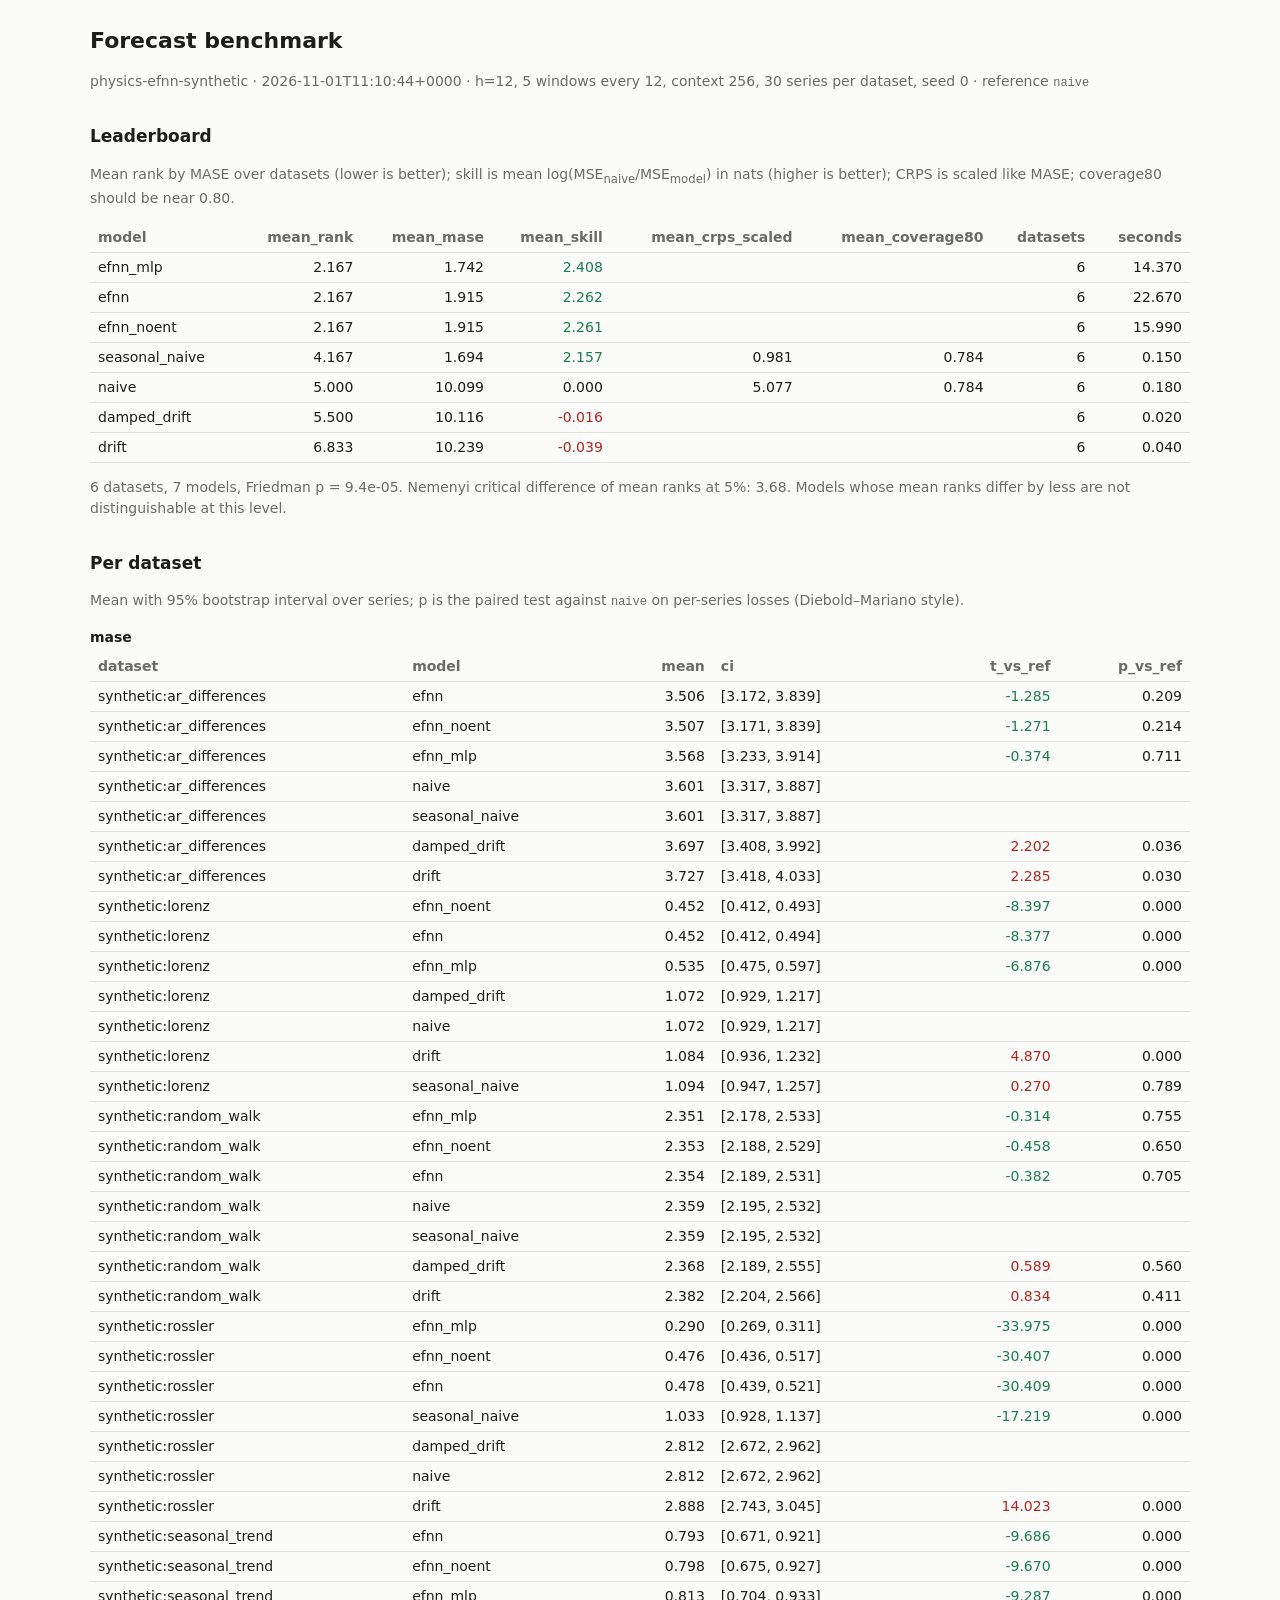
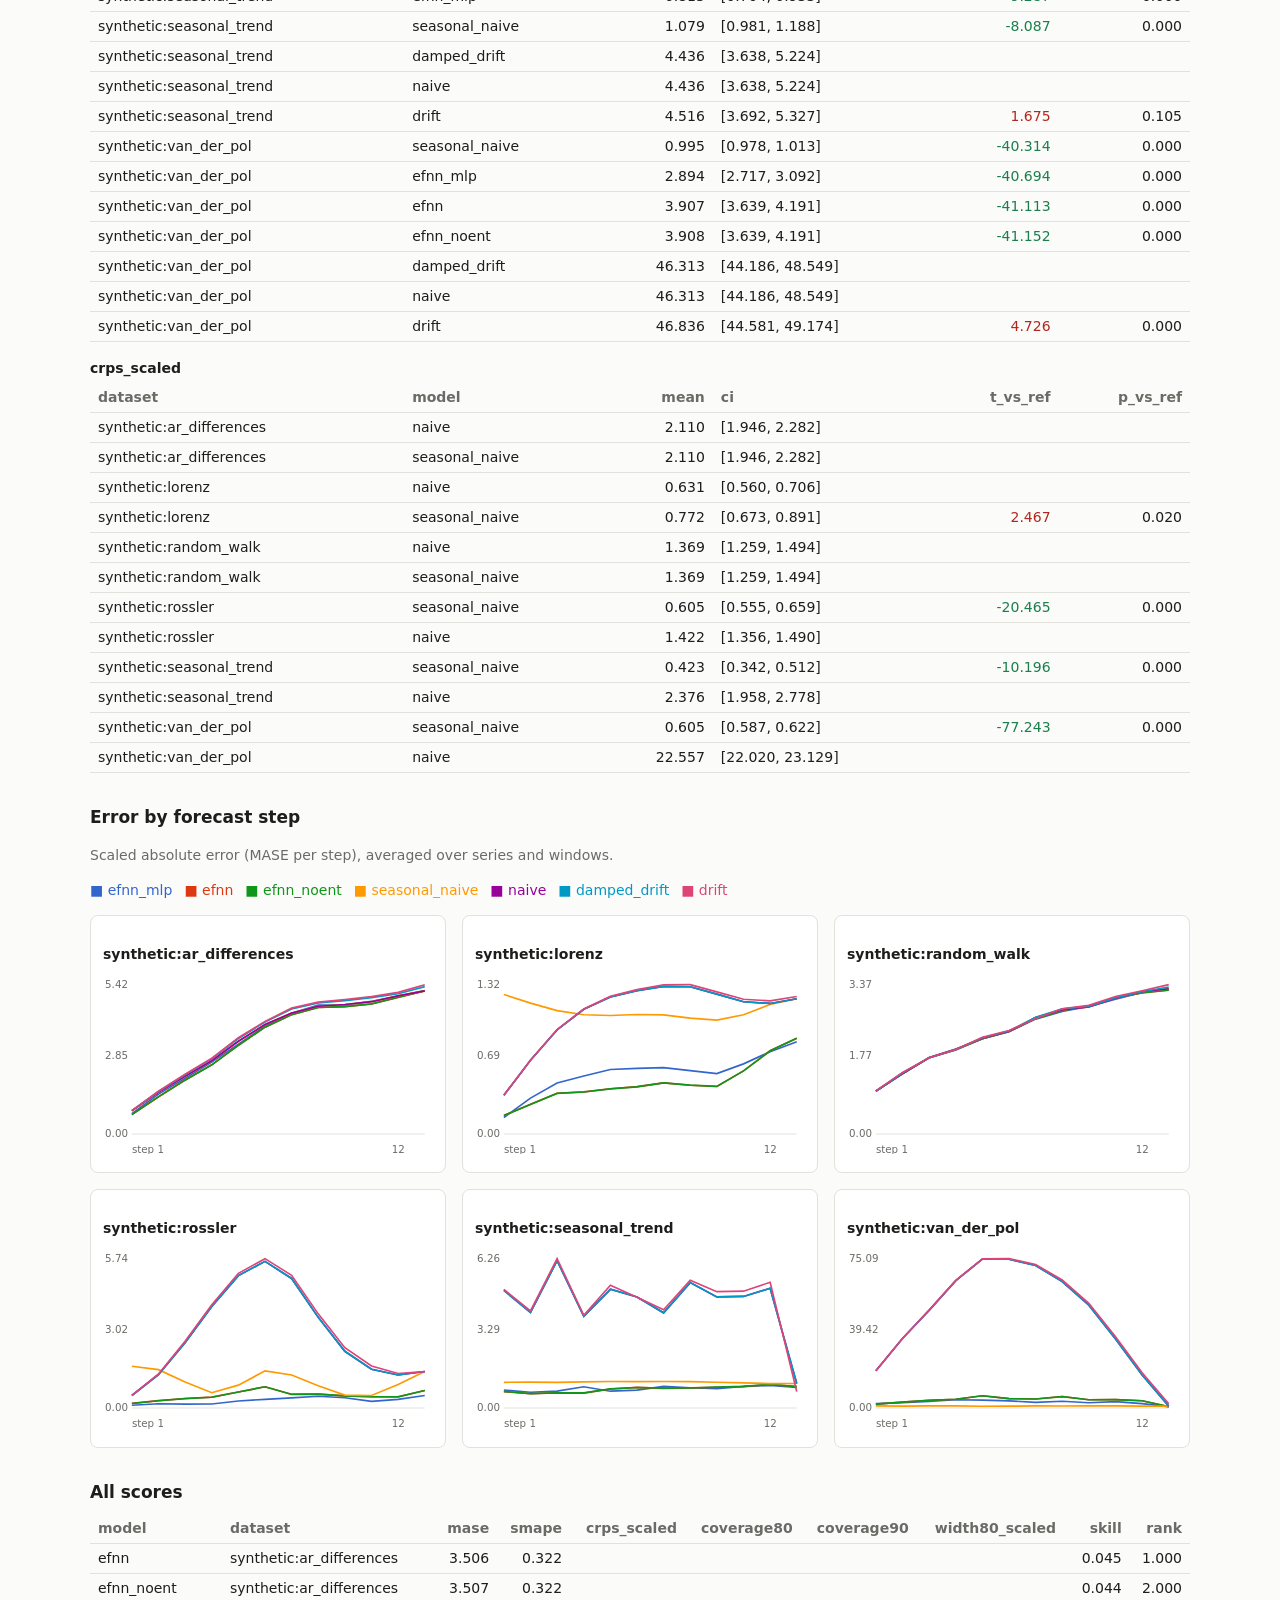
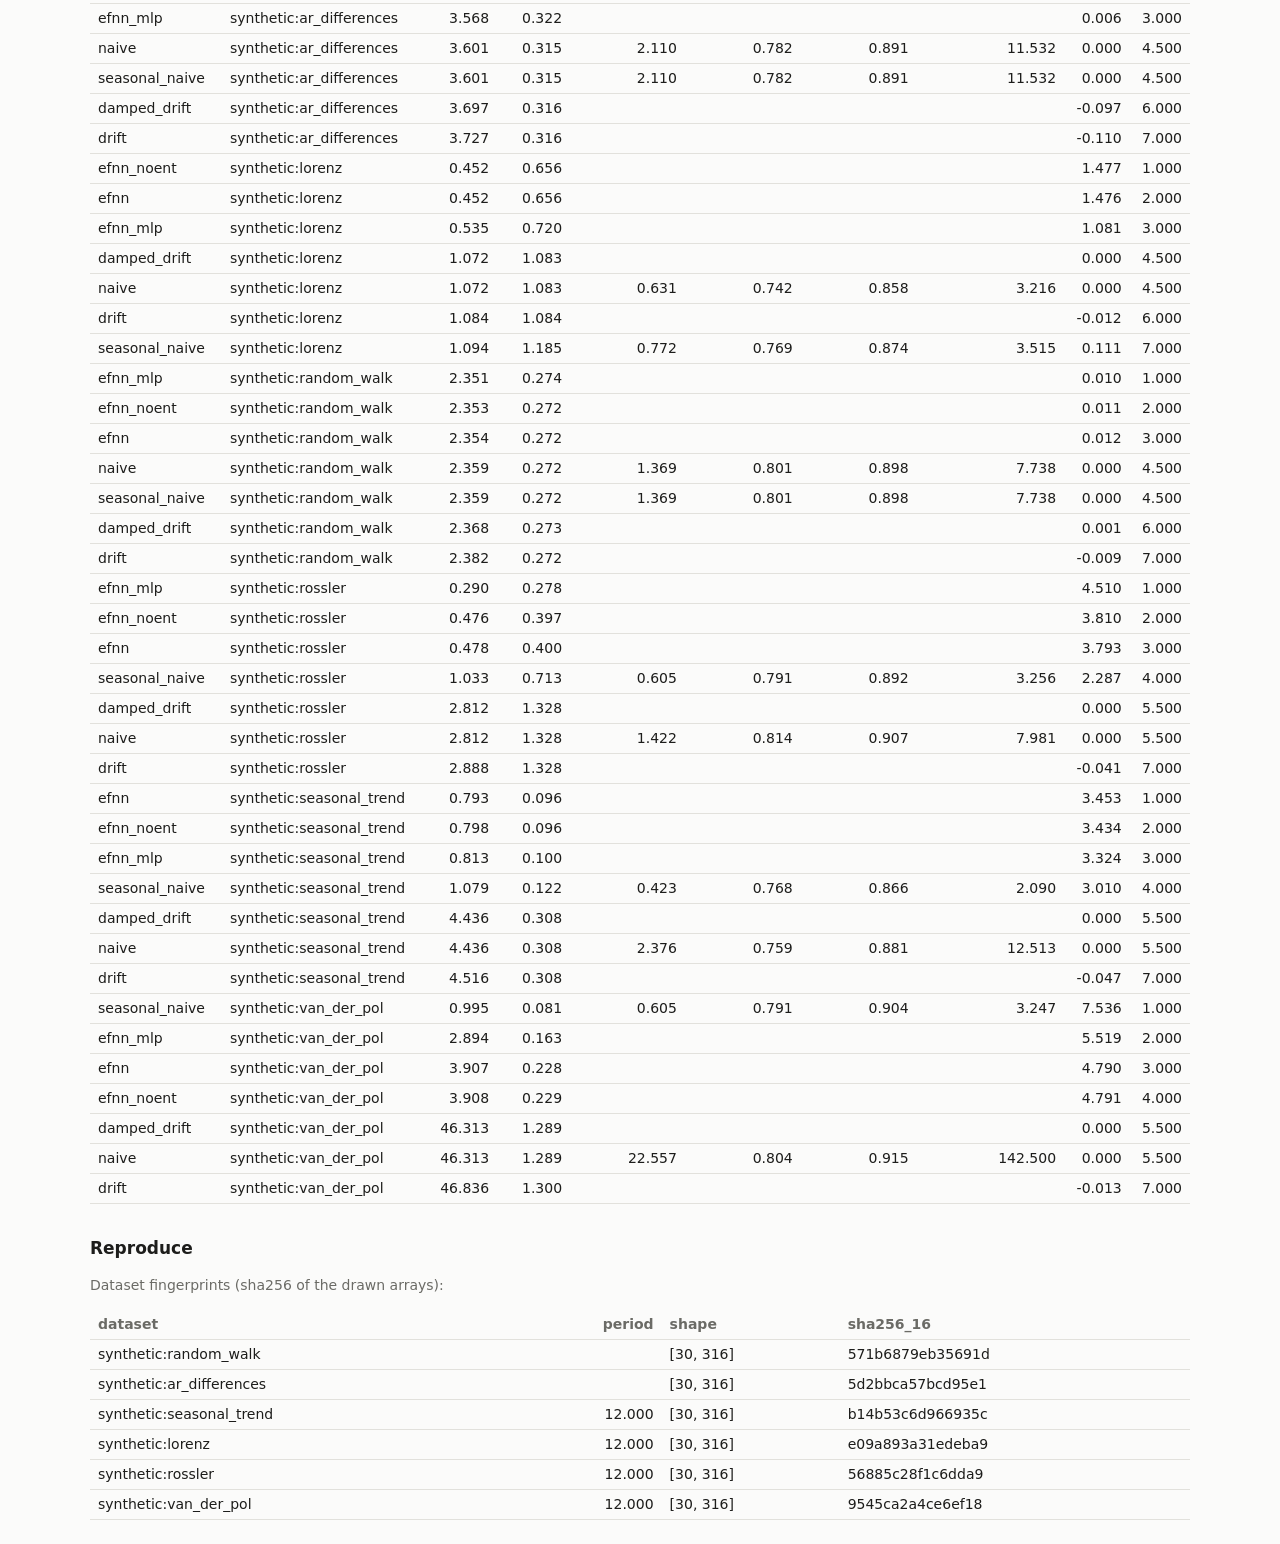
<file: results/physics-efnn-synthetic/report.html>
<!doctype html><html lang=en><head><meta charset=utf-8><meta name=viewport content='width=device-width,initial-scale=1'><title>Forecast benchmark</title><style>
:root{--bg:#fbfbfa;--fg:#1d1d1b;--muted:#6b6b66;--line:#e2e1dc;--card:#fff;--good:#1a7f4b;--bad:#b3261e;
--s1:#3366cc;--s2:#dc3912;--s3:#109618;--s4:#ff9900;--s5:#990099;--s6:#0099c6;--s7:#dd4477;--s8:#66aa00}
@media (prefers-color-scheme:dark){:root{--bg:#161615;--fg:#ecebe6;--muted:#a09f99;--line:#33322f;--card:#1e1e1c;
--good:#5cc98f;--bad:#f2867e;--s1:#7aa2f7;--s2:#f7768e;--s3:#9ece6a;--s4:#e0af68;--s5:#bb9af7;--s6:#7dcfff;--s7:#ff9e64;--s8:#c3e88d}}
body{background:var(--bg);color:var(--fg);font:14px/1.5 system-ui,-apple-system,sans-serif;margin:0 auto;max-width:1100px;padding:24px 16px}
h1{font-size:22px;margin:0 0 4px}h2{font-size:17px;margin:32px 0 8px}h3{font-size:14px;margin:16px 0 4px}
.muted{color:var(--muted)}.wrap{overflow-x:auto}table{border-collapse:collapse;font-variant-numeric:tabular-nums;width:100%}
th,td{border-bottom:1px solid var(--line);padding:4px 8px;text-align:right;white-space:nowrap}th:first-child,td:first-child{text-align:left}
th{color:var(--muted);font-weight:600}.good{color:var(--good)}.bad{color:var(--bad)}
.grid{display:grid;gap:16px;grid-template-columns:repeat(auto-fill,minmax(320px,1fr))}
.card{background:var(--card);border:1px solid var(--line);border-radius:8px;padding:12px}
svg text{fill:var(--muted);font-size:10px}.legend span{display:inline-block;margin-right:12px}
td.txt,th.txt{text-align:left}code{font-size:12px}a{color:var(--s1)}
</style></head><body>
<h1>Forecast benchmark</h1><p class=muted>physics-efnn-synthetic · 2026-11-01T11:10:44+0000 · h=12, 5 windows every 12, context 256, 30 series per dataset, seed 0 · reference <code>naive</code></p>
<h2>Leaderboard</h2><p class=muted>Mean rank by MASE over datasets (lower is better); skill is mean log(MSE<sub>naive</sub>/MSE<sub>model</sub>) in nats (higher is better); CRPS is scaled like MASE; coverage80 should be near 0.80.</p>
<div class="wrap"><table><thead><tr><th class="txt">model</th><th class="">mean_rank</th><th class="">mean_mase</th><th class="">mean_skill</th><th class="">mean_crps_scaled</th><th class="">mean_coverage80</th><th class="">datasets</th><th class="">seconds</th></tr></thead><tbody><tr><td class="txt">efnn_mlp</td><td class="">2.167</td><td class="">1.742</td><td class="good">2.408</td><td class=""></td><td class=""></td><td class="">6</td><td class="">14.370</td></tr><tr><td class="txt">efnn</td><td class="">2.167</td><td class="">1.915</td><td class="good">2.262</td><td class=""></td><td class=""></td><td class="">6</td><td class="">22.670</td></tr><tr><td class="txt">efnn_noent</td><td class="">2.167</td><td class="">1.915</td><td class="good">2.261</td><td class=""></td><td class=""></td><td class="">6</td><td class="">15.990</td></tr><tr><td class="txt">seasonal_naive</td><td class="">4.167</td><td class="">1.694</td><td class="good">2.157</td><td class="">0.981</td><td class="">0.784</td><td class="">6</td><td class="">0.150</td></tr><tr><td class="txt">naive</td><td class="">5.000</td><td class="">10.099</td><td class="">0.000</td><td class="">5.077</td><td class="">0.784</td><td class="">6</td><td class="">0.180</td></tr><tr><td class="txt">damped_drift</td><td class="">5.500</td><td class="">10.116</td><td class="bad">-0.016</td><td class=""></td><td class=""></td><td class="">6</td><td class="">0.020</td></tr><tr><td class="txt">drift</td><td class="">6.833</td><td class="">10.239</td><td class="bad">-0.039</td><td class=""></td><td class=""></td><td class="">6</td><td class="">0.040</td></tr></tbody></table></div>
<p class=muted>6 datasets, 7 models, Friedman p = 9.4e-05. Nemenyi critical difference of mean ranks at 5%: 3.68. Models whose mean ranks differ by less are not distinguishable at this level.</p>
<h2>Per dataset</h2><p class=muted>Mean with 95% bootstrap interval over series; p is the paired test against <code>naive</code> on per-series losses (Diebold–Mariano style).</p>
<h3>mase</h3><div class="wrap"><table><thead><tr><th class="txt">dataset</th><th class="txt">model</th><th class="">mean</th><th class="txt">ci</th><th class="">t_vs_ref</th><th class="">p_vs_ref</th></tr></thead><tbody><tr><td class="txt">synthetic:ar_differences</td><td class="txt">efnn</td><td class="">3.506</td><td class="txt">[3.172, 3.839]</td><td class="good">-1.285</td><td class="">0.209</td></tr><tr><td class="txt">synthetic:ar_differences</td><td class="txt">efnn_noent</td><td class="">3.507</td><td class="txt">[3.171, 3.839]</td><td class="good">-1.271</td><td class="">0.214</td></tr><tr><td class="txt">synthetic:ar_differences</td><td class="txt">efnn_mlp</td><td class="">3.568</td><td class="txt">[3.233, 3.914]</td><td class="good">-0.374</td><td class="">0.711</td></tr><tr><td class="txt">synthetic:ar_differences</td><td class="txt">naive</td><td class="">3.601</td><td class="txt">[3.317, 3.887]</td><td class=""></td><td class=""></td></tr><tr><td class="txt">synthetic:ar_differences</td><td class="txt">seasonal_naive</td><td class="">3.601</td><td class="txt">[3.317, 3.887]</td><td class=""></td><td class=""></td></tr><tr><td class="txt">synthetic:ar_differences</td><td class="txt">damped_drift</td><td class="">3.697</td><td class="txt">[3.408, 3.992]</td><td class="bad">2.202</td><td class="">0.036</td></tr><tr><td class="txt">synthetic:ar_differences</td><td class="txt">drift</td><td class="">3.727</td><td class="txt">[3.418, 4.033]</td><td class="bad">2.285</td><td class="">0.030</td></tr><tr><td class="txt">synthetic:lorenz</td><td class="txt">efnn_noent</td><td class="">0.452</td><td class="txt">[0.412, 0.493]</td><td class="good">-8.397</td><td class="">0.000</td></tr><tr><td class="txt">synthetic:lorenz</td><td class="txt">efnn</td><td class="">0.452</td><td class="txt">[0.412, 0.494]</td><td class="good">-8.377</td><td class="">0.000</td></tr><tr><td class="txt">synthetic:lorenz</td><td class="txt">efnn_mlp</td><td class="">0.535</td><td class="txt">[0.475, 0.597]</td><td class="good">-6.876</td><td class="">0.000</td></tr><tr><td class="txt">synthetic:lorenz</td><td class="txt">damped_drift</td><td class="">1.072</td><td class="txt">[0.929, 1.217]</td><td class=""></td><td class=""></td></tr><tr><td class="txt">synthetic:lorenz</td><td class="txt">naive</td><td class="">1.072</td><td class="txt">[0.929, 1.217]</td><td class=""></td><td class=""></td></tr><tr><td class="txt">synthetic:lorenz</td><td class="txt">drift</td><td class="">1.084</td><td class="txt">[0.936, 1.232]</td><td class="bad">4.870</td><td class="">0.000</td></tr><tr><td class="txt">synthetic:lorenz</td><td class="txt">seasonal_naive</td><td class="">1.094</td><td class="txt">[0.947, 1.257]</td><td class="bad">0.270</td><td class="">0.789</td></tr><tr><td class="txt">synthetic:random_walk</td><td class="txt">efnn_mlp</td><td class="">2.351</td><td class="txt">[2.178, 2.533]</td><td class="good">-0.314</td><td class="">0.755</td></tr><tr><td class="txt">synthetic:random_walk</td><td class="txt">efnn_noent</td><td class="">2.353</td><td class="txt">[2.188, 2.529]</td><td class="good">-0.458</td><td class="">0.650</td></tr><tr><td class="txt">synthetic:random_walk</td><td class="txt">efnn</td><td class="">2.354</td><td class="txt">[2.189, 2.531]</td><td class="good">-0.382</td><td class="">0.705</td></tr><tr><td class="txt">synthetic:random_walk</td><td class="txt">naive</td><td class="">2.359</td><td class="txt">[2.195, 2.532]</td><td class=""></td><td class=""></td></tr><tr><td class="txt">synthetic:random_walk</td><td class="txt">seasonal_naive</td><td class="">2.359</td><td class="txt">[2.195, 2.532]</td><td class=""></td><td class=""></td></tr><tr><td class="txt">synthetic:random_walk</td><td class="txt">damped_drift</td><td class="">2.368</td><td class="txt">[2.189, 2.555]</td><td class="bad">0.589</td><td class="">0.560</td></tr><tr><td class="txt">synthetic:random_walk</td><td class="txt">drift</td><td class="">2.382</td><td class="txt">[2.204, 2.566]</td><td class="bad">0.834</td><td class="">0.411</td></tr><tr><td class="txt">synthetic:rossler</td><td class="txt">efnn_mlp</td><td class="">0.290</td><td class="txt">[0.269, 0.311]</td><td class="good">-33.975</td><td class="">0.000</td></tr><tr><td class="txt">synthetic:rossler</td><td class="txt">efnn_noent</td><td class="">0.476</td><td class="txt">[0.436, 0.517]</td><td class="good">-30.407</td><td class="">0.000</td></tr><tr><td class="txt">synthetic:rossler</td><td class="txt">efnn</td><td class="">0.478</td><td class="txt">[0.439, 0.521]</td><td class="good">-30.409</td><td class="">0.000</td></tr><tr><td class="txt">synthetic:rossler</td><td class="txt">seasonal_naive</td><td class="">1.033</td><td class="txt">[0.928, 1.137]</td><td class="good">-17.219</td><td class="">0.000</td></tr><tr><td class="txt">synthetic:rossler</td><td class="txt">damped_drift</td><td class="">2.812</td><td class="txt">[2.672, 2.962]</td><td class=""></td><td class=""></td></tr><tr><td class="txt">synthetic:rossler</td><td class="txt">naive</td><td class="">2.812</td><td class="txt">[2.672, 2.962]</td><td class=""></td><td class=""></td></tr><tr><td class="txt">synthetic:rossler</td><td class="txt">drift</td><td class="">2.888</td><td class="txt">[2.743, 3.045]</td><td class="bad">14.023</td><td class="">0.000</td></tr><tr><td class="txt">synthetic:seasonal_trend</td><td class="txt">efnn</td><td class="">0.793</td><td class="txt">[0.671, 0.921]</td><td class="good">-9.686</td><td class="">0.000</td></tr><tr><td class="txt">synthetic:seasonal_trend</td><td class="txt">efnn_noent</td><td class="">0.798</td><td class="txt">[0.675, 0.927]</td><td class="good">-9.670</td><td class="">0.000</td></tr><tr><td class="txt">synthetic:seasonal_trend</td><td class="txt">efnn_mlp</td><td class="">0.813</td><td class="txt">[0.704, 0.933]</td><td class="good">-9.287</td><td class="">0.000</td></tr><tr><td class="txt">synthetic:seasonal_trend</td><td class="txt">seasonal_naive</td><td class="">1.079</td><td class="txt">[0.981, 1.188]</td><td class="good">-8.087</td><td class="">0.000</td></tr><tr><td class="txt">synthetic:seasonal_trend</td><td class="txt">damped_drift</td><td class="">4.436</td><td class="txt">[3.638, 5.224]</td><td class=""></td><td class=""></td></tr><tr><td class="txt">synthetic:seasonal_trend</td><td class="txt">naive</td><td class="">4.436</td><td class="txt">[3.638, 5.224]</td><td class=""></td><td class=""></td></tr><tr><td class="txt">synthetic:seasonal_trend</td><td class="txt">drift</td><td class="">4.516</td><td class="txt">[3.692, 5.327]</td><td class="bad">1.675</td><td class="">0.105</td></tr><tr><td class="txt">synthetic:van_der_pol</td><td class="txt">seasonal_naive</td><td class="">0.995</td><td class="txt">[0.978, 1.013]</td><td class="good">-40.314</td><td class="">0.000</td></tr><tr><td class="txt">synthetic:van_der_pol</td><td class="txt">efnn_mlp</td><td class="">2.894</td><td class="txt">[2.717, 3.092]</td><td class="good">-40.694</td><td class="">0.000</td></tr><tr><td class="txt">synthetic:van_der_pol</td><td class="txt">efnn</td><td class="">3.907</td><td class="txt">[3.639, 4.191]</td><td class="good">-41.113</td><td class="">0.000</td></tr><tr><td class="txt">synthetic:van_der_pol</td><td class="txt">efnn_noent</td><td class="">3.908</td><td class="txt">[3.639, 4.191]</td><td class="good">-41.152</td><td class="">0.000</td></tr><tr><td class="txt">synthetic:van_der_pol</td><td class="txt">damped_drift</td><td class="">46.313</td><td class="txt">[44.186, 48.549]</td><td class=""></td><td class=""></td></tr><tr><td class="txt">synthetic:van_der_pol</td><td class="txt">naive</td><td class="">46.313</td><td class="txt">[44.186, 48.549]</td><td class=""></td><td class=""></td></tr><tr><td class="txt">synthetic:van_der_pol</td><td class="txt">drift</td><td class="">46.836</td><td class="txt">[44.581, 49.174]</td><td class="bad">4.726</td><td class="">0.000</td></tr></tbody></table></div>
<h3>crps_scaled</h3><div class="wrap"><table><thead><tr><th class="txt">dataset</th><th class="txt">model</th><th class="">mean</th><th class="txt">ci</th><th class="">t_vs_ref</th><th class="">p_vs_ref</th></tr></thead><tbody><tr><td class="txt">synthetic:ar_differences</td><td class="txt">naive</td><td class="">2.110</td><td class="txt">[1.946, 2.282]</td><td class=""></td><td class=""></td></tr><tr><td class="txt">synthetic:ar_differences</td><td class="txt">seasonal_naive</td><td class="">2.110</td><td class="txt">[1.946, 2.282]</td><td class=""></td><td class=""></td></tr><tr><td class="txt">synthetic:lorenz</td><td class="txt">naive</td><td class="">0.631</td><td class="txt">[0.560, 0.706]</td><td class=""></td><td class=""></td></tr><tr><td class="txt">synthetic:lorenz</td><td class="txt">seasonal_naive</td><td class="">0.772</td><td class="txt">[0.673, 0.891]</td><td class="bad">2.467</td><td class="">0.020</td></tr><tr><td class="txt">synthetic:random_walk</td><td class="txt">naive</td><td class="">1.369</td><td class="txt">[1.259, 1.494]</td><td class=""></td><td class=""></td></tr><tr><td class="txt">synthetic:random_walk</td><td class="txt">seasonal_naive</td><td class="">1.369</td><td class="txt">[1.259, 1.494]</td><td class=""></td><td class=""></td></tr><tr><td class="txt">synthetic:rossler</td><td class="txt">seasonal_naive</td><td class="">0.605</td><td class="txt">[0.555, 0.659]</td><td class="good">-20.465</td><td class="">0.000</td></tr><tr><td class="txt">synthetic:rossler</td><td class="txt">naive</td><td class="">1.422</td><td class="txt">[1.356, 1.490]</td><td class=""></td><td class=""></td></tr><tr><td class="txt">synthetic:seasonal_trend</td><td class="txt">seasonal_naive</td><td class="">0.423</td><td class="txt">[0.342, 0.512]</td><td class="good">-10.196</td><td class="">0.000</td></tr><tr><td class="txt">synthetic:seasonal_trend</td><td class="txt">naive</td><td class="">2.376</td><td class="txt">[1.958, 2.778]</td><td class=""></td><td class=""></td></tr><tr><td class="txt">synthetic:van_der_pol</td><td class="txt">seasonal_naive</td><td class="">0.605</td><td class="txt">[0.587, 0.622]</td><td class="good">-77.243</td><td class="">0.000</td></tr><tr><td class="txt">synthetic:van_der_pol</td><td class="txt">naive</td><td class="">22.557</td><td class="txt">[22.020, 23.129]</td><td class=""></td><td class=""></td></tr></tbody></table></div>
<h2>Error by forecast step</h2><p class=muted>Scaled absolute error (MASE per step), averaged over series and windows.</p><p class=legend><span style="color:var(--s1)">■ efnn_mlp</span><span style="color:var(--s2)">■ efnn</span><span style="color:var(--s3)">■ efnn_noent</span><span style="color:var(--s4)">■ seasonal_naive</span><span style="color:var(--s5)">■ naive</span><span style="color:var(--s6)">■ damped_drift</span><span style="color:var(--s7)">■ drift</span></p>
<div class="grid"><div class="card"><h3>synthetic:ar_differences</h3><svg viewBox="0 0 320 180" width="100%" role="img" aria-label="scaled error by step"><line x1="28" y1="160.0" x2="312" y2="160.0" stroke="var(--line)"/><text x="2" y="163.0">0.00</text><text x="2" y="87.0">2.85</text><text x="2" y="18.23809523809524">5.42</text><text x="28" y="178">step 1</text><text x="280" y="178">12</text><polyline fill="none" stroke="var(--s1)" stroke-width="1.6" points="28.0,140.4 53.8,121.3 79.6,105.9 105.5,90.3 131.3,72.8 157.1,55.3 182.9,42.9 208.7,35.0 234.5,35.0 260.4,31.4 286.2,26.2 312.0,20.8"/><polyline fill="none" stroke="var(--s2)" stroke-width="1.6" points="28.0,141.2 53.8,123.9 79.6,107.7 105.5,92.9 131.3,73.9 157.1,56.4 182.9,44.4 208.7,37.2 234.5,36.5 260.4,33.9 286.2,27.5 312.0,21.4"/><polyline fill="none" stroke="var(--s3)" stroke-width="1.6" points="28.0,141.2 53.8,124.0 79.6,107.8 105.5,92.9 131.3,74.0 157.1,56.4 182.9,44.2 208.7,37.2 234.5,36.5 260.4,33.8 286.2,27.4 312.0,21.3"/><polyline fill="none" stroke="var(--s4)" stroke-width="1.6" points="28.0,137.5 53.8,119.6 79.6,104.0 105.5,89.0 131.3,70.1 157.1,53.8 182.9,42.8 208.7,36.1 234.5,34.4 260.4,31.7 286.2,26.1 312.0,21.2"/><polyline fill="none" stroke="var(--s5)" stroke-width="1.6" points="28.0,137.5 53.8,119.6 79.6,104.0 105.5,89.0 131.3,70.1 157.1,53.8 182.9,42.8 208.7,36.1 234.5,34.4 260.4,31.7 286.2,26.1 312.0,21.2"/><polyline fill="none" stroke="var(--s6)" stroke-width="1.6" points="28.0,137.3 53.8,118.8 79.6,102.6 105.5,87.2 131.3,67.4 157.1,51.5 182.9,38.8 208.7,32.8 234.5,30.6 260.4,27.8 286.2,24.0 312.0,17.1"/><polyline fill="none" stroke="var(--s7)" stroke-width="1.6" points="28.0,137.3 53.8,118.6 79.6,102.1 105.5,86.5 131.3,66.6 157.1,50.8 182.9,37.9 208.7,32.1 234.5,29.6 260.4,26.8 286.2,22.7 312.0,15.2"/></svg></div><div class="card"><h3>synthetic:lorenz</h3><svg viewBox="0 0 320 180" width="100%" role="img" aria-label="scaled error by step"><line x1="28" y1="160.0" x2="312" y2="160.0" stroke="var(--line)"/><text x="2" y="163.0">0.00</text><text x="2" y="87.0">0.69</text><text x="2" y="18.23809523809527">1.32</text><text x="28" y="178">step 1</text><text x="280" y="178">12</text><polyline fill="none" stroke="var(--s1)" stroke-width="1.6" points="28.0,144.0 53.8,125.2 79.6,110.6 105.5,103.8 131.3,97.5 157.1,96.4 182.9,95.6 208.7,98.6 234.5,101.4 260.4,92.0 286.2,80.2 312.0,70.6"/><polyline fill="none" stroke="var(--s2)" stroke-width="1.6" points="28.0,142.1 53.8,131.2 79.6,120.5 105.5,119.1 131.3,116.1 157.1,114.1 182.9,110.4 208.7,112.7 234.5,113.9 260.4,98.8 286.2,79.3 312.0,67.1"/><polyline fill="none" stroke="var(--s3)" stroke-width="1.6" points="28.0,142.1 53.8,131.3 79.6,120.6 105.5,119.3 131.3,116.2 157.1,114.3 182.9,110.5 208.7,112.6 234.5,113.8 260.4,98.8 286.2,79.3 312.0,67.2"/><polyline fill="none" stroke="var(--s4)" stroke-width="1.6" points="28.0,24.7 53.8,33.1 79.6,40.4 105.5,44.4 131.3,45.1 157.1,44.1 182.9,44.5 208.7,47.6 234.5,49.5 260.4,44.4 286.2,34.3 312.0,28.9"/><polyline fill="none" stroke="var(--s5)" stroke-width="1.6" points="28.0,122.4 53.8,88.5 79.6,59.0 105.5,39.1 131.3,27.2 157.1,21.0 182.9,16.8 208.7,17.2 234.5,24.4 260.4,31.8 286.2,33.4 312.0,28.9"/><polyline fill="none" stroke="var(--s6)" stroke-width="1.6" points="28.0,122.4 53.8,88.5 79.6,59.0 105.5,39.1 131.3,27.2 157.1,21.0 182.9,16.8 208.7,17.2 234.5,24.4 260.4,31.8 286.2,33.4 312.0,28.9"/><polyline fill="none" stroke="var(--s7)" stroke-width="1.6" points="28.0,122.5 53.8,88.4 79.6,58.7 105.5,38.7 131.3,26.4 157.1,20.0 182.9,15.3 208.7,15.2 234.5,22.2 260.4,29.3 286.2,30.9 312.0,26.7"/></svg></div><div class="card"><h3>synthetic:random_walk</h3><svg viewBox="0 0 320 180" width="100%" role="img" aria-label="scaled error by step"><line x1="28" y1="160.0" x2="312" y2="160.0" stroke="var(--line)"/><text x="2" y="163.0">0.00</text><text x="2" y="87.0">1.77</text><text x="2" y="18.23809523809524">3.37</text><text x="28" y="178">step 1</text><text x="280" y="178">12</text><polyline fill="none" stroke="var(--s1)" stroke-width="1.6" points="28.0,118.4 53.8,101.7 79.6,85.9 105.5,77.6 131.3,67.6 157.1,60.7 182.9,48.6 208.7,41.2 234.5,36.2 260.4,29.2 286.2,22.8 312.0,19.2"/><polyline fill="none" stroke="var(--s2)" stroke-width="1.6" points="28.0,118.3 53.8,101.3 79.6,86.0 105.5,78.4 131.3,67.6 157.1,60.7 182.9,48.0 208.7,40.3 234.5,35.6 260.4,27.9 286.2,23.2 312.0,20.4"/><polyline fill="none" stroke="var(--s3)" stroke-width="1.6" points="28.0,118.4 53.8,101.3 79.6,86.0 105.5,78.3 131.3,67.7 157.1,60.8 182.9,48.1 208.7,40.5 234.5,35.6 260.4,28.0 286.2,23.0 312.0,20.5"/><polyline fill="none" stroke="var(--s4)" stroke-width="1.6" points="28.0,118.7 53.8,101.5 79.6,86.1 105.5,77.9 131.3,67.1 157.1,60.6 182.9,47.0 208.7,39.7 234.5,36.9 260.4,28.5 286.2,22.0 312.0,19.1"/><polyline fill="none" stroke="var(--s5)" stroke-width="1.6" points="28.0,118.7 53.8,101.5 79.6,86.1 105.5,77.9 131.3,67.1 157.1,60.6 182.9,47.0 208.7,39.7 234.5,36.9 260.4,28.5 286.2,22.0 312.0,19.1"/><polyline fill="none" stroke="var(--s6)" stroke-width="1.6" points="28.0,118.5 53.8,100.9 79.6,86.2 105.5,78.3 131.3,66.7 157.1,60.1 182.9,46.8 208.7,38.7 234.5,36.2 260.4,28.0 286.2,22.1 312.0,17.4"/><polyline fill="none" stroke="var(--s7)" stroke-width="1.6" points="28.0,118.2 53.8,100.3 79.6,86.0 105.5,78.0 131.3,66.3 157.1,59.6 182.9,48.0 208.7,38.6 234.5,35.3 260.4,26.7 286.2,21.1 312.0,15.2"/></svg></div><div class="card"><h3>synthetic:rossler</h3><svg viewBox="0 0 320 180" width="100%" role="img" aria-label="scaled error by step"><line x1="28" y1="160.0" x2="312" y2="160.0" stroke="var(--line)"/><text x="2" y="163.0">0.00</text><text x="2" y="87.0">3.02</text><text x="2" y="18.23809523809524">5.74</text><text x="28" y="178">step 1</text><text x="280" y="178">12</text><polyline fill="none" stroke="var(--s1)" stroke-width="1.6" points="28.0,157.3 53.8,155.9 79.6,156.2 105.5,156.1 131.3,153.2 157.1,151.6 182.9,150.2 208.7,148.6 234.5,150.1 260.4,153.6 286.2,151.7 312.0,147.9"/><polyline fill="none" stroke="var(--s2)" stroke-width="1.6" points="28.0,155.5 53.8,152.9 79.6,150.8 105.5,149.5 131.3,144.5 157.1,139.4 182.9,146.6 208.7,146.5 234.5,148.3 260.4,149.1 286.2,149.1 312.0,143.0"/><polyline fill="none" stroke="var(--s3)" stroke-width="1.6" points="28.0,155.6 53.8,153.0 79.6,150.9 105.5,149.6 131.3,144.5 157.1,139.4 182.9,146.9 208.7,146.6 234.5,148.3 260.4,149.1 286.2,149.2 312.0,143.1"/><polyline fill="none" stroke="var(--s4)" stroke-width="1.6" points="28.0,119.5 53.8,122.8 79.6,134.8 105.5,145.2 131.3,137.8 157.1,124.0 182.9,128.0 208.7,138.5 234.5,147.5 260.4,147.9 286.2,137.2 312.0,124.6"/><polyline fill="none" stroke="var(--s5)" stroke-width="1.6" points="28.0,147.9 53.8,127.7 79.6,96.6 105.5,61.5 131.3,31.6 157.1,17.8 182.9,34.4 208.7,72.1 234.5,105.0 260.4,122.4 286.2,128.0 312.0,124.6"/><polyline fill="none" stroke="var(--s6)" stroke-width="1.6" points="28.0,147.9 53.8,127.7 79.6,96.6 105.5,61.5 131.3,31.6 157.1,17.8 182.9,34.4 208.7,72.1 234.5,105.0 260.4,122.4 286.2,128.0 312.0,124.6"/><polyline fill="none" stroke="var(--s7)" stroke-width="1.6" points="28.0,147.7 53.8,127.0 79.6,95.3 105.5,59.8 131.3,29.4 157.1,15.2 182.9,31.4 208.7,68.7 234.5,101.5 260.4,119.3 286.2,126.5 312.0,124.7"/></svg></div><div class="card"><h3>synthetic:seasonal_trend</h3><svg viewBox="0 0 320 180" width="100%" role="img" aria-label="scaled error by step"><line x1="28" y1="160.0" x2="312" y2="160.0" stroke="var(--line)"/><text x="2" y="163.0">0.00</text><text x="2" y="87.0">3.29</text><text x="2" y="18.23809523809524">6.26</text><text x="28" y="178">step 1</text><text x="280" y="178">12</text><polyline fill="none" stroke="var(--s1)" stroke-width="1.6" points="28.0,142.5 53.8,144.7 79.6,143.6 105.5,139.4 131.3,143.7 157.1,142.7 182.9,139.0 208.7,140.4 234.5,141.3 260.4,139.1 286.2,138.2 312.0,140.0"/><polyline fill="none" stroke="var(--s2)" stroke-width="1.6" points="28.0,144.2 53.8,146.2 79.6,145.3 105.5,145.6 131.3,141.6 157.1,140.0 182.9,140.9 208.7,140.5 234.5,139.9 260.4,139.3 286.2,137.2 312.0,139.2"/><polyline fill="none" stroke="var(--s3)" stroke-width="1.6" points="28.0,143.9 53.8,146.0 79.6,145.2 105.5,145.3 131.3,141.5 157.1,140.1 182.9,140.7 208.7,140.6 234.5,139.7 260.4,139.1 286.2,137.1 312.0,139.3"/><polyline fill="none" stroke="var(--s4)" stroke-width="1.6" points="28.0,135.1 53.8,134.9 79.6,135.1 105.5,134.6 131.3,134.3 157.1,134.4 182.9,134.3 208.7,134.4 234.5,135.0 260.4,135.7 286.2,136.3 312.0,136.2"/><polyline fill="none" stroke="var(--s5)" stroke-width="1.6" points="28.0,46.0 53.8,67.3 79.6,17.2 105.5,71.1 131.3,44.9 157.1,52.3 182.9,67.7 208.7,38.4 234.5,52.3 260.4,51.8 286.2,43.9 312.0,136.2"/><polyline fill="none" stroke="var(--s6)" stroke-width="1.6" points="28.0,46.0 53.8,67.3 79.6,17.2 105.5,71.1 131.3,44.9 157.1,52.3 182.9,67.7 208.7,38.4 234.5,52.3 260.4,51.8 286.2,43.9 312.0,136.2"/><polyline fill="none" stroke="var(--s7)" stroke-width="1.6" points="28.0,45.0 53.8,65.8 79.6,15.2 105.5,70.1 131.3,41.0 157.1,52.6 182.9,64.8 208.7,36.2 234.5,47.2 260.4,46.7 286.2,38.1 312.0,144.1"/></svg></div><div class="card"><h3>synthetic:van_der_pol</h3><svg viewBox="0 0 320 180" width="100%" role="img" aria-label="scaled error by step"><line x1="28" y1="160.0" x2="312" y2="160.0" stroke="var(--line)"/><text x="2" y="163.0">0.00</text><text x="2" y="87.0">39.42</text><text x="2" y="18.23809523809524">75.09</text><text x="28" y="178">step 1</text><text x="280" y="178">12</text><polyline fill="none" stroke="var(--s1)" stroke-width="1.6" points="28.0,155.8 53.8,154.9 79.6,153.7 105.5,152.0 131.3,152.3 157.1,153.1 182.9,154.6 208.7,153.5 234.5,154.9 260.4,153.8 286.2,155.7 312.0,158.6"/><polyline fill="none" stroke="var(--s2)" stroke-width="1.6" points="28.0,156.3 53.8,154.3 79.6,152.6 105.5,151.5 131.3,148.1 157.1,150.9 182.9,151.3 208.7,148.9 234.5,152.0 260.4,151.9 286.2,153.0 312.0,158.7"/><polyline fill="none" stroke="var(--s3)" stroke-width="1.6" points="28.0,156.3 53.8,154.3 79.6,152.6 105.5,151.5 131.3,148.1 157.1,150.9 182.9,151.3 208.7,149.0 234.5,152.0 260.4,151.9 286.2,153.0 312.0,158.8"/><polyline fill="none" stroke="var(--s4)" stroke-width="1.6" points="28.0,158.0 53.8,158.2 79.6,158.0 105.5,157.9 131.3,158.3 157.1,158.2 182.9,158.0 208.7,158.1 234.5,158.0 260.4,157.9 286.2,158.2 312.0,158.2"/><polyline fill="none" stroke="var(--s5)" stroke-width="1.6" points="28.0,123.9 53.8,92.6 79.6,65.3 105.5,36.5 131.3,15.6 157.1,15.8 182.9,21.8 208.7,37.4 234.5,60.3 260.4,93.1 286.2,128.1 312.0,158.2"/><polyline fill="none" stroke="var(--s6)" stroke-width="1.6" points="28.0,123.9 53.8,92.6 79.6,65.3 105.5,36.5 131.3,15.6 157.1,15.8 182.9,21.8 208.7,37.4 234.5,60.3 260.4,93.1 286.2,128.1 312.0,158.2"/><polyline fill="none" stroke="var(--s7)" stroke-width="1.6" points="28.0,124.0 53.8,92.6 79.6,65.1 105.5,36.3 131.3,15.3 157.1,15.2 182.9,20.9 208.7,35.9 234.5,58.5 260.4,90.8 286.2,125.9 312.0,155.9"/></svg></div></div>
<h2>All scores</h2><div class="wrap"><table><thead><tr><th class="txt">model</th><th class="txt">dataset</th><th class="">mase</th><th class="">smape</th><th class="">crps_scaled</th><th class="">coverage80</th><th class="">coverage90</th><th class="">width80_scaled</th><th class="">skill</th><th class="">rank</th></tr></thead><tbody><tr><td class="txt">efnn</td><td class="txt">synthetic:ar_differences</td><td class="">3.506</td><td class="">0.322</td><td class=""></td><td class=""></td><td class=""></td><td class=""></td><td class="">0.045</td><td class="">1.000</td></tr><tr><td class="txt">efnn_noent</td><td class="txt">synthetic:ar_differences</td><td class="">3.507</td><td class="">0.322</td><td class=""></td><td class=""></td><td class=""></td><td class=""></td><td class="">0.044</td><td class="">2.000</td></tr><tr><td class="txt">efnn_mlp</td><td class="txt">synthetic:ar_differences</td><td class="">3.568</td><td class="">0.322</td><td class=""></td><td class=""></td><td class=""></td><td class=""></td><td class="">0.006</td><td class="">3.000</td></tr><tr><td class="txt">naive</td><td class="txt">synthetic:ar_differences</td><td class="">3.601</td><td class="">0.315</td><td class="">2.110</td><td class="">0.782</td><td class="">0.891</td><td class="">11.532</td><td class="">0.000</td><td class="">4.500</td></tr><tr><td class="txt">seasonal_naive</td><td class="txt">synthetic:ar_differences</td><td class="">3.601</td><td class="">0.315</td><td class="">2.110</td><td class="">0.782</td><td class="">0.891</td><td class="">11.532</td><td class="">0.000</td><td class="">4.500</td></tr><tr><td class="txt">damped_drift</td><td class="txt">synthetic:ar_differences</td><td class="">3.697</td><td class="">0.316</td><td class=""></td><td class=""></td><td class=""></td><td class=""></td><td class="">-0.097</td><td class="">6.000</td></tr><tr><td class="txt">drift</td><td class="txt">synthetic:ar_differences</td><td class="">3.727</td><td class="">0.316</td><td class=""></td><td class=""></td><td class=""></td><td class=""></td><td class="">-0.110</td><td class="">7.000</td></tr><tr><td class="txt">efnn_noent</td><td class="txt">synthetic:lorenz</td><td class="">0.452</td><td class="">0.656</td><td class=""></td><td class=""></td><td class=""></td><td class=""></td><td class="">1.477</td><td class="">1.000</td></tr><tr><td class="txt">efnn</td><td class="txt">synthetic:lorenz</td><td class="">0.452</td><td class="">0.656</td><td class=""></td><td class=""></td><td class=""></td><td class=""></td><td class="">1.476</td><td class="">2.000</td></tr><tr><td class="txt">efnn_mlp</td><td class="txt">synthetic:lorenz</td><td class="">0.535</td><td class="">0.720</td><td class=""></td><td class=""></td><td class=""></td><td class=""></td><td class="">1.081</td><td class="">3.000</td></tr><tr><td class="txt">damped_drift</td><td class="txt">synthetic:lorenz</td><td class="">1.072</td><td class="">1.083</td><td class=""></td><td class=""></td><td class=""></td><td class=""></td><td class="">0.000</td><td class="">4.500</td></tr><tr><td class="txt">naive</td><td class="txt">synthetic:lorenz</td><td class="">1.072</td><td class="">1.083</td><td class="">0.631</td><td class="">0.742</td><td class="">0.858</td><td class="">3.216</td><td class="">0.000</td><td class="">4.500</td></tr><tr><td class="txt">drift</td><td class="txt">synthetic:lorenz</td><td class="">1.084</td><td class="">1.084</td><td class=""></td><td class=""></td><td class=""></td><td class=""></td><td class="">-0.012</td><td class="">6.000</td></tr><tr><td class="txt">seasonal_naive</td><td class="txt">synthetic:lorenz</td><td class="">1.094</td><td class="">1.185</td><td class="">0.772</td><td class="">0.769</td><td class="">0.874</td><td class="">3.515</td><td class="">0.111</td><td class="">7.000</td></tr><tr><td class="txt">efnn_mlp</td><td class="txt">synthetic:random_walk</td><td class="">2.351</td><td class="">0.274</td><td class=""></td><td class=""></td><td class=""></td><td class=""></td><td class="">0.010</td><td class="">1.000</td></tr><tr><td class="txt">efnn_noent</td><td class="txt">synthetic:random_walk</td><td class="">2.353</td><td class="">0.272</td><td class=""></td><td class=""></td><td class=""></td><td class=""></td><td class="">0.011</td><td class="">2.000</td></tr><tr><td class="txt">efnn</td><td class="txt">synthetic:random_walk</td><td class="">2.354</td><td class="">0.272</td><td class=""></td><td class=""></td><td class=""></td><td class=""></td><td class="">0.012</td><td class="">3.000</td></tr><tr><td class="txt">naive</td><td class="txt">synthetic:random_walk</td><td class="">2.359</td><td class="">0.272</td><td class="">1.369</td><td class="">0.801</td><td class="">0.898</td><td class="">7.738</td><td class="">0.000</td><td class="">4.500</td></tr><tr><td class="txt">seasonal_naive</td><td class="txt">synthetic:random_walk</td><td class="">2.359</td><td class="">0.272</td><td class="">1.369</td><td class="">0.801</td><td class="">0.898</td><td class="">7.738</td><td class="">0.000</td><td class="">4.500</td></tr><tr><td class="txt">damped_drift</td><td class="txt">synthetic:random_walk</td><td class="">2.368</td><td class="">0.273</td><td class=""></td><td class=""></td><td class=""></td><td class=""></td><td class="">0.001</td><td class="">6.000</td></tr><tr><td class="txt">drift</td><td class="txt">synthetic:random_walk</td><td class="">2.382</td><td class="">0.272</td><td class=""></td><td class=""></td><td class=""></td><td class=""></td><td class="">-0.009</td><td class="">7.000</td></tr><tr><td class="txt">efnn_mlp</td><td class="txt">synthetic:rossler</td><td class="">0.290</td><td class="">0.278</td><td class=""></td><td class=""></td><td class=""></td><td class=""></td><td class="">4.510</td><td class="">1.000</td></tr><tr><td class="txt">efnn_noent</td><td class="txt">synthetic:rossler</td><td class="">0.476</td><td class="">0.397</td><td class=""></td><td class=""></td><td class=""></td><td class=""></td><td class="">3.810</td><td class="">2.000</td></tr><tr><td class="txt">efnn</td><td class="txt">synthetic:rossler</td><td class="">0.478</td><td class="">0.400</td><td class=""></td><td class=""></td><td class=""></td><td class=""></td><td class="">3.793</td><td class="">3.000</td></tr><tr><td class="txt">seasonal_naive</td><td class="txt">synthetic:rossler</td><td class="">1.033</td><td class="">0.713</td><td class="">0.605</td><td class="">0.791</td><td class="">0.892</td><td class="">3.256</td><td class="">2.287</td><td class="">4.000</td></tr><tr><td class="txt">damped_drift</td><td class="txt">synthetic:rossler</td><td class="">2.812</td><td class="">1.328</td><td class=""></td><td class=""></td><td class=""></td><td class=""></td><td class="">0.000</td><td class="">5.500</td></tr><tr><td class="txt">naive</td><td class="txt">synthetic:rossler</td><td class="">2.812</td><td class="">1.328</td><td class="">1.422</td><td class="">0.814</td><td class="">0.907</td><td class="">7.981</td><td class="">0.000</td><td class="">5.500</td></tr><tr><td class="txt">drift</td><td class="txt">synthetic:rossler</td><td class="">2.888</td><td class="">1.328</td><td class=""></td><td class=""></td><td class=""></td><td class=""></td><td class="">-0.041</td><td class="">7.000</td></tr><tr><td class="txt">efnn</td><td class="txt">synthetic:seasonal_trend</td><td class="">0.793</td><td class="">0.096</td><td class=""></td><td class=""></td><td class=""></td><td class=""></td><td class="">3.453</td><td class="">1.000</td></tr><tr><td class="txt">efnn_noent</td><td class="txt">synthetic:seasonal_trend</td><td class="">0.798</td><td class="">0.096</td><td class=""></td><td class=""></td><td class=""></td><td class=""></td><td class="">3.434</td><td class="">2.000</td></tr><tr><td class="txt">efnn_mlp</td><td class="txt">synthetic:seasonal_trend</td><td class="">0.813</td><td class="">0.100</td><td class=""></td><td class=""></td><td class=""></td><td class=""></td><td class="">3.324</td><td class="">3.000</td></tr><tr><td class="txt">seasonal_naive</td><td class="txt">synthetic:seasonal_trend</td><td class="">1.079</td><td class="">0.122</td><td class="">0.423</td><td class="">0.768</td><td class="">0.866</td><td class="">2.090</td><td class="">3.010</td><td class="">4.000</td></tr><tr><td class="txt">damped_drift</td><td class="txt">synthetic:seasonal_trend</td><td class="">4.436</td><td class="">0.308</td><td class=""></td><td class=""></td><td class=""></td><td class=""></td><td class="">0.000</td><td class="">5.500</td></tr><tr><td class="txt">naive</td><td class="txt">synthetic:seasonal_trend</td><td class="">4.436</td><td class="">0.308</td><td class="">2.376</td><td class="">0.759</td><td class="">0.881</td><td class="">12.513</td><td class="">0.000</td><td class="">5.500</td></tr><tr><td class="txt">drift</td><td class="txt">synthetic:seasonal_trend</td><td class="">4.516</td><td class="">0.308</td><td class=""></td><td class=""></td><td class=""></td><td class=""></td><td class="">-0.047</td><td class="">7.000</td></tr><tr><td class="txt">seasonal_naive</td><td class="txt">synthetic:van_der_pol</td><td class="">0.995</td><td class="">0.081</td><td class="">0.605</td><td class="">0.791</td><td class="">0.904</td><td class="">3.247</td><td class="">7.536</td><td class="">1.000</td></tr><tr><td class="txt">efnn_mlp</td><td class="txt">synthetic:van_der_pol</td><td class="">2.894</td><td class="">0.163</td><td class=""></td><td class=""></td><td class=""></td><td class=""></td><td class="">5.519</td><td class="">2.000</td></tr><tr><td class="txt">efnn</td><td class="txt">synthetic:van_der_pol</td><td class="">3.907</td><td class="">0.228</td><td class=""></td><td class=""></td><td class=""></td><td class=""></td><td class="">4.790</td><td class="">3.000</td></tr><tr><td class="txt">efnn_noent</td><td class="txt">synthetic:van_der_pol</td><td class="">3.908</td><td class="">0.229</td><td class=""></td><td class=""></td><td class=""></td><td class=""></td><td class="">4.791</td><td class="">4.000</td></tr><tr><td class="txt">damped_drift</td><td class="txt">synthetic:van_der_pol</td><td class="">46.313</td><td class="">1.289</td><td class=""></td><td class=""></td><td class=""></td><td class=""></td><td class="">0.000</td><td class="">5.500</td></tr><tr><td class="txt">naive</td><td class="txt">synthetic:van_der_pol</td><td class="">46.313</td><td class="">1.289</td><td class="">22.557</td><td class="">0.804</td><td class="">0.915</td><td class="">142.500</td><td class="">0.000</td><td class="">5.500</td></tr><tr><td class="txt">drift</td><td class="txt">synthetic:van_der_pol</td><td class="">46.836</td><td class="">1.300</td><td class=""></td><td class=""></td><td class=""></td><td class=""></td><td class="">-0.013</td><td class="">7.000</td></tr></tbody></table></div>
<h2>Reproduce</h2><p class=muted>Dataset fingerprints (sha256 of the drawn arrays):</p><div class="wrap"><table><thead><tr><th class="txt">dataset</th><th class="">period</th><th class="txt">shape</th><th class="txt">sha256_16</th></tr></thead><tbody><tr><td class="txt">synthetic:random_walk</td><td class=""></td><td class="txt">[30, 316]</td><td class="txt">571b6879eb35691d</td></tr><tr><td class="txt">synthetic:ar_differences</td><td class=""></td><td class="txt">[30, 316]</td><td class="txt">5d2bbca57bcd95e1</td></tr><tr><td class="txt">synthetic:seasonal_trend</td><td class="">12.000</td><td class="txt">[30, 316]</td><td class="txt">b14b53c6d966935c</td></tr><tr><td class="txt">synthetic:lorenz</td><td class="">12.000</td><td class="txt">[30, 316]</td><td class="txt">e09a893a31edeba9</td></tr><tr><td class="txt">synthetic:rossler</td><td class="">12.000</td><td class="txt">[30, 316]</td><td class="txt">56885c28f1c6dda9</td></tr><tr><td class="txt">synthetic:van_der_pol</td><td class="">12.000</td><td class="txt">[30, 316]</td><td class="txt">9545ca2a4ce6ef18</td></tr></tbody></table></div>
</body></html>
</file>
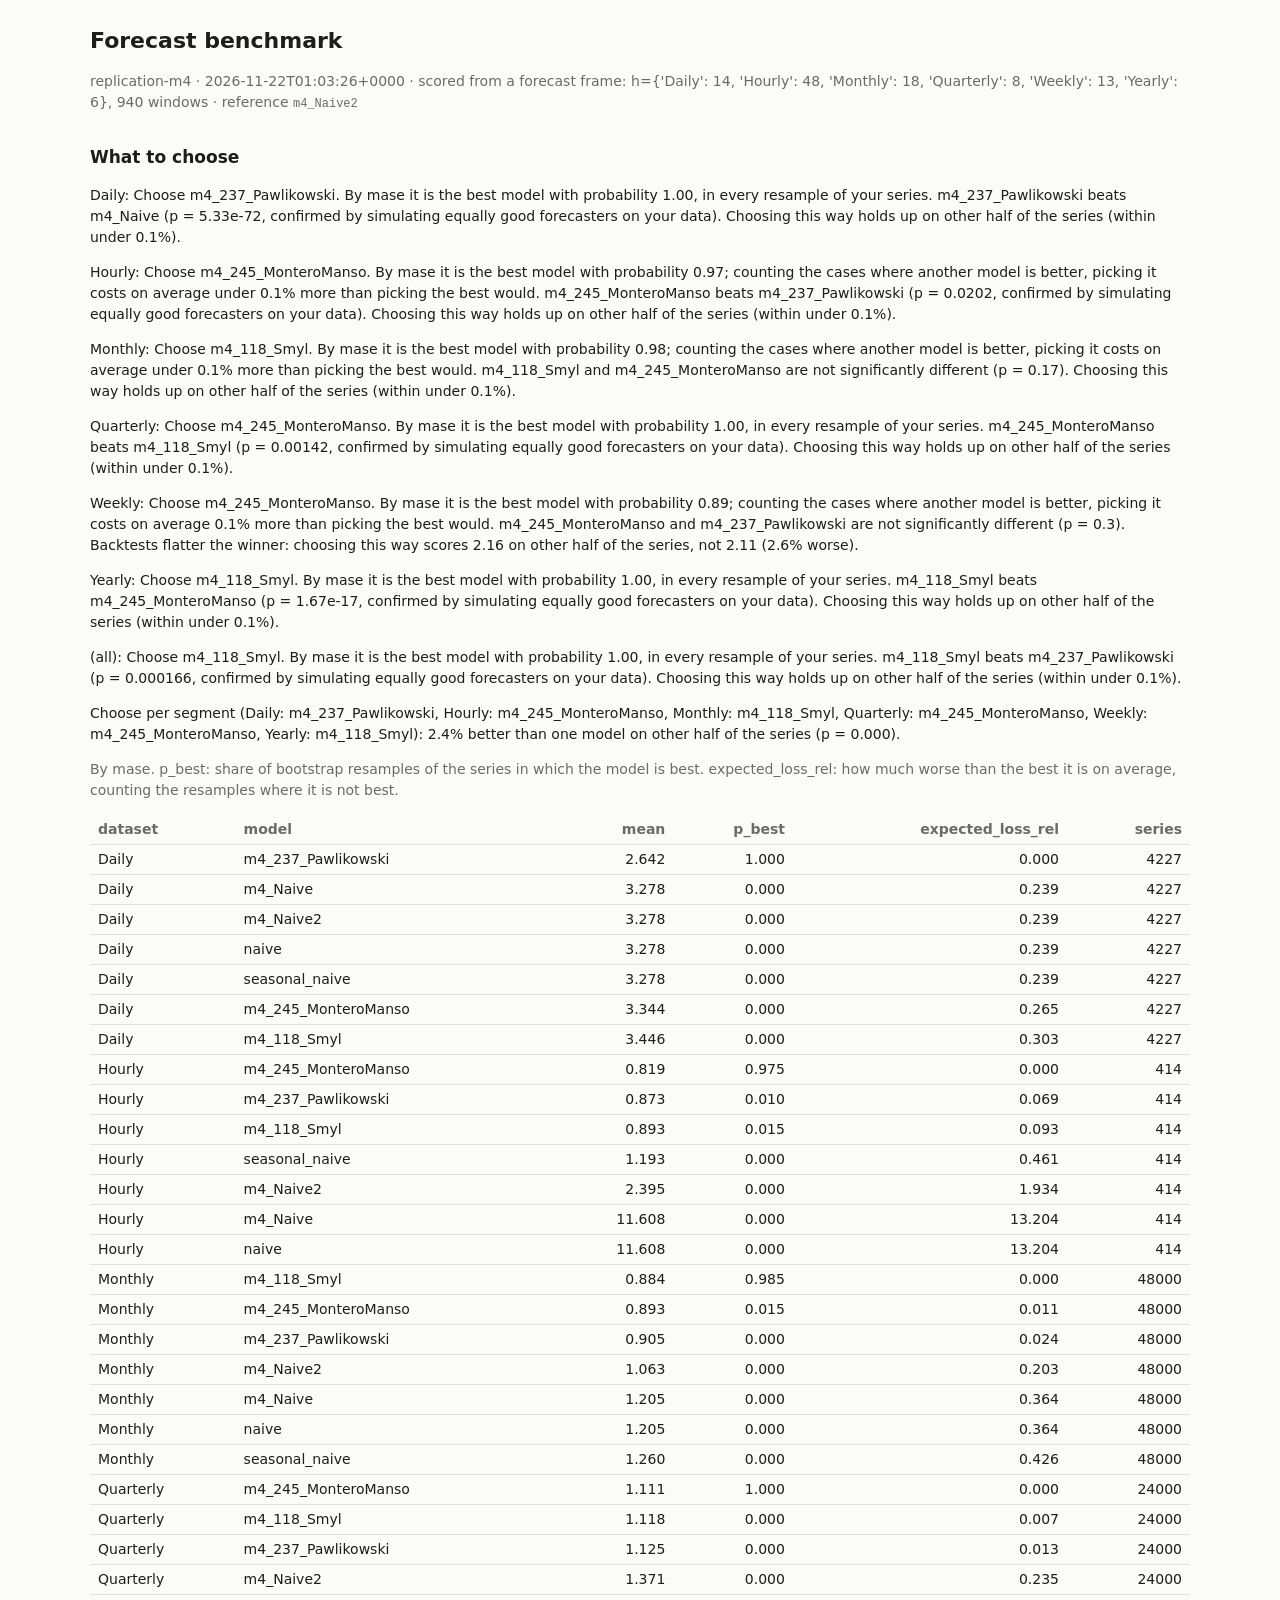
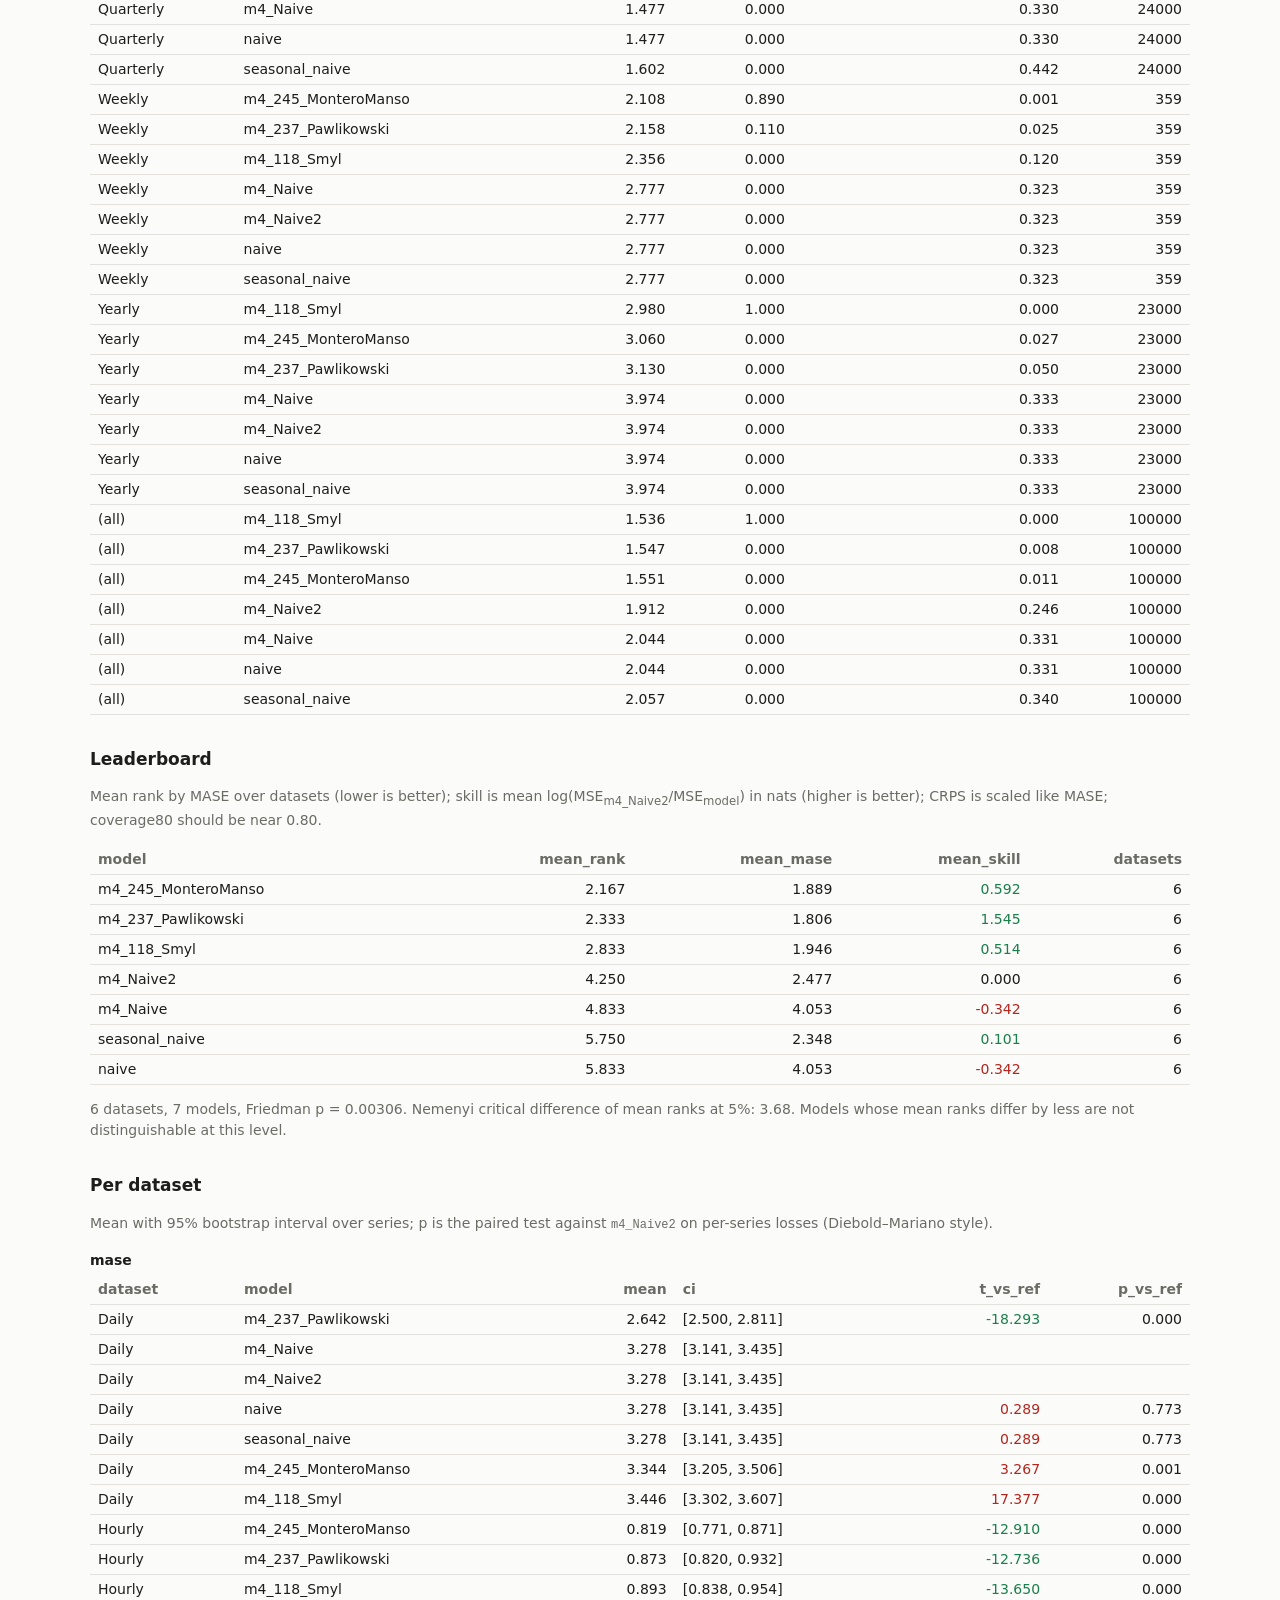
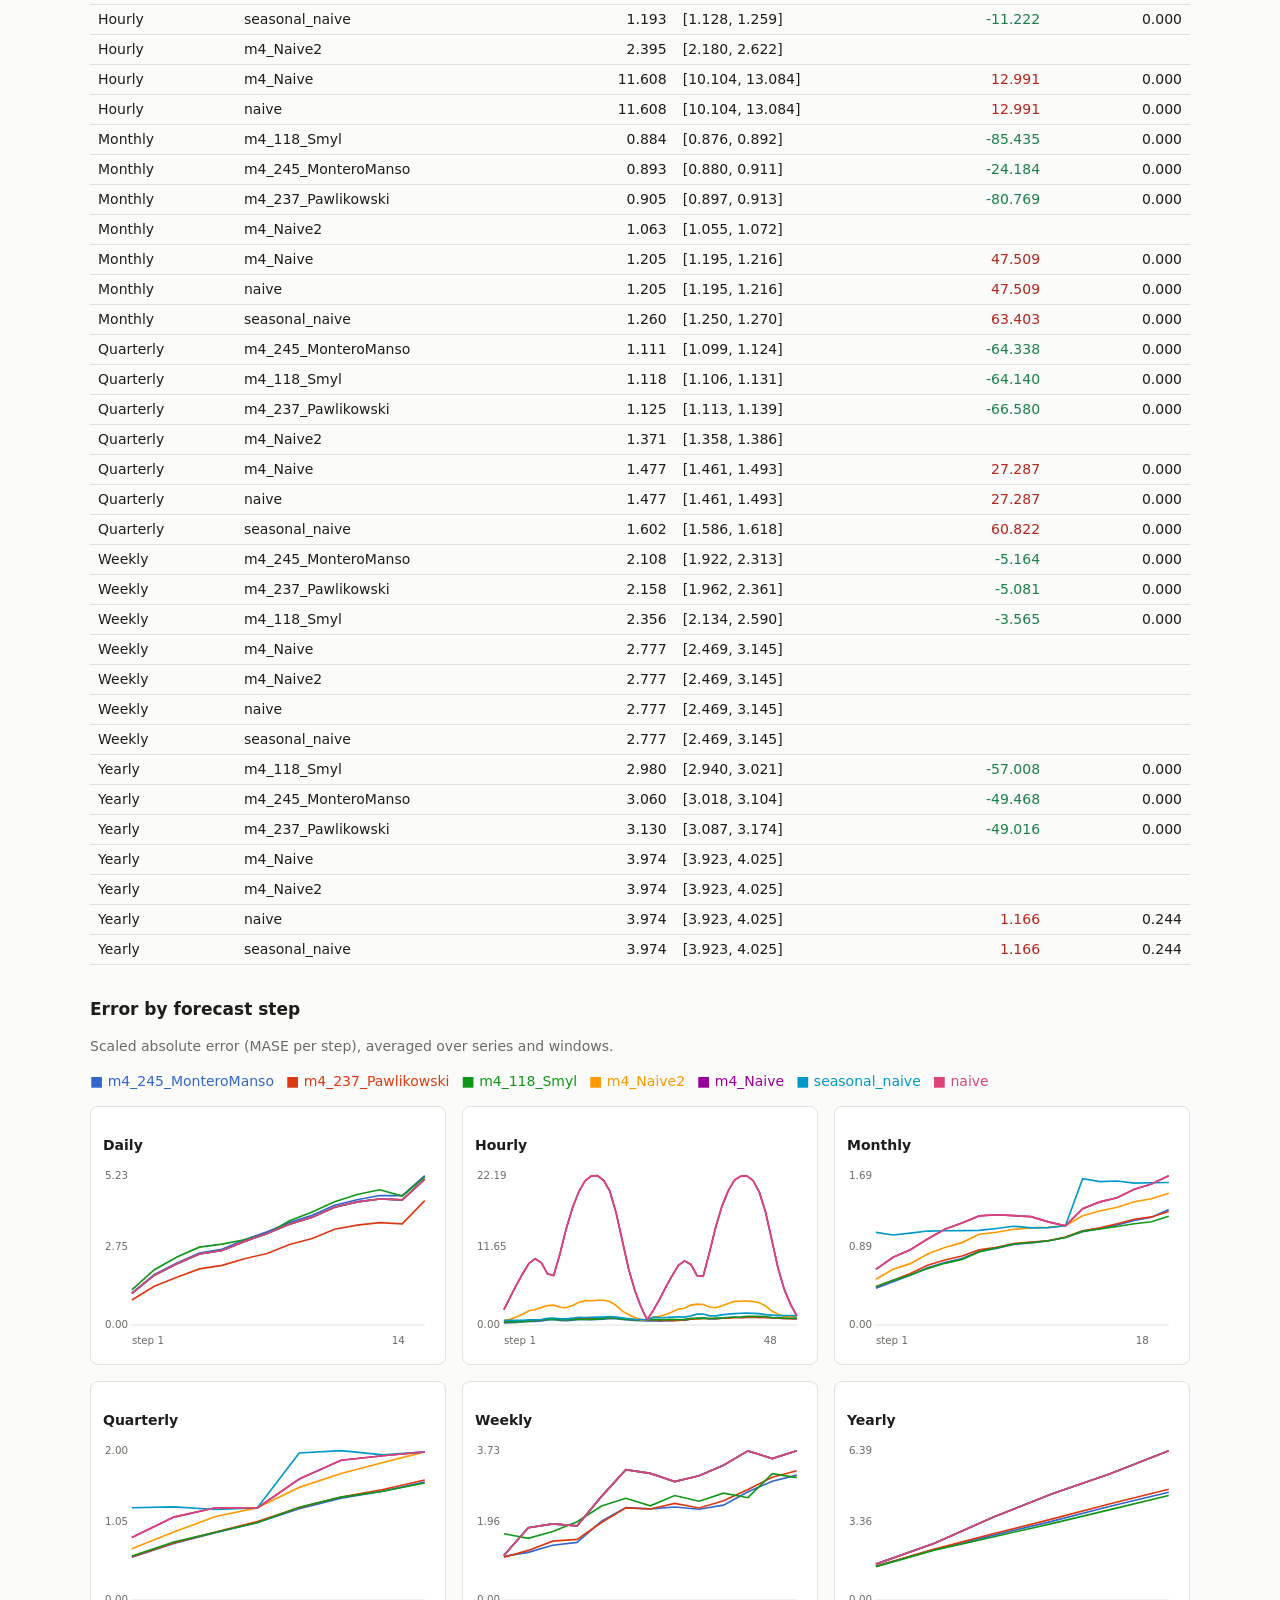
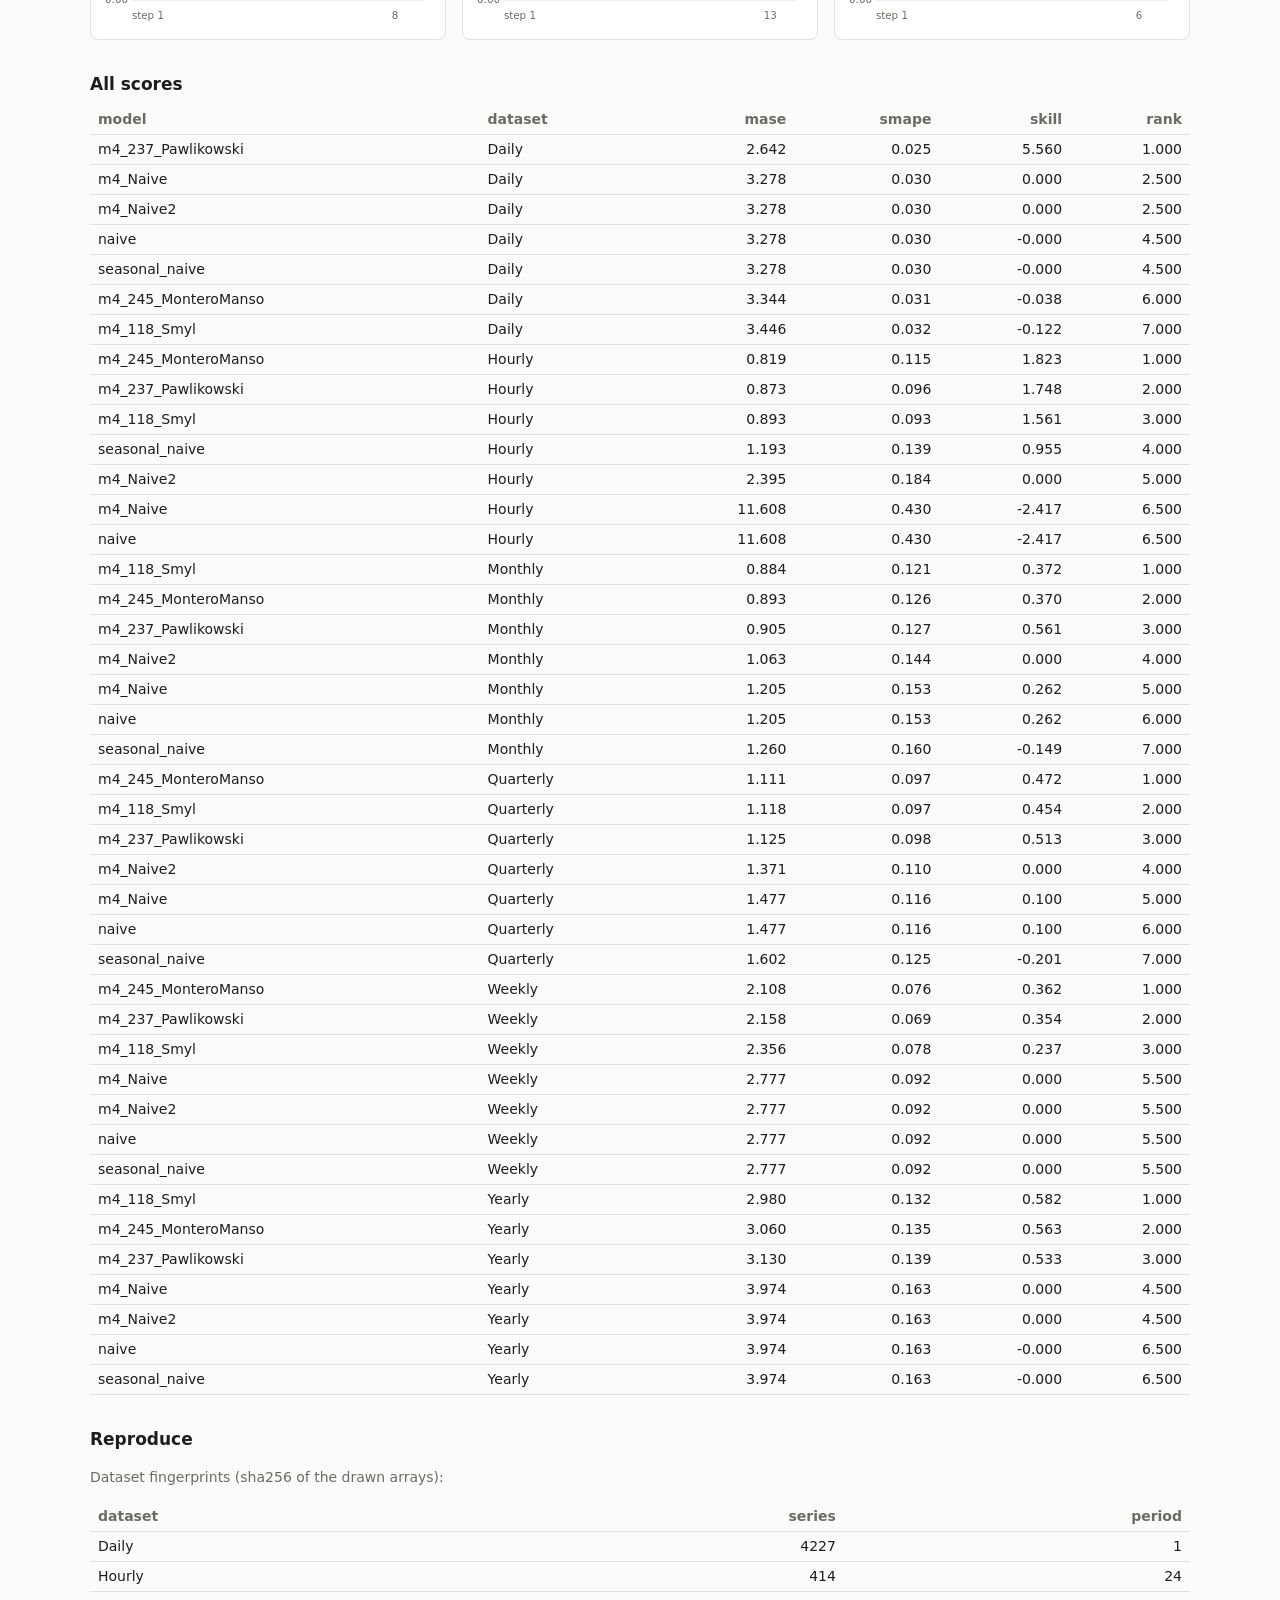
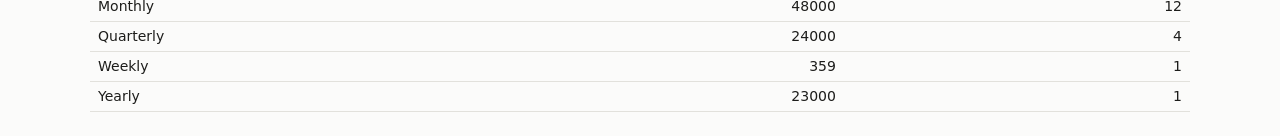
<file: results/replication-m4/report.html>
<!doctype html><html lang=en><head><meta charset=utf-8><meta name=viewport content='width=device-width,initial-scale=1'><title>Forecast benchmark</title><style>
:root{--bg:#fbfbfa;--fg:#1d1d1b;--muted:#6b6b66;--line:#e2e1dc;--card:#fff;--good:#1a7f4b;--bad:#b3261e;
--s1:#3366cc;--s2:#dc3912;--s3:#109618;--s4:#ff9900;--s5:#990099;--s6:#0099c6;--s7:#dd4477;--s8:#66aa00}
@media (prefers-color-scheme:dark){:root{--bg:#161615;--fg:#ecebe6;--muted:#a09f99;--line:#33322f;--card:#1e1e1c;
--good:#5cc98f;--bad:#f2867e;--s1:#7aa2f7;--s2:#f7768e;--s3:#9ece6a;--s4:#e0af68;--s5:#bb9af7;--s6:#7dcfff;--s7:#ff9e64;--s8:#c3e88d}}
body{background:var(--bg);color:var(--fg);font:14px/1.5 system-ui,-apple-system,sans-serif;margin:0 auto;max-width:1100px;padding:24px 16px}
h1{font-size:22px;margin:0 0 4px}h2{font-size:17px;margin:32px 0 8px}h3{font-size:14px;margin:16px 0 4px}
.muted{color:var(--muted)}.wrap{overflow-x:auto}table{border-collapse:collapse;font-variant-numeric:tabular-nums;width:100%}
th,td{border-bottom:1px solid var(--line);padding:4px 8px;text-align:right;white-space:nowrap}th:first-child,td:first-child{text-align:left}
th{color:var(--muted);font-weight:600}.good{color:var(--good)}.bad{color:var(--bad)}
.grid{display:grid;gap:16px;grid-template-columns:repeat(auto-fill,minmax(320px,1fr))}
.card{background:var(--card);border:1px solid var(--line);border-radius:8px;padding:12px}
svg text{fill:var(--muted);font-size:10px}.legend span{display:inline-block;margin-right:12px}
td.txt,th.txt{text-align:left}code{font-size:12px}a{color:var(--s1)}
</style></head><body>
<h1>Forecast benchmark</h1><p class=muted>replication-m4 · 2026-11-22T01:03:26+0000 · scored from a forecast frame: h={'Daily': 14, 'Hourly': 48, 'Monthly': 18, 'Quarterly': 8, 'Weekly': 13, 'Yearly': 6}, 940 windows · reference <code>m4_Naive2</code></p>
<h2>What to choose</h2><p>Daily: Choose m4_237_Pawlikowski. By mase it is the best model with probability 1.00, in every resample of your series. m4_237_Pawlikowski beats m4_Naive (p = 5.33e-72, confirmed by simulating equally good forecasters on your data). Choosing this way holds up on other half of the series (within under 0.1%).</p><p>Hourly: Choose m4_245_MonteroManso. By mase it is the best model with probability 0.97; counting the cases where another model is better, picking it costs on average under 0.1% more than picking the best would. m4_245_MonteroManso beats m4_237_Pawlikowski (p = 0.0202, confirmed by simulating equally good forecasters on your data). Choosing this way holds up on other half of the series (within under 0.1%).</p><p>Monthly: Choose m4_118_Smyl. By mase it is the best model with probability 0.98; counting the cases where another model is better, picking it costs on average under 0.1% more than picking the best would. m4_118_Smyl and m4_245_MonteroManso are not significantly different (p = 0.17). Choosing this way holds up on other half of the series (within under 0.1%).</p><p>Quarterly: Choose m4_245_MonteroManso. By mase it is the best model with probability 1.00, in every resample of your series. m4_245_MonteroManso beats m4_118_Smyl (p = 0.00142, confirmed by simulating equally good forecasters on your data). Choosing this way holds up on other half of the series (within under 0.1%).</p><p>Weekly: Choose m4_245_MonteroManso. By mase it is the best model with probability 0.89; counting the cases where another model is better, picking it costs on average 0.1% more than picking the best would. m4_245_MonteroManso and m4_237_Pawlikowski are not significantly different (p = 0.3). Backtests flatter the winner: choosing this way scores 2.16 on other half of the series, not 2.11 (2.6% worse).</p><p>Yearly: Choose m4_118_Smyl. By mase it is the best model with probability 1.00, in every resample of your series. m4_118_Smyl beats m4_245_MonteroManso (p = 1.67e-17, confirmed by simulating equally good forecasters on your data). Choosing this way holds up on other half of the series (within under 0.1%).</p><p>(all): Choose m4_118_Smyl. By mase it is the best model with probability 1.00, in every resample of your series. m4_118_Smyl beats m4_237_Pawlikowski (p = 0.000166, confirmed by simulating equally good forecasters on your data). Choosing this way holds up on other half of the series (within under 0.1%).</p><p>Choose per segment (Daily: m4_237_Pawlikowski, Hourly: m4_245_MonteroManso, Monthly: m4_118_Smyl, Quarterly: m4_245_MonteroManso, Weekly: m4_245_MonteroManso, Yearly: m4_118_Smyl): 2.4% better than one model on other half of the series (p = 0.000).</p>
<p class=muted>By mase. p_best: share of bootstrap resamples of the series in which the model is best. expected_loss_rel: how much worse than the best it is on average, counting the resamples where it is not best.</p>
<div class="wrap"><table><thead><tr><th class="txt">dataset</th><th class="txt">model</th><th class="">mean</th><th class="">p_best</th><th class="">expected_loss_rel</th><th class="">series</th></tr></thead><tbody><tr><td class="txt">Daily</td><td class="txt">m4_237_Pawlikowski</td><td class="">2.642</td><td class="">1.000</td><td class="">0.000</td><td class="">4227</td></tr><tr><td class="txt">Daily</td><td class="txt">m4_Naive</td><td class="">3.278</td><td class="">0.000</td><td class="">0.239</td><td class="">4227</td></tr><tr><td class="txt">Daily</td><td class="txt">m4_Naive2</td><td class="">3.278</td><td class="">0.000</td><td class="">0.239</td><td class="">4227</td></tr><tr><td class="txt">Daily</td><td class="txt">naive</td><td class="">3.278</td><td class="">0.000</td><td class="">0.239</td><td class="">4227</td></tr><tr><td class="txt">Daily</td><td class="txt">seasonal_naive</td><td class="">3.278</td><td class="">0.000</td><td class="">0.239</td><td class="">4227</td></tr><tr><td class="txt">Daily</td><td class="txt">m4_245_MonteroManso</td><td class="">3.344</td><td class="">0.000</td><td class="">0.265</td><td class="">4227</td></tr><tr><td class="txt">Daily</td><td class="txt">m4_118_Smyl</td><td class="">3.446</td><td class="">0.000</td><td class="">0.303</td><td class="">4227</td></tr><tr><td class="txt">Hourly</td><td class="txt">m4_245_MonteroManso</td><td class="">0.819</td><td class="">0.975</td><td class="">0.000</td><td class="">414</td></tr><tr><td class="txt">Hourly</td><td class="txt">m4_237_Pawlikowski</td><td class="">0.873</td><td class="">0.010</td><td class="">0.069</td><td class="">414</td></tr><tr><td class="txt">Hourly</td><td class="txt">m4_118_Smyl</td><td class="">0.893</td><td class="">0.015</td><td class="">0.093</td><td class="">414</td></tr><tr><td class="txt">Hourly</td><td class="txt">seasonal_naive</td><td class="">1.193</td><td class="">0.000</td><td class="">0.461</td><td class="">414</td></tr><tr><td class="txt">Hourly</td><td class="txt">m4_Naive2</td><td class="">2.395</td><td class="">0.000</td><td class="">1.934</td><td class="">414</td></tr><tr><td class="txt">Hourly</td><td class="txt">m4_Naive</td><td class="">11.608</td><td class="">0.000</td><td class="">13.204</td><td class="">414</td></tr><tr><td class="txt">Hourly</td><td class="txt">naive</td><td class="">11.608</td><td class="">0.000</td><td class="">13.204</td><td class="">414</td></tr><tr><td class="txt">Monthly</td><td class="txt">m4_118_Smyl</td><td class="">0.884</td><td class="">0.985</td><td class="">0.000</td><td class="">48000</td></tr><tr><td class="txt">Monthly</td><td class="txt">m4_245_MonteroManso</td><td class="">0.893</td><td class="">0.015</td><td class="">0.011</td><td class="">48000</td></tr><tr><td class="txt">Monthly</td><td class="txt">m4_237_Pawlikowski</td><td class="">0.905</td><td class="">0.000</td><td class="">0.024</td><td class="">48000</td></tr><tr><td class="txt">Monthly</td><td class="txt">m4_Naive2</td><td class="">1.063</td><td class="">0.000</td><td class="">0.203</td><td class="">48000</td></tr><tr><td class="txt">Monthly</td><td class="txt">m4_Naive</td><td class="">1.205</td><td class="">0.000</td><td class="">0.364</td><td class="">48000</td></tr><tr><td class="txt">Monthly</td><td class="txt">naive</td><td class="">1.205</td><td class="">0.000</td><td class="">0.364</td><td class="">48000</td></tr><tr><td class="txt">Monthly</td><td class="txt">seasonal_naive</td><td class="">1.260</td><td class="">0.000</td><td class="">0.426</td><td class="">48000</td></tr><tr><td class="txt">Quarterly</td><td class="txt">m4_245_MonteroManso</td><td class="">1.111</td><td class="">1.000</td><td class="">0.000</td><td class="">24000</td></tr><tr><td class="txt">Quarterly</td><td class="txt">m4_118_Smyl</td><td class="">1.118</td><td class="">0.000</td><td class="">0.007</td><td class="">24000</td></tr><tr><td class="txt">Quarterly</td><td class="txt">m4_237_Pawlikowski</td><td class="">1.125</td><td class="">0.000</td><td class="">0.013</td><td class="">24000</td></tr><tr><td class="txt">Quarterly</td><td class="txt">m4_Naive2</td><td class="">1.371</td><td class="">0.000</td><td class="">0.235</td><td class="">24000</td></tr><tr><td class="txt">Quarterly</td><td class="txt">m4_Naive</td><td class="">1.477</td><td class="">0.000</td><td class="">0.330</td><td class="">24000</td></tr><tr><td class="txt">Quarterly</td><td class="txt">naive</td><td class="">1.477</td><td class="">0.000</td><td class="">0.330</td><td class="">24000</td></tr><tr><td class="txt">Quarterly</td><td class="txt">seasonal_naive</td><td class="">1.602</td><td class="">0.000</td><td class="">0.442</td><td class="">24000</td></tr><tr><td class="txt">Weekly</td><td class="txt">m4_245_MonteroManso</td><td class="">2.108</td><td class="">0.890</td><td class="">0.001</td><td class="">359</td></tr><tr><td class="txt">Weekly</td><td class="txt">m4_237_Pawlikowski</td><td class="">2.158</td><td class="">0.110</td><td class="">0.025</td><td class="">359</td></tr><tr><td class="txt">Weekly</td><td class="txt">m4_118_Smyl</td><td class="">2.356</td><td class="">0.000</td><td class="">0.120</td><td class="">359</td></tr><tr><td class="txt">Weekly</td><td class="txt">m4_Naive</td><td class="">2.777</td><td class="">0.000</td><td class="">0.323</td><td class="">359</td></tr><tr><td class="txt">Weekly</td><td class="txt">m4_Naive2</td><td class="">2.777</td><td class="">0.000</td><td class="">0.323</td><td class="">359</td></tr><tr><td class="txt">Weekly</td><td class="txt">naive</td><td class="">2.777</td><td class="">0.000</td><td class="">0.323</td><td class="">359</td></tr><tr><td class="txt">Weekly</td><td class="txt">seasonal_naive</td><td class="">2.777</td><td class="">0.000</td><td class="">0.323</td><td class="">359</td></tr><tr><td class="txt">Yearly</td><td class="txt">m4_118_Smyl</td><td class="">2.980</td><td class="">1.000</td><td class="">0.000</td><td class="">23000</td></tr><tr><td class="txt">Yearly</td><td class="txt">m4_245_MonteroManso</td><td class="">3.060</td><td class="">0.000</td><td class="">0.027</td><td class="">23000</td></tr><tr><td class="txt">Yearly</td><td class="txt">m4_237_Pawlikowski</td><td class="">3.130</td><td class="">0.000</td><td class="">0.050</td><td class="">23000</td></tr><tr><td class="txt">Yearly</td><td class="txt">m4_Naive</td><td class="">3.974</td><td class="">0.000</td><td class="">0.333</td><td class="">23000</td></tr><tr><td class="txt">Yearly</td><td class="txt">m4_Naive2</td><td class="">3.974</td><td class="">0.000</td><td class="">0.333</td><td class="">23000</td></tr><tr><td class="txt">Yearly</td><td class="txt">naive</td><td class="">3.974</td><td class="">0.000</td><td class="">0.333</td><td class="">23000</td></tr><tr><td class="txt">Yearly</td><td class="txt">seasonal_naive</td><td class="">3.974</td><td class="">0.000</td><td class="">0.333</td><td class="">23000</td></tr><tr><td class="txt">(all)</td><td class="txt">m4_118_Smyl</td><td class="">1.536</td><td class="">1.000</td><td class="">0.000</td><td class="">100000</td></tr><tr><td class="txt">(all)</td><td class="txt">m4_237_Pawlikowski</td><td class="">1.547</td><td class="">0.000</td><td class="">0.008</td><td class="">100000</td></tr><tr><td class="txt">(all)</td><td class="txt">m4_245_MonteroManso</td><td class="">1.551</td><td class="">0.000</td><td class="">0.011</td><td class="">100000</td></tr><tr><td class="txt">(all)</td><td class="txt">m4_Naive2</td><td class="">1.912</td><td class="">0.000</td><td class="">0.246</td><td class="">100000</td></tr><tr><td class="txt">(all)</td><td class="txt">m4_Naive</td><td class="">2.044</td><td class="">0.000</td><td class="">0.331</td><td class="">100000</td></tr><tr><td class="txt">(all)</td><td class="txt">naive</td><td class="">2.044</td><td class="">0.000</td><td class="">0.331</td><td class="">100000</td></tr><tr><td class="txt">(all)</td><td class="txt">seasonal_naive</td><td class="">2.057</td><td class="">0.000</td><td class="">0.340</td><td class="">100000</td></tr></tbody></table></div>
<h2>Leaderboard</h2><p class=muted>Mean rank by MASE over datasets (lower is better); skill is mean log(MSE<sub>m4_Naive2</sub>/MSE<sub>model</sub>) in nats (higher is better); CRPS is scaled like MASE; coverage80 should be near 0.80.</p>
<div class="wrap"><table><thead><tr><th class="txt">model</th><th class="">mean_rank</th><th class="">mean_mase</th><th class="">mean_skill</th><th class="">datasets</th></tr></thead><tbody><tr><td class="txt">m4_245_MonteroManso</td><td class="">2.167</td><td class="">1.889</td><td class="good">0.592</td><td class="">6</td></tr><tr><td class="txt">m4_237_Pawlikowski</td><td class="">2.333</td><td class="">1.806</td><td class="good">1.545</td><td class="">6</td></tr><tr><td class="txt">m4_118_Smyl</td><td class="">2.833</td><td class="">1.946</td><td class="good">0.514</td><td class="">6</td></tr><tr><td class="txt">m4_Naive2</td><td class="">4.250</td><td class="">2.477</td><td class="">0.000</td><td class="">6</td></tr><tr><td class="txt">m4_Naive</td><td class="">4.833</td><td class="">4.053</td><td class="bad">-0.342</td><td class="">6</td></tr><tr><td class="txt">seasonal_naive</td><td class="">5.750</td><td class="">2.348</td><td class="good">0.101</td><td class="">6</td></tr><tr><td class="txt">naive</td><td class="">5.833</td><td class="">4.053</td><td class="bad">-0.342</td><td class="">6</td></tr></tbody></table></div>
<p class=muted>6 datasets, 7 models, Friedman p = 0.00306. Nemenyi critical difference of mean ranks at 5%: 3.68. Models whose mean ranks differ by less are not distinguishable at this level.</p>
<h2>Per dataset</h2><p class=muted>Mean with 95% bootstrap interval over series; p is the paired test against <code>m4_Naive2</code> on per-series losses (Diebold–Mariano style).</p>
<h3>mase</h3><div class="wrap"><table><thead><tr><th class="txt">dataset</th><th class="txt">model</th><th class="">mean</th><th class="txt">ci</th><th class="">t_vs_ref</th><th class="">p_vs_ref</th></tr></thead><tbody><tr><td class="txt">Daily</td><td class="txt">m4_237_Pawlikowski</td><td class="">2.642</td><td class="txt">[2.500, 2.811]</td><td class="good">-18.293</td><td class="">0.000</td></tr><tr><td class="txt">Daily</td><td class="txt">m4_Naive</td><td class="">3.278</td><td class="txt">[3.141, 3.435]</td><td class=""></td><td class=""></td></tr><tr><td class="txt">Daily</td><td class="txt">m4_Naive2</td><td class="">3.278</td><td class="txt">[3.141, 3.435]</td><td class=""></td><td class=""></td></tr><tr><td class="txt">Daily</td><td class="txt">naive</td><td class="">3.278</td><td class="txt">[3.141, 3.435]</td><td class="bad">0.289</td><td class="">0.773</td></tr><tr><td class="txt">Daily</td><td class="txt">seasonal_naive</td><td class="">3.278</td><td class="txt">[3.141, 3.435]</td><td class="bad">0.289</td><td class="">0.773</td></tr><tr><td class="txt">Daily</td><td class="txt">m4_245_MonteroManso</td><td class="">3.344</td><td class="txt">[3.205, 3.506]</td><td class="bad">3.267</td><td class="">0.001</td></tr><tr><td class="txt">Daily</td><td class="txt">m4_118_Smyl</td><td class="">3.446</td><td class="txt">[3.302, 3.607]</td><td class="bad">17.377</td><td class="">0.000</td></tr><tr><td class="txt">Hourly</td><td class="txt">m4_245_MonteroManso</td><td class="">0.819</td><td class="txt">[0.771, 0.871]</td><td class="good">-12.910</td><td class="">0.000</td></tr><tr><td class="txt">Hourly</td><td class="txt">m4_237_Pawlikowski</td><td class="">0.873</td><td class="txt">[0.820, 0.932]</td><td class="good">-12.736</td><td class="">0.000</td></tr><tr><td class="txt">Hourly</td><td class="txt">m4_118_Smyl</td><td class="">0.893</td><td class="txt">[0.838, 0.954]</td><td class="good">-13.650</td><td class="">0.000</td></tr><tr><td class="txt">Hourly</td><td class="txt">seasonal_naive</td><td class="">1.193</td><td class="txt">[1.128, 1.259]</td><td class="good">-11.222</td><td class="">0.000</td></tr><tr><td class="txt">Hourly</td><td class="txt">m4_Naive2</td><td class="">2.395</td><td class="txt">[2.180, 2.622]</td><td class=""></td><td class=""></td></tr><tr><td class="txt">Hourly</td><td class="txt">m4_Naive</td><td class="">11.608</td><td class="txt">[10.104, 13.084]</td><td class="bad">12.991</td><td class="">0.000</td></tr><tr><td class="txt">Hourly</td><td class="txt">naive</td><td class="">11.608</td><td class="txt">[10.104, 13.084]</td><td class="bad">12.991</td><td class="">0.000</td></tr><tr><td class="txt">Monthly</td><td class="txt">m4_118_Smyl</td><td class="">0.884</td><td class="txt">[0.876, 0.892]</td><td class="good">-85.435</td><td class="">0.000</td></tr><tr><td class="txt">Monthly</td><td class="txt">m4_245_MonteroManso</td><td class="">0.893</td><td class="txt">[0.880, 0.911]</td><td class="good">-24.184</td><td class="">0.000</td></tr><tr><td class="txt">Monthly</td><td class="txt">m4_237_Pawlikowski</td><td class="">0.905</td><td class="txt">[0.897, 0.913]</td><td class="good">-80.769</td><td class="">0.000</td></tr><tr><td class="txt">Monthly</td><td class="txt">m4_Naive2</td><td class="">1.063</td><td class="txt">[1.055, 1.072]</td><td class=""></td><td class=""></td></tr><tr><td class="txt">Monthly</td><td class="txt">m4_Naive</td><td class="">1.205</td><td class="txt">[1.195, 1.216]</td><td class="bad">47.509</td><td class="">0.000</td></tr><tr><td class="txt">Monthly</td><td class="txt">naive</td><td class="">1.205</td><td class="txt">[1.195, 1.216]</td><td class="bad">47.509</td><td class="">0.000</td></tr><tr><td class="txt">Monthly</td><td class="txt">seasonal_naive</td><td class="">1.260</td><td class="txt">[1.250, 1.270]</td><td class="bad">63.403</td><td class="">0.000</td></tr><tr><td class="txt">Quarterly</td><td class="txt">m4_245_MonteroManso</td><td class="">1.111</td><td class="txt">[1.099, 1.124]</td><td class="good">-64.338</td><td class="">0.000</td></tr><tr><td class="txt">Quarterly</td><td class="txt">m4_118_Smyl</td><td class="">1.118</td><td class="txt">[1.106, 1.131]</td><td class="good">-64.140</td><td class="">0.000</td></tr><tr><td class="txt">Quarterly</td><td class="txt">m4_237_Pawlikowski</td><td class="">1.125</td><td class="txt">[1.113, 1.139]</td><td class="good">-66.580</td><td class="">0.000</td></tr><tr><td class="txt">Quarterly</td><td class="txt">m4_Naive2</td><td class="">1.371</td><td class="txt">[1.358, 1.386]</td><td class=""></td><td class=""></td></tr><tr><td class="txt">Quarterly</td><td class="txt">m4_Naive</td><td class="">1.477</td><td class="txt">[1.461, 1.493]</td><td class="bad">27.287</td><td class="">0.000</td></tr><tr><td class="txt">Quarterly</td><td class="txt">naive</td><td class="">1.477</td><td class="txt">[1.461, 1.493]</td><td class="bad">27.287</td><td class="">0.000</td></tr><tr><td class="txt">Quarterly</td><td class="txt">seasonal_naive</td><td class="">1.602</td><td class="txt">[1.586, 1.618]</td><td class="bad">60.822</td><td class="">0.000</td></tr><tr><td class="txt">Weekly</td><td class="txt">m4_245_MonteroManso</td><td class="">2.108</td><td class="txt">[1.922, 2.313]</td><td class="good">-5.164</td><td class="">0.000</td></tr><tr><td class="txt">Weekly</td><td class="txt">m4_237_Pawlikowski</td><td class="">2.158</td><td class="txt">[1.962, 2.361]</td><td class="good">-5.081</td><td class="">0.000</td></tr><tr><td class="txt">Weekly</td><td class="txt">m4_118_Smyl</td><td class="">2.356</td><td class="txt">[2.134, 2.590]</td><td class="good">-3.565</td><td class="">0.000</td></tr><tr><td class="txt">Weekly</td><td class="txt">m4_Naive</td><td class="">2.777</td><td class="txt">[2.469, 3.145]</td><td class=""></td><td class=""></td></tr><tr><td class="txt">Weekly</td><td class="txt">m4_Naive2</td><td class="">2.777</td><td class="txt">[2.469, 3.145]</td><td class=""></td><td class=""></td></tr><tr><td class="txt">Weekly</td><td class="txt">naive</td><td class="">2.777</td><td class="txt">[2.469, 3.145]</td><td class=""></td><td class=""></td></tr><tr><td class="txt">Weekly</td><td class="txt">seasonal_naive</td><td class="">2.777</td><td class="txt">[2.469, 3.145]</td><td class=""></td><td class=""></td></tr><tr><td class="txt">Yearly</td><td class="txt">m4_118_Smyl</td><td class="">2.980</td><td class="txt">[2.940, 3.021]</td><td class="good">-57.008</td><td class="">0.000</td></tr><tr><td class="txt">Yearly</td><td class="txt">m4_245_MonteroManso</td><td class="">3.060</td><td class="txt">[3.018, 3.104]</td><td class="good">-49.468</td><td class="">0.000</td></tr><tr><td class="txt">Yearly</td><td class="txt">m4_237_Pawlikowski</td><td class="">3.130</td><td class="txt">[3.087, 3.174]</td><td class="good">-49.016</td><td class="">0.000</td></tr><tr><td class="txt">Yearly</td><td class="txt">m4_Naive</td><td class="">3.974</td><td class="txt">[3.923, 4.025]</td><td class=""></td><td class=""></td></tr><tr><td class="txt">Yearly</td><td class="txt">m4_Naive2</td><td class="">3.974</td><td class="txt">[3.923, 4.025]</td><td class=""></td><td class=""></td></tr><tr><td class="txt">Yearly</td><td class="txt">naive</td><td class="">3.974</td><td class="txt">[3.923, 4.025]</td><td class="bad">1.166</td><td class="">0.244</td></tr><tr><td class="txt">Yearly</td><td class="txt">seasonal_naive</td><td class="">3.974</td><td class="txt">[3.923, 4.025]</td><td class="bad">1.166</td><td class="">0.244</td></tr></tbody></table></div>
<h2>Error by forecast step</h2><p class=muted>Scaled absolute error (MASE per step), averaged over series and windows.</p><p class=legend><span style="color:var(--s1)">■ m4_245_MonteroManso</span><span style="color:var(--s2)">■ m4_237_Pawlikowski</span><span style="color:var(--s3)">■ m4_118_Smyl</span><span style="color:var(--s4)">■ m4_Naive2</span><span style="color:var(--s5)">■ m4_Naive</span><span style="color:var(--s6)">■ seasonal_naive</span><span style="color:var(--s7)">■ naive</span></p>
<div class="grid"><div class="card"><h3>Daily</h3><svg viewBox="0 0 320 180" width="100%" role="img" aria-label="scaled error by step"><line x1="28" y1="160.0" x2="312" y2="160.0" stroke="var(--line)"/><text x="2" y="163.0">0.00</text><text x="2" y="87.0">2.75</text><text x="2" y="18.23809523809524">5.23</text><text x="28" y="178">step 1</text><text x="280" y="178">14</text><polyline fill="none" stroke="var(--s1)" stroke-width="1.6" points="28.0,129.1 49.8,111.0 71.7,99.8 93.5,90.2 115.4,86.6 137.2,77.3 159.1,69.7 180.9,60.6 202.8,53.6 224.6,43.8 246.5,38.5 268.3,34.4 290.2,34.5 312.0,15.2"/><polyline fill="none" stroke="var(--s2)" stroke-width="1.6" points="28.0,135.8 49.8,122.4 71.7,113.6 93.5,105.6 115.4,102.2 137.2,95.7 159.1,90.6 180.9,81.9 202.8,76.2 224.6,67.2 246.5,63.1 268.3,60.7 290.2,62.0 312.0,39.4"/><polyline fill="none" stroke="var(--s3)" stroke-width="1.6" points="28.0,125.9 49.8,106.4 71.7,94.0 93.5,84.5 115.4,81.6 137.2,77.3 159.1,71.5 180.9,59.0 202.8,50.4 224.6,40.4 246.5,33.5 268.3,28.9 290.2,34.9 312.0,16.4"/><polyline fill="none" stroke="var(--s4)" stroke-width="1.6" points="28.0,129.4 49.8,111.7 71.7,100.5 93.5,91.2 115.4,87.8 137.2,78.9 159.1,71.2 180.9,62.3 202.8,55.4 224.6,45.8 246.5,40.6 268.3,37.8 290.2,38.6 312.0,18.6"/><polyline fill="none" stroke="var(--s5)" stroke-width="1.6" points="28.0,129.4 49.8,111.7 71.7,100.5 93.5,91.2 115.4,87.8 137.2,78.9 159.1,71.2 180.9,62.3 202.8,55.4 224.6,45.8 246.5,40.6 268.3,37.8 290.2,38.6 312.0,18.6"/><polyline fill="none" stroke="var(--s6)" stroke-width="1.6" points="28.0,129.4 49.8,111.7 71.7,100.5 93.5,91.2 115.4,87.8 137.2,78.9 159.1,71.2 180.9,62.3 202.8,55.4 224.6,45.8 246.5,40.6 268.3,37.8 290.2,38.6 312.0,18.6"/><polyline fill="none" stroke="var(--s7)" stroke-width="1.6" points="28.0,129.4 49.8,111.7 71.7,100.5 93.5,91.2 115.4,87.8 137.2,78.9 159.1,71.2 180.9,62.3 202.8,55.4 224.6,45.8 246.5,40.6 268.3,37.8 290.2,38.6 312.0,18.6"/></svg></div><div class="card"><h3>Hourly</h3><svg viewBox="0 0 320 180" width="100%" role="img" aria-label="scaled error by step"><line x1="28" y1="160.0" x2="312" y2="160.0" stroke="var(--line)"/><text x="2" y="163.0">0.00</text><text x="2" y="87.0">11.65</text><text x="2" y="18.23809523809524">22.19</text><text x="28" y="178">step 1</text><text x="280" y="178">48</text><polyline fill="none" stroke="var(--s1)" stroke-width="1.6" points="28.0,158.1 34.0,157.8 40.1,157.4 46.1,156.9 52.2,156.2 58.2,156.5 64.3,156.0 70.3,155.0 76.3,154.5 82.4,155.5 88.4,155.7 94.5,155.3 100.5,154.5 106.6,154.7 112.6,154.8 118.6,154.5 124.7,154.3 130.7,153.7 136.8,153.9 142.8,154.5 148.9,155.0 154.9,155.5 160.9,155.7 167.0,156.1 173.0,155.7 179.1,156.3 185.1,155.9 191.1,155.8 197.2,155.2 203.2,155.5 209.3,154.2 215.3,153.5 221.4,153.2 227.4,154.1 233.4,154.2 239.5,153.4 245.5,152.8 251.6,152.2 257.6,152.7 263.7,152.3 269.7,152.2 275.7,152.3 281.8,152.6 287.8,153.0 293.9,153.1 299.9,153.3 306.0,153.7 312.0,154.0"/><polyline fill="none" stroke="var(--s2)" stroke-width="1.6" points="28.0,156.6 34.0,156.9 40.1,156.8 46.1,156.4 52.2,156.0 58.2,155.7 64.3,155.1 70.3,154.1 76.3,153.9 82.4,154.6 88.4,154.7 94.5,154.3 100.5,154.0 106.6,153.9 112.6,153.7 118.6,153.6 124.7,153.3 130.7,153.0 136.8,153.3 142.8,153.9 148.9,154.1 154.9,154.7 160.9,154.8 167.0,155.2 173.0,155.4 179.1,155.5 185.1,155.6 191.1,155.7 197.2,155.6 203.2,155.2 209.3,154.3 215.3,154.1 221.4,153.7 227.4,153.7 233.4,153.9 239.5,153.3 245.5,153.3 251.6,153.0 257.6,153.0 263.7,152.7 269.7,152.5 275.7,152.8 281.8,152.6 287.8,153.2 293.9,153.5 299.9,153.8 306.0,153.9 312.0,154.0"/><polyline fill="none" stroke="var(--s3)" stroke-width="1.6" points="28.0,157.3 34.0,157.0 40.1,157.0 46.1,156.8 52.2,156.5 58.2,155.9 64.3,155.2 70.3,154.6 76.3,154.5 82.4,155.0 88.4,154.9 94.5,154.8 100.5,154.4 106.6,154.5 112.6,154.5 118.6,154.1 124.7,153.6 130.7,153.4 136.8,153.5 142.8,154.3 148.9,154.6 154.9,155.1 160.9,154.9 167.0,155.0 173.0,154.6 179.1,154.8 185.1,154.8 191.1,154.6 197.2,154.8 203.2,154.6 209.3,153.6 215.3,153.6 221.4,153.3 227.4,153.7 233.4,153.4 239.5,153.1 245.5,152.7 251.6,152.5 257.6,152.2 263.7,151.6 269.7,151.5 275.7,151.6 281.8,151.8 287.8,152.7 293.9,153.0 299.9,153.3 306.0,153.4 312.0,153.4"/><polyline fill="none" stroke="var(--s4)" stroke-width="1.6" points="28.0,155.6 34.0,154.5 40.1,152.2 46.1,149.5 52.2,146.2 58.2,145.2 64.3,142.9 70.3,141.1 76.3,140.8 82.4,142.8 88.4,143.2 94.5,141.1 100.5,138.2 106.6,136.4 112.6,136.5 118.6,136.0 124.7,136.0 130.7,137.2 136.8,141.0 142.8,146.6 148.9,149.8 154.9,152.8 160.9,155.0 167.0,154.9 173.0,152.2 179.1,151.5 185.1,149.8 191.1,147.3 197.2,144.5 203.2,143.8 209.3,140.7 215.3,139.7 221.4,140.1 227.4,142.6 233.4,143.3 239.5,141.3 245.5,139.1 251.6,137.1 257.6,137.0 263.7,136.8 269.7,137.2 275.7,138.4 281.8,141.5 287.8,146.5 293.9,149.5 299.9,151.8 306.0,151.9 312.0,151.2"/><polyline fill="none" stroke="var(--s5)" stroke-width="1.6" points="28.0,145.1 34.0,133.3 40.1,121.4 46.1,110.5 52.2,100.5 58.2,95.7 64.3,99.4 70.3,110.4 76.3,112.0 82.4,90.9 88.4,66.8 94.5,46.6 100.5,31.1 106.6,20.3 112.6,15.5 118.6,15.2 124.7,19.8 130.7,30.2 136.8,51.0 142.8,78.1 148.9,105.4 154.9,126.3 160.9,142.3 167.0,154.9 173.0,145.6 179.1,134.9 185.1,123.0 191.1,112.4 197.2,102.1 203.2,97.8 209.3,101.3 215.3,112.2 221.4,112.3 227.4,89.4 233.4,65.2 239.5,44.7 245.5,29.9 251.6,19.4 257.6,15.7 263.7,15.3 269.7,20.1 275.7,31.2 281.8,50.7 287.8,77.4 293.9,104.9 299.9,125.5 306.0,140.0 312.0,151.2"/><polyline fill="none" stroke="var(--s6)" stroke-width="1.6" points="28.0,155.4 34.0,155.5 40.1,155.5 46.1,155.4 52.2,155.1 58.2,155.0 64.3,154.7 70.3,153.5 76.3,153.2 82.4,153.9 88.4,154.0 94.5,153.4 100.5,152.6 106.6,152.7 112.6,152.5 118.6,152.2 124.7,152.3 130.7,151.8 136.8,152.3 142.8,153.1 148.9,153.9 154.9,154.4 160.9,154.7 167.0,154.9 173.0,152.5 179.1,152.8 185.1,152.7 191.1,152.4 197.2,152.0 203.2,152.3 209.3,151.1 215.3,149.5 221.4,149.4 227.4,151.1 233.4,151.1 239.5,150.2 245.5,149.5 251.6,149.0 257.6,148.6 263.7,148.5 269.7,148.7 275.7,149.0 281.8,149.9 287.8,150.4 293.9,150.9 299.9,150.8 306.0,150.8 312.0,151.2"/><polyline fill="none" stroke="var(--s7)" stroke-width="1.6" points="28.0,145.1 34.0,133.3 40.1,121.4 46.1,110.5 52.2,100.5 58.2,95.7 64.3,99.4 70.3,110.4 76.3,112.0 82.4,90.9 88.4,66.8 94.5,46.6 100.5,31.1 106.6,20.3 112.6,15.5 118.6,15.2 124.7,19.8 130.7,30.2 136.8,51.0 142.8,78.1 148.9,105.4 154.9,126.3 160.9,142.3 167.0,154.9 173.0,145.6 179.1,134.9 185.1,123.0 191.1,112.4 197.2,102.1 203.2,97.8 209.3,101.3 215.3,112.2 221.4,112.3 227.4,89.4 233.4,65.2 239.5,44.7 245.5,29.9 251.6,19.4 257.6,15.7 263.7,15.3 269.7,20.1 275.7,31.2 281.8,50.7 287.8,77.4 293.9,104.9 299.9,125.5 306.0,140.0 312.0,151.2"/></svg></div><div class="card"><h3>Monthly</h3><svg viewBox="0 0 320 180" width="100%" role="img" aria-label="scaled error by step"><line x1="28" y1="160.0" x2="312" y2="160.0" stroke="var(--line)"/><text x="2" y="163.0">0.00</text><text x="2" y="87.0">0.89</text><text x="2" y="18.23809523809524">1.69</text><text x="28" y="178">step 1</text><text x="280" y="178">18</text><polyline fill="none" stroke="var(--s1)" stroke-width="1.6" points="28.0,124.3 44.7,118.1 61.4,111.8 78.1,104.5 94.8,99.4 111.5,95.5 128.2,88.7 144.9,85.7 161.6,81.8 178.4,80.3 195.1,78.4 211.8,75.2 228.5,69.5 245.2,66.5 261.9,62.9 278.6,58.7 295.3,55.5 312.0,48.1"/><polyline fill="none" stroke="var(--s2)" stroke-width="1.6" points="28.0,123.0 44.7,116.7 61.4,110.0 78.1,102.1 94.8,96.9 111.5,93.1 128.2,87.2 144.9,84.7 161.6,81.0 178.4,79.6 195.1,78.3 211.8,74.6 228.5,68.6 245.2,65.7 261.9,61.8 278.6,57.5 295.3,55.2 312.0,50.0"/><polyline fill="none" stroke="var(--s3)" stroke-width="1.6" points="28.0,122.9 44.7,116.7 61.4,111.6 78.1,105.3 94.8,100.2 111.5,96.4 128.2,89.1 144.9,85.1 161.6,81.4 178.4,80.0 195.1,78.3 211.8,75.2 228.5,69.0 245.2,66.9 261.9,64.5 278.6,61.8 295.3,59.9 312.0,54.6"/><polyline fill="none" stroke="var(--s4)" stroke-width="1.6" points="28.0,115.7 44.7,105.9 61.4,100.5 78.1,91.1 94.8,84.8 111.5,80.1 128.2,72.0 144.9,70.1 161.6,67.2 178.4,65.8 195.1,65.3 211.8,63.8 228.5,54.1 245.2,49.5 261.9,45.8 278.6,40.5 295.3,37.6 312.0,32.2"/><polyline fill="none" stroke="var(--s5)" stroke-width="1.6" points="28.0,106.1 44.7,94.3 61.4,87.1 78.1,76.6 94.8,67.2 111.5,61.0 128.2,54.2 144.9,53.1 161.6,54.0 178.4,54.9 195.1,60.0 211.8,63.8 228.5,47.3 245.2,40.6 261.9,36.6 278.6,28.4 295.3,23.2 312.0,15.2"/><polyline fill="none" stroke="var(--s6)" stroke-width="1.6" points="28.0,70.2 44.7,72.7 61.4,70.9 78.1,68.9 94.8,68.6 111.5,68.5 128.2,68.3 144.9,66.4 161.6,64.2 178.4,65.8 195.1,65.6 211.8,63.8 228.5,18.1 245.2,21.0 261.9,20.4 278.6,22.4 295.3,22.1 312.0,21.8"/><polyline fill="none" stroke="var(--s7)" stroke-width="1.6" points="28.0,106.1 44.7,94.3 61.4,87.1 78.1,76.6 94.8,67.2 111.5,61.0 128.2,54.2 144.9,53.1 161.6,54.0 178.4,54.9 195.1,60.0 211.8,63.8 228.5,47.3 245.2,40.6 261.9,36.6 278.6,28.4 295.3,23.2 312.0,15.2"/></svg></div><div class="card"><h3>Quarterly</h3><svg viewBox="0 0 320 180" width="100%" role="img" aria-label="scaled error by step"><line x1="28" y1="160.0" x2="312" y2="160.0" stroke="var(--line)"/><text x="2" y="163.0">0.00</text><text x="2" y="87.0">1.05</text><text x="2" y="18.23809523809524">2.00</text><text x="28" y="178">step 1</text><text x="280" y="178">8</text><polyline fill="none" stroke="var(--s1)" stroke-width="1.6" points="28.0,118.4 68.6,105.1 109.1,94.8 149.7,84.9 190.3,71.5 230.9,61.2 271.4,54.4 312.0,45.7"/><polyline fill="none" stroke="var(--s2)" stroke-width="1.6" points="28.0,118.1 68.6,104.6 109.1,94.1 149.7,83.9 190.3,70.4 230.9,60.1 271.4,52.9 312.0,43.6"/><polyline fill="none" stroke="var(--s3)" stroke-width="1.6" points="28.0,117.3 68.6,103.8 109.1,94.3 149.7,85.0 190.3,70.1 230.9,60.2 271.4,54.5 312.0,46.6"/><polyline fill="none" stroke="var(--s4)" stroke-width="1.6" points="28.0,110.3 68.6,94.1 109.1,79.0 149.7,70.6 190.3,50.8 230.9,37.4 271.4,26.6 312.0,16.4"/><polyline fill="none" stroke="var(--s5)" stroke-width="1.6" points="28.0,99.5 68.6,79.6 109.1,70.5 149.7,70.6 190.3,42.7 230.9,24.5 271.4,20.1 312.0,16.4"/><polyline fill="none" stroke="var(--s6)" stroke-width="1.6" points="28.0,70.5 68.6,69.7 109.1,72.2 149.7,70.6 190.3,17.4 230.9,15.2 271.4,19.2 312.0,16.4"/><polyline fill="none" stroke="var(--s7)" stroke-width="1.6" points="28.0,99.5 68.6,79.6 109.1,70.5 149.7,70.6 190.3,42.7 230.9,24.5 271.4,20.1 312.0,16.4"/></svg></div><div class="card"><h3>Weekly</h3><svg viewBox="0 0 320 180" width="100%" role="img" aria-label="scaled error by step"><line x1="28" y1="160.0" x2="312" y2="160.0" stroke="var(--line)"/><text x="2" y="163.0">0.00</text><text x="2" y="87.0">1.96</text><text x="2" y="18.23809523809524">3.73</text><text x="28" y="178">step 1</text><text x="280" y="178">13</text><polyline fill="none" stroke="var(--s1)" stroke-width="1.6" points="28.0,117.7 51.7,113.8 75.3,106.9 99.0,104.1 122.7,83.5 146.3,70.4 170.0,71.7 193.7,69.8 217.3,72.0 241.0,68.0 264.7,55.1 288.3,44.8 312.0,38.9"/><polyline fill="none" stroke="var(--s2)" stroke-width="1.6" points="28.0,118.6 51.7,111.9 75.3,102.9 99.0,101.2 122.7,84.9 146.3,70.7 170.0,71.8 193.7,66.3 217.3,70.8 241.0,63.8 264.7,52.8 288.3,40.9 312.0,34.7"/><polyline fill="none" stroke="var(--s3)" stroke-width="1.6" points="28.0,95.7 51.7,100.2 75.3,93.6 99.0,84.1 122.7,68.8 146.3,61.4 170.0,68.7 193.7,58.7 217.3,64.2 241.0,56.4 264.7,60.8 288.3,37.5 312.0,41.3"/><polyline fill="none" stroke="var(--s4)" stroke-width="1.6" points="28.0,116.8 51.7,89.9 75.3,86.2 99.0,88.1 122.7,59.5 146.3,33.6 170.0,37.2 193.7,45.2 217.3,39.5 241.0,29.3 264.7,15.4 288.3,22.9 312.0,15.2"/><polyline fill="none" stroke="var(--s5)" stroke-width="1.6" points="28.0,116.8 51.7,89.9 75.3,86.2 99.0,88.1 122.7,59.5 146.3,33.6 170.0,37.2 193.7,45.2 217.3,39.5 241.0,29.3 264.7,15.4 288.3,22.9 312.0,15.2"/><polyline fill="none" stroke="var(--s6)" stroke-width="1.6" points="28.0,116.8 51.7,89.9 75.3,86.2 99.0,88.1 122.7,59.5 146.3,33.6 170.0,37.2 193.7,45.2 217.3,39.5 241.0,29.3 264.7,15.4 288.3,22.9 312.0,15.2"/><polyline fill="none" stroke="var(--s7)" stroke-width="1.6" points="28.0,116.8 51.7,89.9 75.3,86.2 99.0,88.1 122.7,59.5 146.3,33.6 170.0,37.2 193.7,45.2 217.3,39.5 241.0,29.3 264.7,15.4 288.3,22.9 312.0,15.2"/></svg></div><div class="card"><h3>Yearly</h3><svg viewBox="0 0 320 180" width="100%" role="img" aria-label="scaled error by step"><line x1="28" y1="160.0" x2="312" y2="160.0" stroke="var(--line)"/><text x="2" y="163.0">0.00</text><text x="2" y="87.0">3.36</text><text x="2" y="18.23809523809524">6.39</text><text x="28" y="178">step 1</text><text x="280" y="178">6</text><polyline fill="none" stroke="var(--s1)" stroke-width="1.6" points="28.0,127.4 84.8,111.1 141.6,97.3 198.4,83.8 255.2,69.1 312.0,55.5"/><polyline fill="none" stroke="var(--s2)" stroke-width="1.6" points="28.0,127.2 84.8,110.7 141.6,95.8 198.4,81.6 255.2,66.7 312.0,52.6"/><polyline fill="none" stroke="var(--s3)" stroke-width="1.6" points="28.0,127.6 84.8,111.6 141.6,98.9 198.4,85.9 255.2,72.4 312.0,58.6"/><polyline fill="none" stroke="var(--s4)" stroke-width="1.6" points="28.0,125.2 84.8,104.9 141.6,79.7 198.4,57.3 255.2,37.5 312.0,15.2"/><polyline fill="none" stroke="var(--s5)" stroke-width="1.6" points="28.0,125.2 84.8,104.9 141.6,79.7 198.4,57.3 255.2,37.5 312.0,15.2"/><polyline fill="none" stroke="var(--s6)" stroke-width="1.6" points="28.0,125.2 84.8,104.9 141.6,79.7 198.4,57.3 255.2,37.5 312.0,15.2"/><polyline fill="none" stroke="var(--s7)" stroke-width="1.6" points="28.0,125.2 84.8,104.9 141.6,79.7 198.4,57.3 255.2,37.5 312.0,15.2"/></svg></div></div>
<h2>All scores</h2><div class="wrap"><table><thead><tr><th class="txt">model</th><th class="txt">dataset</th><th class="">mase</th><th class="">smape</th><th class="">skill</th><th class="">rank</th></tr></thead><tbody><tr><td class="txt">m4_237_Pawlikowski</td><td class="txt">Daily</td><td class="">2.642</td><td class="">0.025</td><td class="">5.560</td><td class="">1.000</td></tr><tr><td class="txt">m4_Naive</td><td class="txt">Daily</td><td class="">3.278</td><td class="">0.030</td><td class="">0.000</td><td class="">2.500</td></tr><tr><td class="txt">m4_Naive2</td><td class="txt">Daily</td><td class="">3.278</td><td class="">0.030</td><td class="">0.000</td><td class="">2.500</td></tr><tr><td class="txt">naive</td><td class="txt">Daily</td><td class="">3.278</td><td class="">0.030</td><td class="">-0.000</td><td class="">4.500</td></tr><tr><td class="txt">seasonal_naive</td><td class="txt">Daily</td><td class="">3.278</td><td class="">0.030</td><td class="">-0.000</td><td class="">4.500</td></tr><tr><td class="txt">m4_245_MonteroManso</td><td class="txt">Daily</td><td class="">3.344</td><td class="">0.031</td><td class="">-0.038</td><td class="">6.000</td></tr><tr><td class="txt">m4_118_Smyl</td><td class="txt">Daily</td><td class="">3.446</td><td class="">0.032</td><td class="">-0.122</td><td class="">7.000</td></tr><tr><td class="txt">m4_245_MonteroManso</td><td class="txt">Hourly</td><td class="">0.819</td><td class="">0.115</td><td class="">1.823</td><td class="">1.000</td></tr><tr><td class="txt">m4_237_Pawlikowski</td><td class="txt">Hourly</td><td class="">0.873</td><td class="">0.096</td><td class="">1.748</td><td class="">2.000</td></tr><tr><td class="txt">m4_118_Smyl</td><td class="txt">Hourly</td><td class="">0.893</td><td class="">0.093</td><td class="">1.561</td><td class="">3.000</td></tr><tr><td class="txt">seasonal_naive</td><td class="txt">Hourly</td><td class="">1.193</td><td class="">0.139</td><td class="">0.955</td><td class="">4.000</td></tr><tr><td class="txt">m4_Naive2</td><td class="txt">Hourly</td><td class="">2.395</td><td class="">0.184</td><td class="">0.000</td><td class="">5.000</td></tr><tr><td class="txt">m4_Naive</td><td class="txt">Hourly</td><td class="">11.608</td><td class="">0.430</td><td class="">-2.417</td><td class="">6.500</td></tr><tr><td class="txt">naive</td><td class="txt">Hourly</td><td class="">11.608</td><td class="">0.430</td><td class="">-2.417</td><td class="">6.500</td></tr><tr><td class="txt">m4_118_Smyl</td><td class="txt">Monthly</td><td class="">0.884</td><td class="">0.121</td><td class="">0.372</td><td class="">1.000</td></tr><tr><td class="txt">m4_245_MonteroManso</td><td class="txt">Monthly</td><td class="">0.893</td><td class="">0.126</td><td class="">0.370</td><td class="">2.000</td></tr><tr><td class="txt">m4_237_Pawlikowski</td><td class="txt">Monthly</td><td class="">0.905</td><td class="">0.127</td><td class="">0.561</td><td class="">3.000</td></tr><tr><td class="txt">m4_Naive2</td><td class="txt">Monthly</td><td class="">1.063</td><td class="">0.144</td><td class="">0.000</td><td class="">4.000</td></tr><tr><td class="txt">m4_Naive</td><td class="txt">Monthly</td><td class="">1.205</td><td class="">0.153</td><td class="">0.262</td><td class="">5.000</td></tr><tr><td class="txt">naive</td><td class="txt">Monthly</td><td class="">1.205</td><td class="">0.153</td><td class="">0.262</td><td class="">6.000</td></tr><tr><td class="txt">seasonal_naive</td><td class="txt">Monthly</td><td class="">1.260</td><td class="">0.160</td><td class="">-0.149</td><td class="">7.000</td></tr><tr><td class="txt">m4_245_MonteroManso</td><td class="txt">Quarterly</td><td class="">1.111</td><td class="">0.097</td><td class="">0.472</td><td class="">1.000</td></tr><tr><td class="txt">m4_118_Smyl</td><td class="txt">Quarterly</td><td class="">1.118</td><td class="">0.097</td><td class="">0.454</td><td class="">2.000</td></tr><tr><td class="txt">m4_237_Pawlikowski</td><td class="txt">Quarterly</td><td class="">1.125</td><td class="">0.098</td><td class="">0.513</td><td class="">3.000</td></tr><tr><td class="txt">m4_Naive2</td><td class="txt">Quarterly</td><td class="">1.371</td><td class="">0.110</td><td class="">0.000</td><td class="">4.000</td></tr><tr><td class="txt">m4_Naive</td><td class="txt">Quarterly</td><td class="">1.477</td><td class="">0.116</td><td class="">0.100</td><td class="">5.000</td></tr><tr><td class="txt">naive</td><td class="txt">Quarterly</td><td class="">1.477</td><td class="">0.116</td><td class="">0.100</td><td class="">6.000</td></tr><tr><td class="txt">seasonal_naive</td><td class="txt">Quarterly</td><td class="">1.602</td><td class="">0.125</td><td class="">-0.201</td><td class="">7.000</td></tr><tr><td class="txt">m4_245_MonteroManso</td><td class="txt">Weekly</td><td class="">2.108</td><td class="">0.076</td><td class="">0.362</td><td class="">1.000</td></tr><tr><td class="txt">m4_237_Pawlikowski</td><td class="txt">Weekly</td><td class="">2.158</td><td class="">0.069</td><td class="">0.354</td><td class="">2.000</td></tr><tr><td class="txt">m4_118_Smyl</td><td class="txt">Weekly</td><td class="">2.356</td><td class="">0.078</td><td class="">0.237</td><td class="">3.000</td></tr><tr><td class="txt">m4_Naive</td><td class="txt">Weekly</td><td class="">2.777</td><td class="">0.092</td><td class="">0.000</td><td class="">5.500</td></tr><tr><td class="txt">m4_Naive2</td><td class="txt">Weekly</td><td class="">2.777</td><td class="">0.092</td><td class="">0.000</td><td class="">5.500</td></tr><tr><td class="txt">naive</td><td class="txt">Weekly</td><td class="">2.777</td><td class="">0.092</td><td class="">0.000</td><td class="">5.500</td></tr><tr><td class="txt">seasonal_naive</td><td class="txt">Weekly</td><td class="">2.777</td><td class="">0.092</td><td class="">0.000</td><td class="">5.500</td></tr><tr><td class="txt">m4_118_Smyl</td><td class="txt">Yearly</td><td class="">2.980</td><td class="">0.132</td><td class="">0.582</td><td class="">1.000</td></tr><tr><td class="txt">m4_245_MonteroManso</td><td class="txt">Yearly</td><td class="">3.060</td><td class="">0.135</td><td class="">0.563</td><td class="">2.000</td></tr><tr><td class="txt">m4_237_Pawlikowski</td><td class="txt">Yearly</td><td class="">3.130</td><td class="">0.139</td><td class="">0.533</td><td class="">3.000</td></tr><tr><td class="txt">m4_Naive</td><td class="txt">Yearly</td><td class="">3.974</td><td class="">0.163</td><td class="">0.000</td><td class="">4.500</td></tr><tr><td class="txt">m4_Naive2</td><td class="txt">Yearly</td><td class="">3.974</td><td class="">0.163</td><td class="">0.000</td><td class="">4.500</td></tr><tr><td class="txt">naive</td><td class="txt">Yearly</td><td class="">3.974</td><td class="">0.163</td><td class="">-0.000</td><td class="">6.500</td></tr><tr><td class="txt">seasonal_naive</td><td class="txt">Yearly</td><td class="">3.974</td><td class="">0.163</td><td class="">-0.000</td><td class="">6.500</td></tr></tbody></table></div>
<h2>Reproduce</h2><p class=muted>Dataset fingerprints (sha256 of the drawn arrays):</p><div class="wrap"><table><thead><tr><th class="txt">dataset</th><th class="">series</th><th class="">period</th></tr></thead><tbody><tr><td class="txt">Daily</td><td class="">4227</td><td class="">1</td></tr><tr><td class="txt">Hourly</td><td class="">414</td><td class="">24</td></tr><tr><td class="txt">Monthly</td><td class="">48000</td><td class="">12</td></tr><tr><td class="txt">Quarterly</td><td class="">24000</td><td class="">4</td></tr><tr><td class="txt">Weekly</td><td class="">359</td><td class="">1</td></tr><tr><td class="txt">Yearly</td><td class="">23000</td><td class="">1</td></tr></tbody></table></div>
</body></html>
</file>
